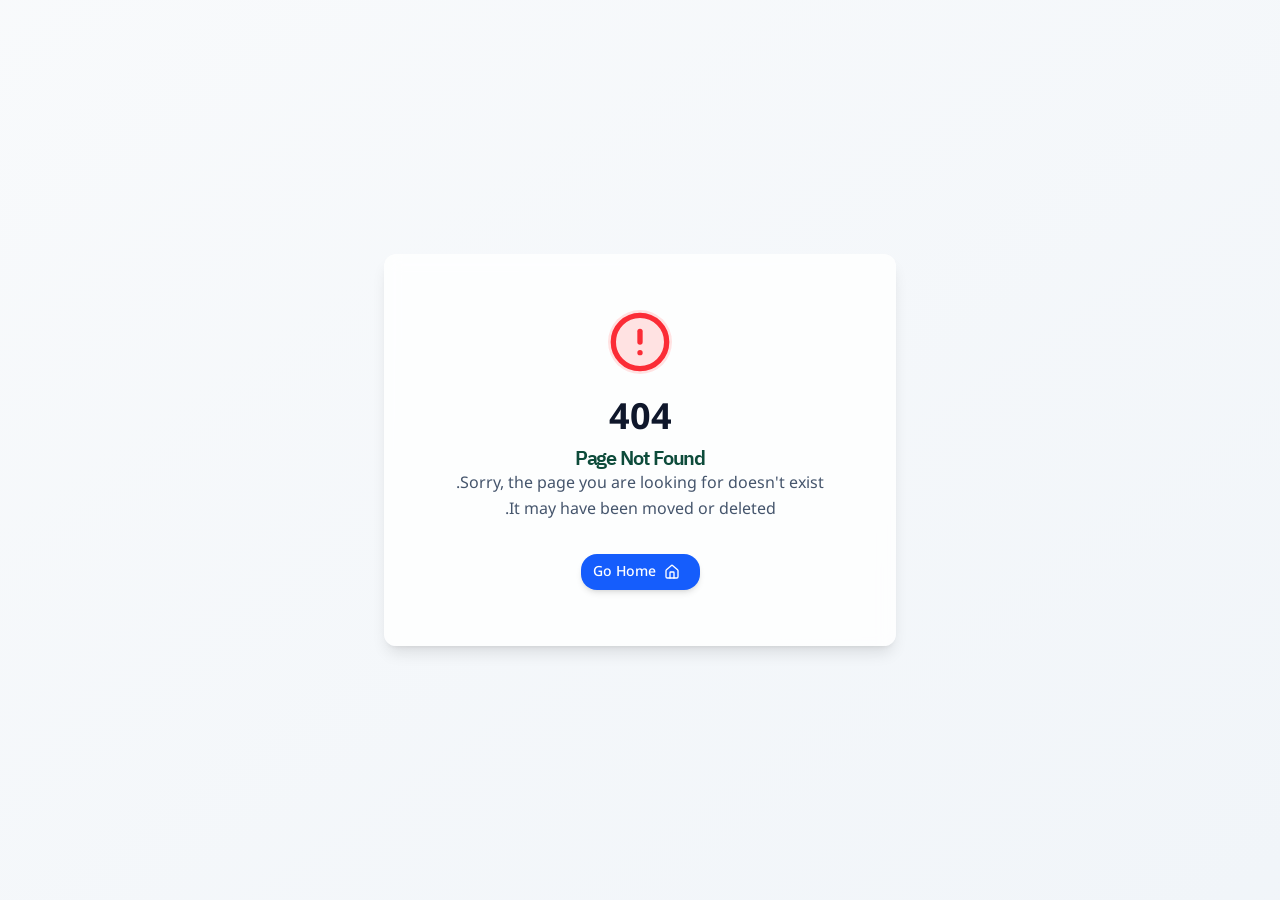
<file: index.html>
<!doctype html>
<html lang="ar" dir="rtl">
  <head>
    <meta charset="UTF-8" />
    <meta name="viewport" content="width=device-width, initial-scale=1.0, maximum-scale=1" />
    <meta name="theme-color" content="#0D4B3A" />
    <meta name="description" content="بروفيشنال بلس — استشارات اقتصادية ودراسات جدوى تساعدك على بناء قرارات استثمارية واضحة ومدروسة." />
    <meta property="og:locale" content="ar_SA" />
    <meta property="og:type" content="website" />
    <meta property="og:title" content="بروفيشنال بلس | استشارات اقتصادية ودراسات جدوى" />
    <meta property="og:description" content="صورة استثمارية أوضح تبدأ بتحليل السوق والأرقام والخطة." />
    <link rel="manifest" href="/manifest.webmanifest" />
    <title>بروفيشنال بلس | استشارات اقتصادية ودراسات جدوى</title>
    <script type="module" crossorigin src="/assets/index-BsNMEJTT.js"></script>
    <link rel="stylesheet" crossorigin href="/assets/index-PkZLSe7d.css">
  </head>
  <body>
    <div id="root"></div>
  </body>
</html>
</file>
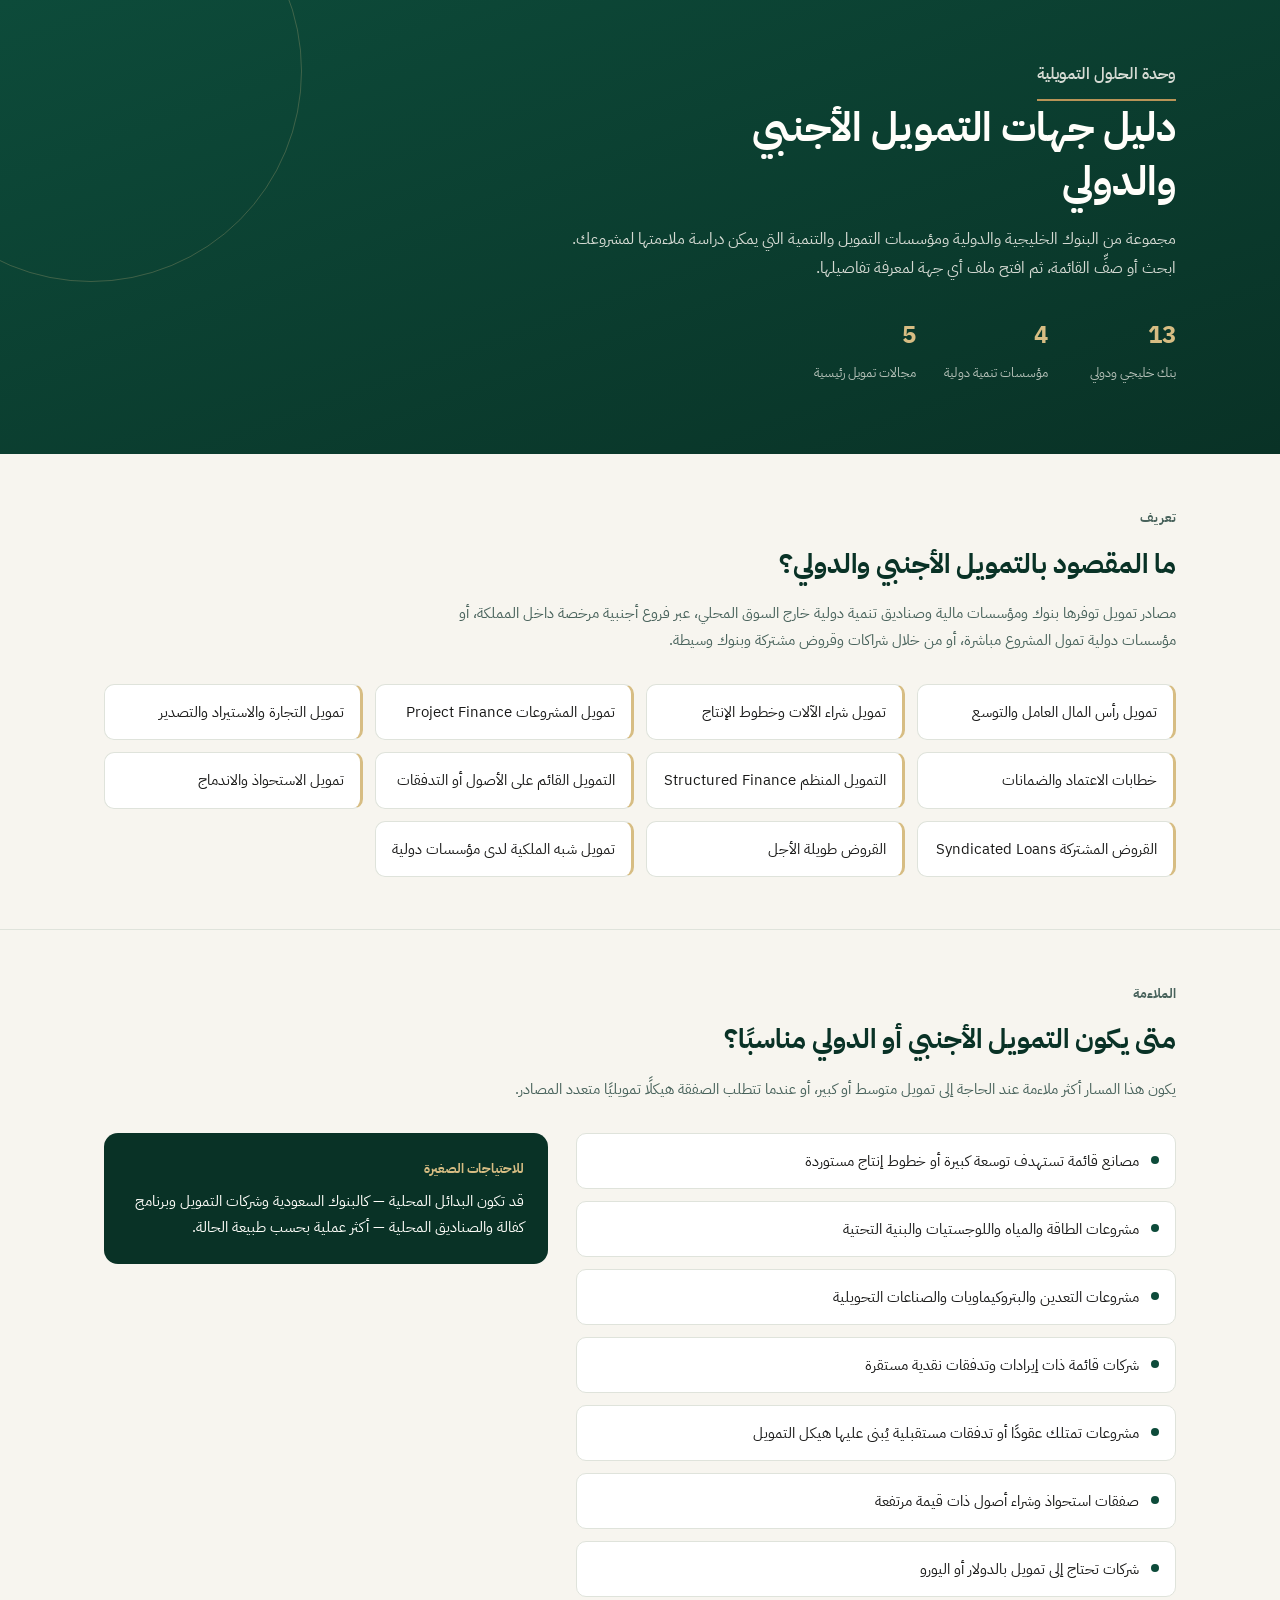
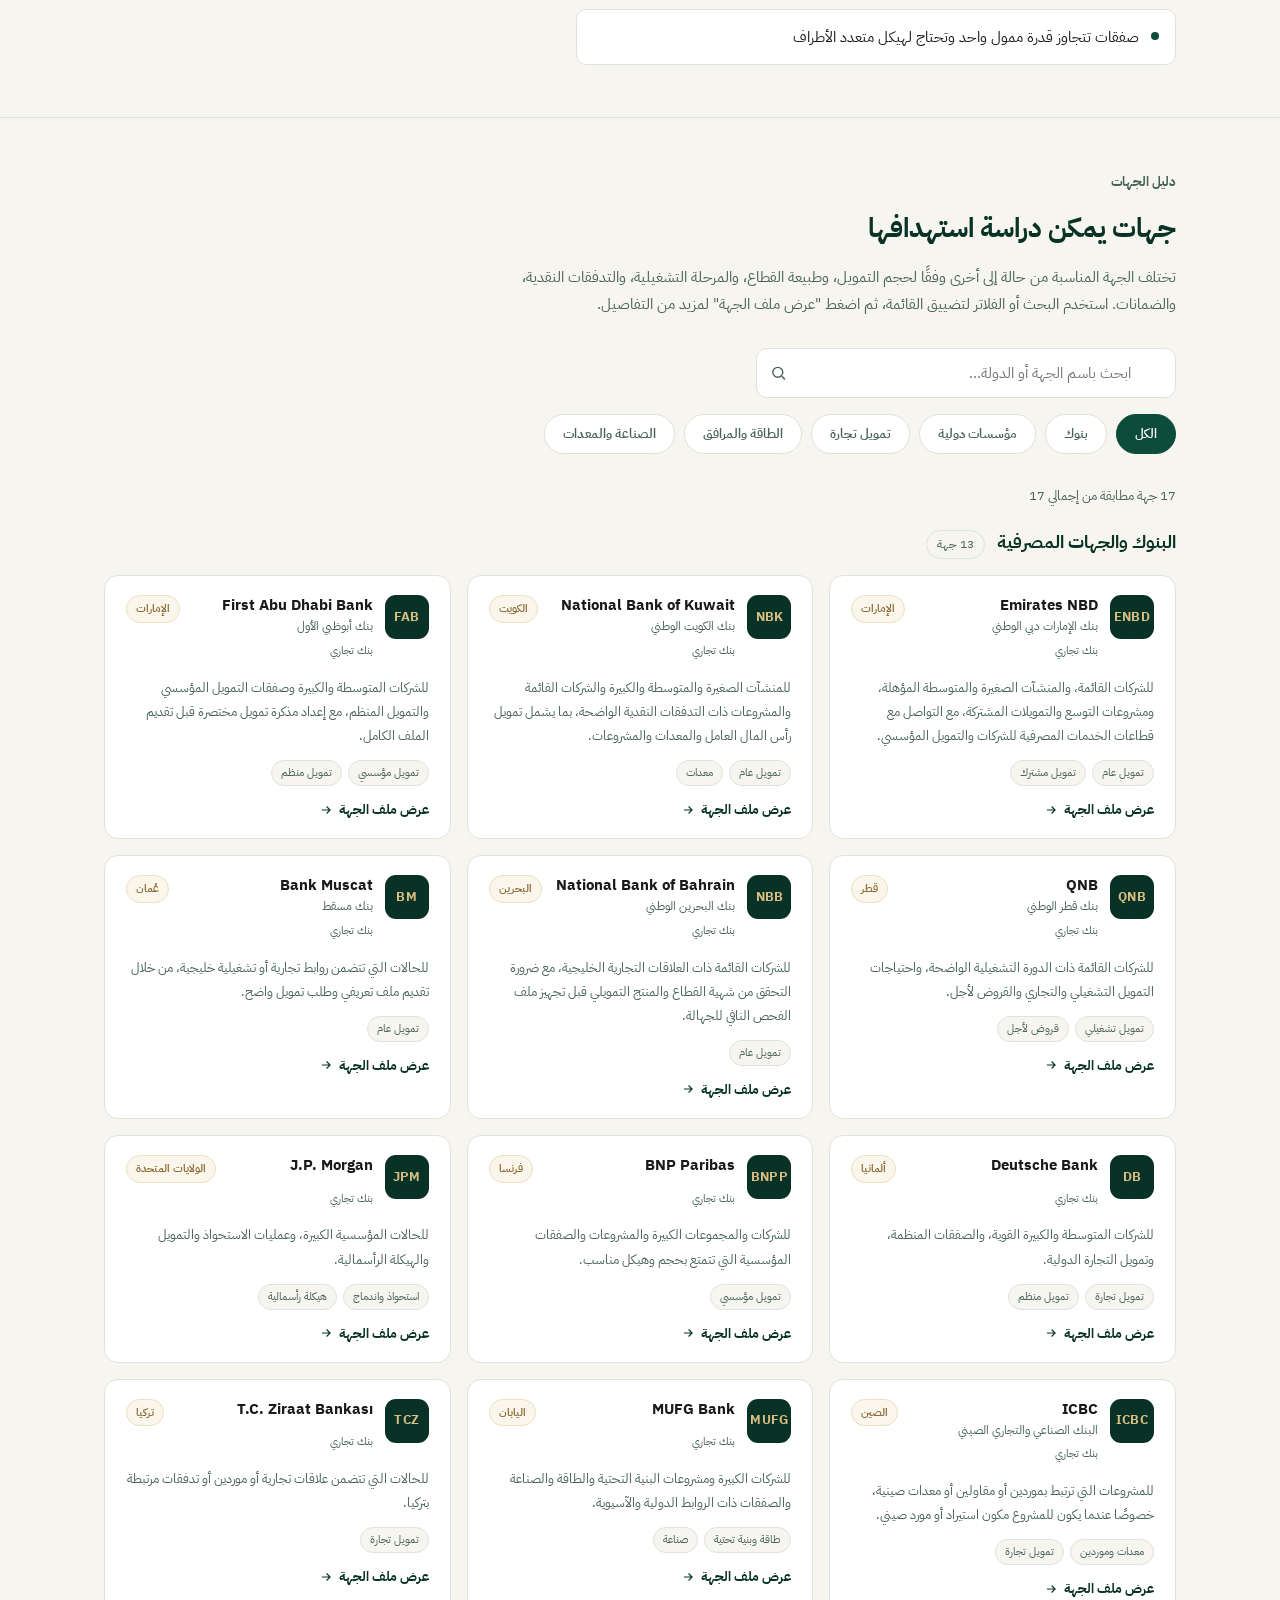
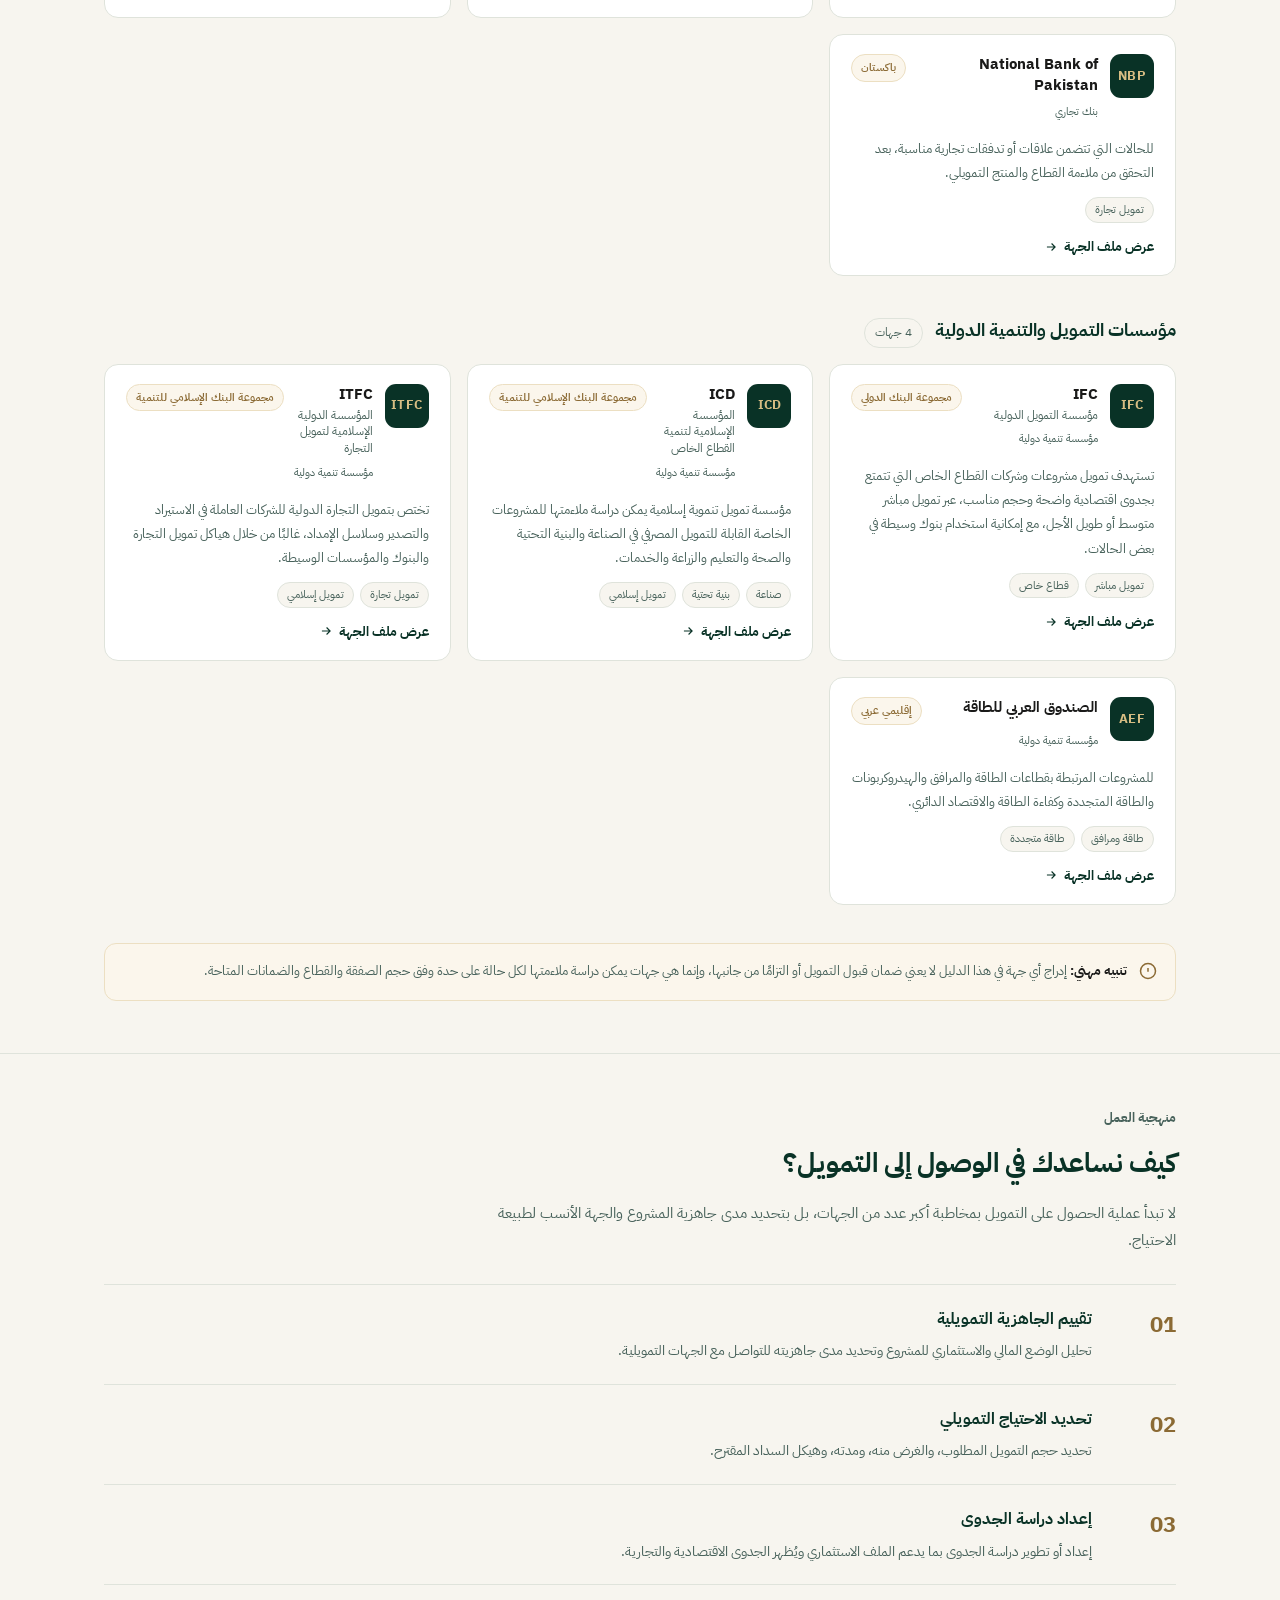
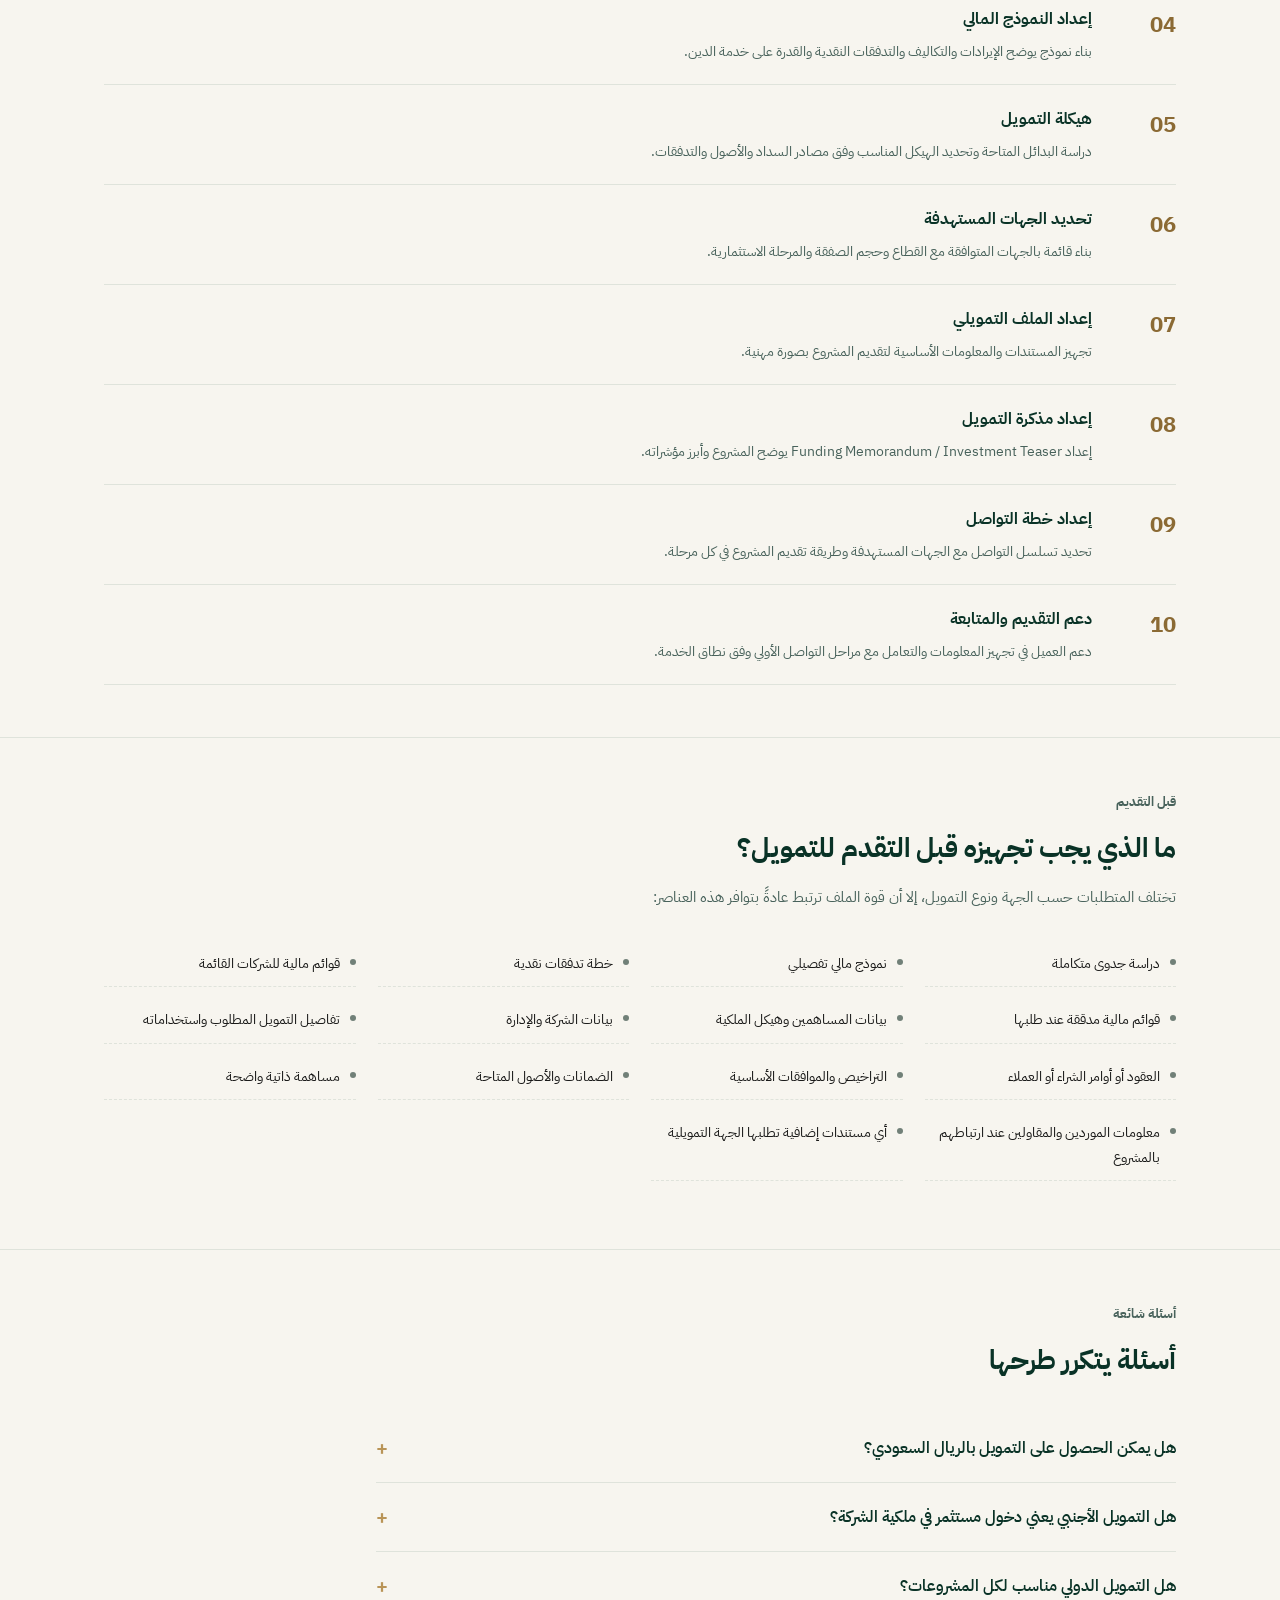
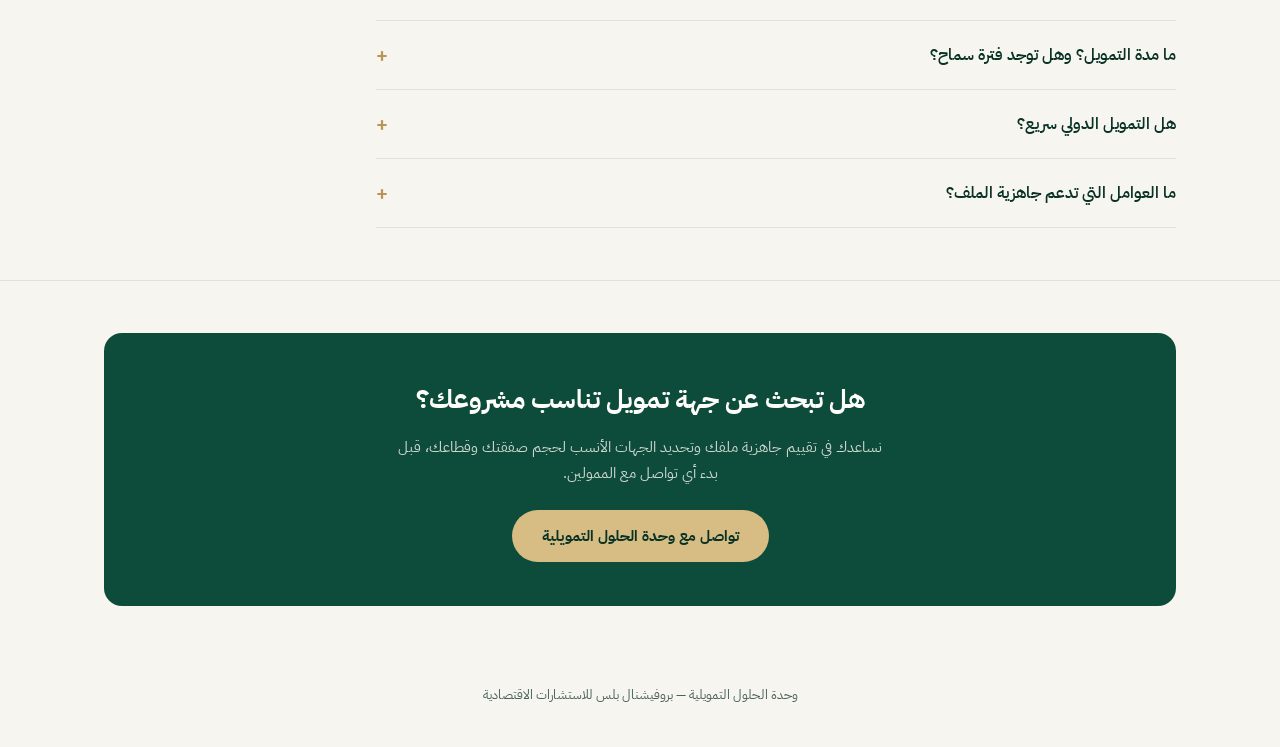
<file: funding-sources.html>
<!DOCTYPE html>
<html lang="ar" dir="rtl">
<head>
<meta charset="UTF-8">
<meta name="viewport" content="width=device-width, initial-scale=1, viewport-fit=cover">
<meta name="theme-color" content="#0D4B3A">
<meta name="description" content="دليل جهات التمويل الأجنبي والدولي لدى وحدة الحلول التمويلية في بروفيشنال بلس — بنوك خليجية ودولية ومؤسسات تنمية، مع ملف تفصيلي لكل جهة.">
<title>جهات التمويل الأجنبي والدولي | بروفيشنال بلس</title>
<link rel="preconnect" href="https://fonts.googleapis.com">
<link rel="preconnect" href="https://fonts.gstatic.com" crossorigin>
<link href="https://fonts.googleapis.com/css2?family=IBM+Plex+Sans+Arabic:wght@400;500;600;700&family=Noto+Sans+Arabic:wght@400;500;600;700&display=swap" rel="stylesheet">
<style>
  :root{
    --green:#0D4B3A;--green-deep:#093226;--cream:#F7F5EF;--cream-2:#FFFEFA;
    --gold:#D7BD83;--gold-deep:#B99457;--sage:#718078;--sage-deep:#48625B;
    --ink:#1A1A19;--line:#DFE3DB;--white:#FFFFFF;--gold-text:#8B6A34;
    box-sizing:border-box;padding-top:env(safe-area-inset-top,0px);padding-bottom:env(safe-area-inset-bottom,0px);
  }
  *{box-sizing:border-box;}
  html{scroll-padding-top:env(safe-area-inset-top,0px);}
  body{margin:0;background:var(--cream);color:var(--ink);font-family:"IBM Plex Sans Arabic","Noto Sans Arabic",Tahoma,Arial,sans-serif;line-height:1.8;}
  img,svg{max-width:100%;display:block;}
  a{color:inherit;}
  button{font-family:inherit;}
  .wrap{max-width:1120px;margin:0 auto;padding-inline:24px;}
  @media (max-width:640px){.wrap{padding-inline:18px;}}

  /* ---------- Hero ---------- */
  .hero{background:linear-gradient(160deg,var(--green) 0%,var(--green-deep) 100%);color:var(--cream-2);padding:60px 0 68px;position:relative;overflow:hidden;}
  .hero::after{content:"";position:absolute;inset-inline-end:-120px;top:-140px;width:420px;height:420px;border-radius:50%;border:1px solid rgba(215,189,131,.25);}
  .kicker{display:inline-block;color:var(--gold);font-weight:600;font-size:13.5px;padding-bottom:10px;border-bottom:2px solid var(--gold-deep);margin-bottom:20px;}
  .hero h1{margin:0 0 16px;font-size:clamp(26px,4.2vw,40px);font-weight:700;max-width:20ch;line-height:1.35;}
  .hero p{margin:0;max-width:64ch;color:rgba(247,245,239,.86);font-size:16px;}
  .hero-stats{display:flex;flex-wrap:wrap;gap:28px;margin-top:32px;}
  .hero-stats div{min-width:100px;}
  .hero-stats b{display:block;font-size:24px;color:var(--gold);}
  .hero-stats span{font-size:12.5px;color:rgba(247,245,239,.72);}

  /* ---------- Section shell ---------- */
  section{padding:52px 0;}
  section + section{border-top:1px solid var(--line);}
  .head{max-width:72ch;margin-bottom:30px;}
  .head .eyebrow{color:var(--sage-deep);font-weight:700;font-size:13px;margin:0 0 10px;}
  .head h2{margin:0 0 12px;font-size:clamp(21px,2.6vw,27px);color:var(--green-deep);}
  .head p{margin:0;color:var(--sage-deep);font-size:15px;}

  /* ---------- Definition / forms ---------- */
  .forms-grid{display:grid;grid-template-columns:repeat(auto-fill,minmax(230px,1fr));gap:12px;margin-top:24px;}
  .form-item{background:var(--white);border:1px solid var(--line);border-radius:10px;padding:14px 16px;font-size:14.5px;border-inline-start:3px solid var(--gold);}

  /* ---------- Suitability ---------- */
  .fit-columns{display:grid;grid-template-columns:1.15fr .85fr;gap:28px;}
  @media (max-width:760px){.fit-columns{grid-template-columns:1fr;}}
  .fit-list{list-style:none;margin:0;padding:0;display:flex;flex-direction:column;gap:12px;}
  .fit-list li{display:flex;gap:12px;padding:14px 16px;background:var(--white);border:1px solid var(--line);border-radius:10px;font-size:14.5px;}
  .fit-list li::before{content:"";flex-shrink:0;width:8px;height:8px;margin-top:8px;border-radius:50%;background:var(--green);}
  .note-box{background:var(--green-deep);color:var(--cream-2);border-radius:14px;padding:24px;font-size:14.5px;align-self:start;}
  .note-box strong{color:var(--gold);display:block;margin-bottom:8px;font-size:13px;}

  /* ---------- Directory: search + filters ---------- */
  .directory-tools{display:flex;flex-direction:column;gap:16px;margin-bottom:30px;}
  .search-box{position:relative;max-width:420px;}
  .search-box input{width:100%;font-family:inherit;font-size:14.5px;padding:13px 44px 13px 16px;border-radius:11px;border:1px solid var(--line);background:var(--white);color:var(--ink);outline:none;}
  .search-box input:focus{border-color:var(--gold-deep);}
  .search-box svg{position:absolute;inset-inline-end:14px;top:50%;transform:translateY(-50%);color:var(--sage-deep);pointer-events:none;}
  .filter-row{display:flex;flex-wrap:wrap;gap:9px;}
  .chip{font-size:13.3px;font-weight:600;padding:9px 18px;border-radius:999px;border:1px solid var(--line);background:var(--white);color:var(--sage-deep);cursor:pointer;}
  .chip[aria-pressed="true"]{background:var(--green);border-color:var(--green);color:var(--cream-2);}
  .result-count{font-size:13px;color:var(--sage-deep);margin:0 0 18px;}
  .no-results{display:none;text-align:center;padding:44px 20px;color:var(--sage-deep);font-size:14.5px;background:var(--white);border:1px dashed var(--line);border-radius:14px;}

  .cat-block{margin-bottom:38px;}
  .cat-block:last-child{margin-bottom:0;}
  .cat-block.is-empty{display:none;}
  .cat-title{display:flex;align-items:baseline;gap:12px;margin:0 0 16px;}
  .cat-title h3{margin:0;font-size:18px;color:var(--green-deep);}
  .cat-title span{font-size:12px;color:var(--sage-deep);border:1px solid var(--line);padding:3px 10px;border-radius:999px;}

  .entity-grid{display:grid;grid-template-columns:repeat(auto-fill,minmax(272px,1fr));gap:16px;}
  .entity-card{background:var(--white);border:1px solid var(--line);border-radius:14px;padding:19px 21px;display:flex;flex-direction:column;gap:12px;transition:border-color .2s ease, transform .2s ease;}
  .entity-card:hover{border-color:var(--gold-deep);transform:translateY(-2px);}
  .entity-card.is-hidden{display:none;}
  .entity-card .row-top{display:flex;gap:12px;align-items:flex-start;}
  .logo-badge{
    flex-shrink:0;width:44px;height:44px;border-radius:11px;
    display:flex;align-items:center;justify-content:center;
    background:var(--green-deep);color:var(--gold);
    font-weight:700;font-size:12.5px;letter-spacing:.2px;
  }
  .entity-card .name-block{flex:1;min-width:0;}
  .entity-card .name-row{display:flex;justify-content:space-between;align-items:flex-start;gap:8px;}
  .entity-card h4{margin:0;font-size:15px;color:var(--ink);line-height:1.4;}
  .entity-card h4 em{display:block;font-style:normal;font-size:12px;color:var(--sage-deep);font-weight:400;margin-top:2px;}
  .country-tag{flex-shrink:0;font-size:11px;font-weight:600;color:var(--gold-text);background:#FBF6EC;border:1px solid #ECDFC2;padding:3px 9px;border-radius:999px;white-space:nowrap;}
  .type-tag{display:inline-block;font-size:10.5px;color:var(--sage-deep);margin-top:5px;}
  .entity-card p{margin:0;font-size:13.4px;color:var(--sage-deep);}
  .entity-card .tags{display:flex;flex-wrap:wrap;gap:6px;}
  .entity-card .tags span{font-size:11px;color:var(--sage-deep);background:var(--cream);border:1px solid var(--line);padding:2px 9px;border-radius:999px;}
  .profile-btn{
    margin-top:2px;align-self:flex-start;
    font-size:12.8px;font-weight:700;color:var(--green-deep);
    background:none;border:none;cursor:pointer;
    padding:0;display:flex;align-items:center;gap:6px;
  }
  .profile-btn:hover{color:var(--gold-deep);}
  .profile-btn svg{transition:transform .15s ease;}
  .profile-btn:hover svg{transform:translateX(-3px);}

  .disclaimer{display:flex;gap:12px;align-items:flex-start;background:#FBF6EC;border:1px solid #ECDFC2;border-radius:12px;padding:16px 18px;margin-top:30px;font-size:13.3px;color:var(--sage-deep);}
  .disclaimer svg{flex-shrink:0;color:var(--gold-text);margin-top:2px;}
  .disclaimer strong{color:var(--ink);}

  /* ---------- Modal ---------- */
  .modal-overlay{
    position:fixed;inset:0;background:rgba(9,50,38,.6);
    display:flex;align-items:center;justify-content:center;
    padding:20px;z-index:100;
  }
  .modal-overlay[hidden]{display:none;}
  .modal-card{
    background:var(--cream-2);border-radius:18px;
    max-width:520px;width:100%;max-height:88vh;overflow-y:auto;
    padding:30px 28px 26px;position:relative;
    box-shadow:0 30px 70px rgba(9,50,38,.35);
  }
  .modal-close{
    position:absolute;top:16px;left:16px;
    width:32px;height:32px;border-radius:50%;
    border:1px solid var(--line);background:var(--white);
    color:var(--sage-deep);font-size:16px;cursor:pointer;
    display:flex;align-items:center;justify-content:center;
  }
  .modal-close:hover{border-color:var(--gold-deep);color:var(--green-deep);}
  .modal-head{display:flex;gap:14px;align-items:flex-start;margin-bottom:16px;padding-inline-end:36px;}
  .modal-logo{width:56px;height:56px;border-radius:13px;flex-shrink:0;display:flex;align-items:center;justify-content:center;background:var(--green-deep);color:var(--gold);font-weight:700;font-size:14px;}
  .modal-type{display:block;font-size:12px;color:var(--sage-deep);margin-bottom:4px;}
  .modal-head h3{margin:0;font-size:19px;color:var(--green-deep);line-height:1.4;}
  .modal-country{display:inline-block;margin-top:6px;font-size:12px;font-weight:600;color:var(--gold-text);background:#FBF6EC;border:1px solid #ECDFC2;padding:3px 10px;border-radius:999px;}
  .modal-card p{font-size:14.3px;color:var(--ink);margin:0 0 16px;}
  .modal-tags{display:flex;flex-wrap:wrap;gap:7px;margin-bottom:18px;}
  .modal-tags span{font-size:12px;color:var(--sage-deep);background:var(--cream);border:1px solid var(--line);padding:4px 11px;border-radius:999px;}
  .modal-approach{background:var(--cream);border-radius:12px;padding:14px 16px;font-size:13.3px;color:var(--sage-deep);border-inline-start:3px solid var(--gold);}
  .modal-approach strong{display:block;color:var(--ink);font-size:12.5px;margin-bottom:5px;}

  /* ---------- Process ---------- */
  .process-list{display:flex;flex-direction:column;margin-top:8px;}
  .process-item{display:grid;grid-template-columns:64px 1fr;gap:20px;padding:20px 0;border-top:1px solid var(--line);}
  .process-item:last-child{border-bottom:1px solid var(--line);}
  .process-num{font-size:22px;font-weight:700;color:var(--gold-text);font-variant-numeric:tabular-nums;}
  .process-item h4{margin:0 0 6px;font-size:15.5px;color:var(--green-deep);}
  .process-item p{margin:0;font-size:14px;color:var(--sage-deep);max-width:65ch;}

  /* ---------- Checklist ---------- */
  .checklist{display:grid;grid-template-columns:repeat(auto-fill,minmax(240px,1fr));gap:10px 22px;margin-top:8px;list-style:none;padding:0;}
  .checklist li{font-size:14px;padding:10px 0;border-bottom:1px dashed var(--line);display:flex;gap:10px;}
  .checklist li::before{content:"";width:6px;height:6px;border-radius:50%;background:var(--sage);margin-top:8px;flex-shrink:0;}

  /* ---------- FAQ ---------- */
  .faq{max-width:80ch;}
  details{border-bottom:1px solid var(--line);padding:16px 0;}
  summary{cursor:pointer;font-weight:600;font-size:15.5px;color:var(--green-deep);list-style:none;display:flex;justify-content:space-between;align-items:center;gap:14px;}
  summary::-webkit-details-marker{display:none;}
  summary::after{content:"+";font-size:20px;color:var(--gold-deep);flex-shrink:0;}
  details[open] summary::after{content:"–";}
  details p{margin:12px 0 0;font-size:14.3px;color:var(--sage-deep);}

  /* ---------- CTA ---------- */
  .cta{background:var(--green);color:var(--cream-2);border-radius:18px;padding:44px 36px;text-align:center;}
  .cta h2{margin:0 0 10px;font-size:clamp(20px,2.6vw,26px);}
  .cta p{margin:0 auto 24px;max-width:56ch;color:rgba(247,245,239,.82);font-size:14.5px;}
  .cta .btn{display:inline-block;background:var(--gold);color:var(--green-deep);font-weight:700;font-size:14.5px;padding:13px 30px;border-radius:999px;text-decoration:none;}

  footer{text-align:center;color:var(--sage-deep);font-size:12.5px;padding:26px 20px 40px;}
</style>
</head>
<body>

<header class="hero">
  <div class="wrap">
    <p class="kicker">وحدة الحلول التمويلية</p>
    <h1>دليل جهات التمويل الأجنبي والدولي</h1>
    <p>مجموعة من البنوك الخليجية والدولية ومؤسسات التمويل والتنمية التي يمكن دراسة ملاءمتها لمشروعك. ابحث أو صفِّ القائمة، ثم افتح ملف أي جهة لمعرفة تفاصيلها.</p>
    <div class="hero-stats">
      <div><b>13</b><span>بنك خليجي ودولي</span></div>
      <div><b>4</b><span>مؤسسات تنمية دولية</span></div>
      <div><b>5</b><span>مجالات تمويل رئيسية</span></div>
    </div>
  </div>
</header>

<section id="definition">
  <div class="wrap">
    <div class="head">
      <p class="eyebrow">تعريف</p>
      <h2>ما المقصود بالتمويل الأجنبي والدولي؟</h2>
      <p>مصادر تمويل توفرها بنوك ومؤسسات مالية وصناديق تنمية دولية خارج السوق المحلي، عبر فروع أجنبية مرخصة داخل المملكة، أو مؤسسات دولية تمول المشروع مباشرة، أو من خلال شراكات وقروض مشتركة وبنوك وسيطة.</p>
    </div>
    <div class="forms-grid">
      <div class="form-item">تمويل رأس المال العامل والتوسع</div>
      <div class="form-item">تمويل شراء الآلات وخطوط الإنتاج</div>
      <div class="form-item">تمويل المشروعات Project Finance</div>
      <div class="form-item">تمويل التجارة والاستيراد والتصدير</div>
      <div class="form-item">خطابات الاعتماد والضمانات</div>
      <div class="form-item">التمويل المنظم Structured Finance</div>
      <div class="form-item">التمويل القائم على الأصول أو التدفقات</div>
      <div class="form-item">تمويل الاستحواذ والاندماج</div>
      <div class="form-item">القروض المشتركة Syndicated Loans</div>
      <div class="form-item">القروض طويلة الأجل</div>
      <div class="form-item">تمويل شبه الملكية لدى مؤسسات دولية</div>
    </div>
  </div>
</section>

<section id="fit">
  <div class="wrap">
    <div class="head">
      <p class="eyebrow">الملاءمة</p>
      <h2>متى يكون التمويل الأجنبي أو الدولي مناسبًا؟</h2>
      <p>يكون هذا المسار أكثر ملاءمة عند الحاجة إلى تمويل متوسط أو كبير، أو عندما تتطلب الصفقة هيكلًا تمويليًا متعدد المصادر.</p>
    </div>
    <div class="fit-columns">
      <ul class="fit-list">
        <li>مصانع قائمة تستهدف توسعة كبيرة أو خطوط إنتاج مستوردة</li>
        <li>مشروعات الطاقة والمياه واللوجستيات والبنية التحتية</li>
        <li>مشروعات التعدين والبتروكيماويات والصناعات التحويلية</li>
        <li>شركات قائمة ذات إيرادات وتدفقات نقدية مستقرة</li>
        <li>مشروعات تمتلك عقودًا أو تدفقات مستقبلية يُبنى عليها هيكل التمويل</li>
        <li>صفقات استحواذ وشراء أصول ذات قيمة مرتفعة</li>
        <li>شركات تحتاج إلى تمويل بالدولار أو اليورو</li>
        <li>صفقات تتجاوز قدرة ممول واحد وتحتاج لهيكل متعدد الأطراف</li>
      </ul>
      <div class="note-box">
        <strong>للاحتياجات الصغيرة</strong>
        قد تكون البدائل المحلية — كالبنوك السعودية وشركات التمويل وبرنامج كفالة والصناديق المحلية — أكثر عملية بحسب طبيعة الحالة.
      </div>
    </div>
  </div>
</section>

<section id="entities">
  <div class="wrap">
    <div class="head">
      <p class="eyebrow">دليل الجهات</p>
      <h2>جهات يمكن دراسة استهدافها</h2>
      <p>تختلف الجهة المناسبة من حالة إلى أخرى وفقًا لحجم التمويل، وطبيعة القطاع، والمرحلة التشغيلية، والتدفقات النقدية، والضمانات. استخدم البحث أو الفلاتر لتضييق القائمة، ثم اضغط "عرض ملف الجهة" لمزيد من التفاصيل.</p>
    </div>

    <div class="directory-tools">
      <div class="search-box">
        <input id="entitySearch" type="text" placeholder="ابحث باسم الجهة أو الدولة...">
        <svg width="17" height="17" viewBox="0 0 24 24" fill="none" stroke="currentColor" stroke-width="2"><circle cx="11" cy="11" r="7"/><path d="m21 21-4.3-4.3"/></svg>
      </div>
      <div class="filter-row" id="filterRow">
        <button class="chip" data-filter="all" aria-pressed="true">الكل</button>
        <button class="chip" data-filter="bank" aria-pressed="false">بنوك</button>
        <button class="chip" data-filter="dev" aria-pressed="false">مؤسسات دولية</button>
        <button class="chip" data-filter="trade" aria-pressed="false">تمويل تجارة</button>
        <button class="chip" data-filter="energy" aria-pressed="false">الطاقة والمرافق</button>
        <button class="chip" data-filter="industry" aria-pressed="false">الصناعة والمعدات</button>
      </div>
    </div>

    <p class="result-count" id="resultCount"></p>

    <div class="cat-block" id="block-bank" data-block>
      <div class="cat-title"><h3>البنوك والجهات المصرفية</h3><span>13 جهة</span></div>
      <div class="entity-grid" id="grid-bank"></div>
    </div>

    <div class="cat-block" id="block-dev" data-block>
      <div class="cat-title"><h3>مؤسسات التمويل والتنمية الدولية</h3><span>4 جهات</span></div>
      <div class="entity-grid" id="grid-dev"></div>
    </div>

    <p class="no-results" id="noResults">لا توجد جهات مطابقة لبحثك أو للفلتر المحدد. جرّب كلمة أخرى أو اختر "الكل".</p>

    <div class="disclaimer">
      <svg width="18" height="18" viewBox="0 0 24 24" fill="none" stroke="currentColor" stroke-width="2"><circle cx="12" cy="12" r="10"/><line x1="12" y1="8" x2="12" y2="13"/><line x1="12" y1="16" x2="12.01" y2="16"/></svg>
      <span><strong>تنبيه مهني:</strong> إدراج أي جهة في هذا الدليل لا يعني ضمان قبول التمويل أو التزامًا من جانبها، وإنما هي جهات يمكن دراسة ملاءمتها لكل حالة على حدة وفق حجم الصفقة والقطاع والضمانات المتاحة.</span>
    </div>
  </div>
</section>

<section id="process">
  <div class="wrap">
    <div class="head">
      <p class="eyebrow">منهجية العمل</p>
      <h2>كيف نساعدك في الوصول إلى التمويل؟</h2>
      <p>لا تبدأ عملية الحصول على التمويل بمخاطبة أكبر عدد من الجهات، بل بتحديد مدى جاهزية المشروع والجهة الأنسب لطبيعة الاحتياج.</p>
    </div>
    <div class="process-list">
      <div class="process-item"><span class="process-num">01</span><div><h4>تقييم الجاهزية التمويلية</h4><p>تحليل الوضع المالي والاستثماري للمشروع وتحديد مدى جاهزيته للتواصل مع الجهات التمويلية.</p></div></div>
      <div class="process-item"><span class="process-num">02</span><div><h4>تحديد الاحتياج التمويلي</h4><p>تحديد حجم التمويل المطلوب، والغرض منه، ومدته، وهيكل السداد المقترح.</p></div></div>
      <div class="process-item"><span class="process-num">03</span><div><h4>إعداد دراسة الجدوى</h4><p>إعداد أو تطوير دراسة الجدوى بما يدعم الملف الاستثماري ويُظهر الجدوى الاقتصادية والتجارية.</p></div></div>
      <div class="process-item"><span class="process-num">04</span><div><h4>إعداد النموذج المالي</h4><p>بناء نموذج يوضح الإيرادات والتكاليف والتدفقات النقدية والقدرة على خدمة الدين.</p></div></div>
      <div class="process-item"><span class="process-num">05</span><div><h4>هيكلة التمويل</h4><p>دراسة البدائل المتاحة وتحديد الهيكل المناسب وفق مصادر السداد والأصول والتدفقات.</p></div></div>
      <div class="process-item"><span class="process-num">06</span><div><h4>تحديد الجهات المستهدفة</h4><p>بناء قائمة بالجهات المتوافقة مع القطاع وحجم الصفقة والمرحلة الاستثمارية.</p></div></div>
      <div class="process-item"><span class="process-num">07</span><div><h4>إعداد الملف التمويلي</h4><p>تجهيز المستندات والمعلومات الأساسية لتقديم المشروع بصورة مهنية.</p></div></div>
      <div class="process-item"><span class="process-num">08</span><div><h4>إعداد مذكرة التمويل</h4><p>إعداد Funding Memorandum / Investment Teaser يوضح المشروع وأبرز مؤشراته.</p></div></div>
      <div class="process-item"><span class="process-num">09</span><div><h4>إعداد خطة التواصل</h4><p>تحديد تسلسل التواصل مع الجهات المستهدفة وطريقة تقديم المشروع في كل مرحلة.</p></div></div>
      <div class="process-item"><span class="process-num">10</span><div><h4>دعم التقديم والمتابعة</h4><p>دعم العميل في تجهيز المعلومات والتعامل مع مراحل التواصل الأولي وفق نطاق الخدمة.</p></div></div>
    </div>
  </div>
</section>

<section id="checklist">
  <div class="wrap">
    <div class="head">
      <p class="eyebrow">قبل التقديم</p>
      <h2>ما الذي يجب تجهيزه قبل التقدم للتمويل؟</h2>
      <p>تختلف المتطلبات حسب الجهة ونوع التمويل، إلا أن قوة الملف ترتبط عادةً بتوافر هذه العناصر:</p>
    </div>
    <ul class="checklist">
      <li>دراسة جدوى متكاملة</li>
      <li>نموذج مالي تفصيلي</li>
      <li>خطة تدفقات نقدية</li>
      <li>قوائم مالية للشركات القائمة</li>
      <li>قوائم مالية مدققة عند طلبها</li>
      <li>بيانات المساهمين وهيكل الملكية</li>
      <li>بيانات الشركة والإدارة</li>
      <li>تفاصيل التمويل المطلوب واستخداماته</li>
      <li>العقود أو أوامر الشراء أو العملاء</li>
      <li>التراخيص والموافقات الأساسية</li>
      <li>الضمانات والأصول المتاحة</li>
      <li>مساهمة ذاتية واضحة</li>
      <li>معلومات الموردين والمقاولين عند ارتباطهم بالمشروع</li>
      <li>أي مستندات إضافية تطلبها الجهة التمويلية</li>
    </ul>
  </div>
</section>

<section id="faq">
  <div class="wrap">
    <div class="head">
      <p class="eyebrow">أسئلة شائعة</p>
      <h2>أسئلة يتكرر طرحها</h2>
    </div>
    <div class="faq">
      <details>
        <summary>هل يمكن الحصول على التمويل بالريال السعودي؟</summary>
        <p>نعم، يمكن أن توفر البنوك الأجنبية المرخصة داخل السعودية تمويلًا بالريال، بينما قد تقدم بعض المؤسسات الدولية التمويل بالدولار أو اليورو أو عملات أخرى وفقًا لطبيعة الصفقة.</p>
      </details>
      <details>
        <summary>هل التمويل الأجنبي يعني دخول مستثمر في ملكية الشركة؟</summary>
        <p>ليس بالضرورة؛ فقد يكون التمويل في صورة قرض تمويلي أو تمويل مشروع أو معدات أو رأس مال عامل أو تمويل تجارة أو منظم أو مشترك. وفي حالات محدودة قد تُقدَّم جهات استثمارًا في الملكية أو تمويلًا شبه رأسمالي.</p>
      </details>
      <details>
        <summary>هل التمويل الدولي مناسب لكل المشروعات؟</summary>
        <p>لا. تختلف الملاءمة باختلاف حجم المشروع ومرحلة التشغيل وقوة المركز المالي والقدرة على السداد والتدفقات والضمانات. الشركات القائمة والمشروعات المتوسطة والكبيرة ذات النموذج المالي الواضح أكثر قابلية لدراسة هذا المسار، بينما تحتاج المشروعات الجديدة إلى مساهمة ذاتية ودراسة جدوى قوية وضمانات مناسبة.</p>
      </details>
      <details>
        <summary>ما مدة التمويل؟ وهل توجد فترة سماح؟</summary>
        <p>تختلف المدة حسب نوع التمويل؛ فتمويل رأس المال العامل غالبًا قصير الأجل، بينما تمتد تمويلات المشروعات والمعدات لسنوات، وقد تطول المدة لدى مؤسسات التمويل التنموية. وقد تتضمن بعض الهياكل فترة سماح للمشروعات التي تحتاج إنشاءً أو تشغيلًا قبل توليد الإيرادات.</p>
      </details>
      <details>
        <summary>هل التمويل الدولي سريع؟</summary>
        <p>عادةً لا يكون أسرع من التمويل البنكي المحلي، إذ قد تتطلب الجهات الدولية فحصًا نافيًا للجهالة أكثر تفصيلًا، خصوصًا في المشروعات الكبيرة والمعقدة.</p>
      </details>
      <details>
        <summary>ما العوامل التي تدعم جاهزية الملف؟</summary>
        <p>وجود شركة قائمة ومستقرة، مساهمة ذاتية واضحة، قوائم مالية، نموذج مالي متكامل، عقود أو عملاء حقيقيون، ضمانات مناسبة، وإدارة ذات خبرة مثبتة.</p>
      </details>
    </div>
  </div>
</section>

<section id="cta-section">
  <div class="wrap">
    <div class="cta">
      <h2>هل تبحث عن جهة تمويل تناسب مشروعك؟</h2>
      <p>نساعدك في تقييم جاهزية ملفك وتحديد الجهات الأنسب لحجم صفقتك وقطاعك، قبل بدء أي تواصل مع الممولين.</p>
      <a class="btn" href="#contact">تواصل مع وحدة الحلول التمويلية</a>
    </div>
  </div>
</section>

<footer>وحدة الحلول التمويلية — بروفيشنال بلس للاستشارات الاقتصادية</footer>

<div class="modal-overlay" id="modalOverlay" hidden>
  <div class="modal-card" role="dialog" aria-modal="true" aria-labelledby="modalTitle">
    <button class="modal-close" id="modalClose" aria-label="إغلاق">×</button>
    <div class="modal-head">
      <div class="modal-logo" id="modalLogo"></div>
      <div>
        <span class="modal-type" id="modalType"></span>
        <h3 id="modalTitle"></h3>
        <br><span class="modal-country" id="modalCountry"></span>
      </div>
    </div>
    <p id="modalDesc"></p>
    <div class="modal-tags" id="modalTags"></div>
    <div class="modal-approach" id="modalApproach"></div>
  </div>
</div>

<script>
(function(){
  var ENTITIES = [
    {id:'enbd',code:'ENBD',name:'Emirates NBD',nameAr:'بنك الإمارات دبي الوطني',country:'الإمارات',type:'bank',sectors:['general'],tags:['تمويل عام','تمويل مشترك'],desc:'للشركات القائمة، والمنشآت الصغيرة والمتوسطة المؤهلة، ومشروعات التوسع والتمويلات المشتركة، مع التواصل مع قطاعات الخدمات المصرفية للشركات والتمويل المؤسسي.'},
    {id:'nbk',code:'NBK',name:'National Bank of Kuwait',nameAr:'بنك الكويت الوطني',country:'الكويت',type:'bank',sectors:['general'],tags:['تمويل عام','معدات'],desc:'للمنشآت الصغيرة والمتوسطة والكبيرة والشركات القائمة والمشروعات ذات التدفقات النقدية الواضحة، بما يشمل تمويل رأس المال العامل والمعدات والمشروعات.'},
    {id:'fab',code:'FAB',name:'First Abu Dhabi Bank',nameAr:'بنك أبوظبي الأول',country:'الإمارات',type:'bank',sectors:['general'],tags:['تمويل مؤسسي','تمويل منظم'],desc:'للشركات المتوسطة والكبيرة وصفقات التمويل المؤسسي والتمويل المنظم، مع إعداد مذكرة تمويل مختصرة قبل تقديم الملف الكامل.'},
    {id:'qnb',code:'QNB',name:'QNB',nameAr:'بنك قطر الوطني',country:'قطر',type:'bank',sectors:['general'],tags:['تمويل تشغيلي','قروض لأجل'],desc:'للشركات القائمة ذات الدورة التشغيلية الواضحة، واحتياجات التمويل التشغيلي والتجاري والقروض لأجل.'},
    {id:'nbb',code:'NBB',name:'National Bank of Bahrain',nameAr:'بنك البحرين الوطني',country:'البحرين',type:'bank',sectors:['general'],tags:['تمويل عام'],desc:'للشركات القائمة ذات العلاقات التجارية الخليجية، مع ضرورة التحقق من شهية القطاع والمنتج التمويلي قبل تجهيز ملف الفحص النافي للجهالة.'},
    {id:'bm',code:'BM',name:'Bank Muscat',nameAr:'بنك مسقط',country:'عُمان',type:'bank',sectors:['general'],tags:['تمويل عام'],desc:'للحالات التي تتضمن روابط تجارية أو تشغيلية خليجية، من خلال تقديم ملف تعريفي وطلب تمويل واضح.'},
    {id:'db',code:'DB',name:'Deutsche Bank',country:'ألمانيا',type:'bank',sectors:['trade'],tags:['تمويل تجارة','تمويل منظم'],desc:'للشركات المتوسطة والكبيرة القوية، والصفقات المنظمة، وتمويل التجارة الدولية.'},
    {id:'bnpp',code:'BNPP',name:'BNP Paribas',country:'فرنسا',type:'bank',sectors:['general'],tags:['تمويل مؤسسي'],desc:'للشركات والمجموعات الكبيرة والمشروعات والصفقات المؤسسية التي تتمتع بحجم وهيكل مناسب.'},
    {id:'jpm',code:'JPM',name:'J.P. Morgan',country:'الولايات المتحدة',type:'bank',sectors:['general'],tags:['استحواذ واندماج','هيكلة رأسمالية'],desc:'للحالات المؤسسية الكبيرة، وعمليات الاستحواذ والتمويل والهيكلة الرأسمالية.'},
    {id:'icbc',code:'ICBC',name:'ICBC',nameAr:'البنك الصناعي والتجاري الصيني',country:'الصين',type:'bank',sectors:['industry','trade'],tags:['معدات وموردين','تمويل تجارة'],desc:'للمشروعات التي ترتبط بموردين أو مقاولين أو معدات صينية، خصوصًا عندما يكون للمشروع مكون استيراد أو مورد صيني.'},
    {id:'mufg',code:'MUFG',name:'MUFG Bank',country:'اليابان',type:'bank',sectors:['energy','industry'],tags:['طاقة وبنية تحتية','صناعة'],desc:'للشركات الكبيرة ومشروعات البنية التحتية والطاقة والصناعة والصفقات ذات الروابط الدولية والآسيوية.'},
    {id:'tcz',code:'TCZ',name:'T.C. Ziraat Bankası',country:'تركيا',type:'bank',sectors:['trade'],tags:['تمويل تجارة'],desc:'للحالات التي تتضمن علاقات تجارية أو موردين أو تدفقات مرتبطة بتركيا.'},
    {id:'nbp',code:'NBP',name:'National Bank of Pakistan',country:'باكستان',type:'bank',sectors:['trade'],tags:['تمويل تجارة'],desc:'للحالات التي تتضمن علاقات أو تدفقات تجارية مناسبة، بعد التحقق من ملاءمة القطاع والمنتج التمويلي.'},
    {id:'ifc',code:'IFC',name:'IFC',nameAr:'مؤسسة التمويل الدولية',country:'مجموعة البنك الدولي',type:'dev',sectors:['general'],tags:['تمويل مباشر','قطاع خاص'],desc:'تستهدف تمويل مشروعات وشركات القطاع الخاص التي تتمتع بجدوى اقتصادية واضحة وحجم مناسب، عبر تمويل مباشر متوسط أو طويل الأجل، مع إمكانية استخدام بنوك وسيطة في بعض الحالات.'},
    {id:'icd',code:'ICD',name:'ICD',nameAr:'المؤسسة الإسلامية لتنمية القطاع الخاص',country:'مجموعة البنك الإسلامي للتنمية',type:'dev',sectors:['industry','energy','general'],tags:['صناعة','بنية تحتية','تمويل إسلامي'],desc:'مؤسسة تمويل تنموية إسلامية يمكن دراسة ملاءمتها للمشروعات الخاصة القابلة للتمويل المصرفي في الصناعة والبنية التحتية والصحة والتعليم والزراعة والخدمات.'},
    {id:'itfc',code:'ITFC',name:'ITFC',nameAr:'المؤسسة الدولية الإسلامية لتمويل التجارة',country:'مجموعة البنك الإسلامي للتنمية',type:'dev',sectors:['trade'],tags:['تمويل تجارة','تمويل إسلامي'],desc:'تختص بتمويل التجارة الدولية للشركات العاملة في الاستيراد والتصدير وسلاسل الإمداد، غالبًا من خلال هياكل تمويل التجارة والبنوك والمؤسسات الوسيطة.'},
    {id:'aef',code:'AEF',name:'الصندوق العربي للطاقة',country:'إقليمي عربي',type:'dev',sectors:['energy'],tags:['طاقة ومرافق','طاقة متجددة'],desc:'للمشروعات المرتبطة بقطاعات الطاقة والمرافق والهيدروكربونات والطاقة المتجددة وكفاءة الطاقة والاقتصاد الدائري.'}
  ];

  var TYPE_LABEL = {bank:'بنك تجاري', dev:'مؤسسة تنمية دولية'};
  var APPROACH = {
    bank:'يُفضّل تجهيز مذكرة تمويل مختصرة (Funding Memorandum) وملف تعريفي عن الشركة قبل التواصل مع قطاع الخدمات المصرفية للشركات أو التمويل المؤسسي لدى الجهة.',
    dev:'يتم التقديم غالبًا عبر مقترح استثماري أو ملف مشروع متكامل يشمل دراسة الجدوى والنموذج المالي، وليس عبر نموذج قرض تقليدي موحّد.'
  };

  var gridBank = document.getElementById('grid-bank');
  var gridDev = document.getElementById('grid-dev');

  function cardHTML(e){
    var nameLine = e.nameAr ? '<em>'+e.nameAr+'</em>' : '';
    var tags = e.tags.map(function(t){return '<span>'+t+'</span>';}).join('');
    return (
      '<div class="entity-card" data-id="'+e.id+'" data-type="'+e.type+'" data-sector="'+e.sectors.join(' ')+'" data-name="'+e.name+' '+(e.nameAr||'')+' '+e.country+'">'+
        '<div class="row-top">'+
          '<div class="logo-badge">'+e.code+'</div>'+
          '<div class="name-block">'+
            '<div class="name-row"><h4>'+e.name+nameLine+'</h4><span class="country-tag">'+e.country+'</span></div>'+
            '<span class="type-tag">'+TYPE_LABEL[e.type]+'</span>'+
          '</div>'+
        '</div>'+
        '<p>'+e.desc+'</p>'+
        '<div class="tags">'+tags+'</div>'+
        '<button class="profile-btn" data-open="'+e.id+'">عرض ملف الجهة '+
          '<svg width="14" height="14" viewBox="0 0 24 24" fill="none" stroke="currentColor" stroke-width="2"><path d="M5 12h14M13 6l6 6-6 6"/></svg>'+
        '</button>'+
      '</div>'
    );
  }

  ENTITIES.forEach(function(e){
    var html = cardHTML(e);
    if(e.type === 'bank') gridBank.insertAdjacentHTML('beforeend', html);
    else gridDev.insertAdjacentHTML('beforeend', html);
  });

  /* ---- search + filter ---- */
  var search = document.getElementById('entitySearch');
  var chips = Array.prototype.slice.call(document.querySelectorAll('.chip'));
  var blocks = Array.prototype.slice.call(document.querySelectorAll('[data-block]'));
  var noResults = document.getElementById('noResults');
  var resultCount = document.getElementById('resultCount');
  var activeFilter = 'all';

  function matchesFilter(card, filter){
    if(filter === 'all') return true;
    if(filter === 'bank' || filter === 'dev') return card.getAttribute('data-type') === filter;
    return (card.getAttribute('data-sector') || '').split(' ').indexOf(filter) !== -1;
  }

  function apply(){
    var query = (search.value || '').trim().toLowerCase();
    var cards = Array.prototype.slice.call(document.querySelectorAll('.entity-card'));
    var visible = 0;
    cards.forEach(function(card){
      var name = (card.getAttribute('data-name') || '').toLowerCase();
      var show = matchesFilter(card, activeFilter) && (!query || name.indexOf(query) !== -1);
      card.classList.toggle('is-hidden', !show);
      if(show) visible++;
    });
    blocks.forEach(function(block){
      var anyVisible = block.querySelectorAll('.entity-card:not(.is-hidden)').length > 0;
      block.classList.toggle('is-empty', !anyVisible);
    });
    noResults.style.display = visible === 0 ? 'block' : 'none';
    resultCount.textContent = visible + ' جهة مطابقة من إجمالي ' + cards.length;
  }

  chips.forEach(function(chip){
    chip.addEventListener('click', function(){
      chips.forEach(function(c){ c.setAttribute('aria-pressed','false'); });
      chip.setAttribute('aria-pressed','true');
      activeFilter = chip.getAttribute('data-filter');
      apply();
    });
  });
  search.addEventListener('input', apply);
  apply();

  /* ---- modal ---- */
  var overlay = document.getElementById('modalOverlay');
  var elLogo = document.getElementById('modalLogo');
  var elType = document.getElementById('modalType');
  var elTitle = document.getElementById('modalTitle');
  var elCountry = document.getElementById('modalCountry');
  var elDesc = document.getElementById('modalDesc');
  var elTags = document.getElementById('modalTags');
  var elApproach = document.getElementById('modalApproach');
  var lastFocused = null;

  function openModal(id){
    var e = ENTITIES.filter(function(x){return x.id === id;})[0];
    if(!e) return;
    elLogo.textContent = e.code;
    elType.textContent = TYPE_LABEL[e.type];
    elTitle.textContent = e.name + (e.nameAr ? ' — ' + e.nameAr : '');
    elCountry.textContent = e.country;
    elDesc.textContent = e.desc;
    elTags.innerHTML = e.tags.map(function(t){return '<span>'+t+'</span>';}).join('');
    elApproach.innerHTML = '<strong>طريقة التواصل المقترحة</strong>' + APPROACH[e.type];
    lastFocused = document.activeElement;
    overlay.hidden = false;
    document.getElementById('modalClose').focus();
    document.body.style.overflow = 'hidden';
  }

  function closeModal(){
    overlay.hidden = true;
    document.body.style.overflow = '';
    if(lastFocused) lastFocused.focus();
  }

  document.addEventListener('click', function(ev){
    var openBtn = ev.target.closest('[data-open]');
    if(openBtn){ openModal(openBtn.getAttribute('data-open')); return; }
    if(ev.target === overlay){ closeModal(); }
  });
  document.getElementById('modalClose').addEventListener('click', closeModal);
  document.addEventListener('keydown', function(ev){
    if(ev.key === 'Escape' && !overlay.hidden) closeModal();
  });
})();
</script>

</body>
</html>
</file>
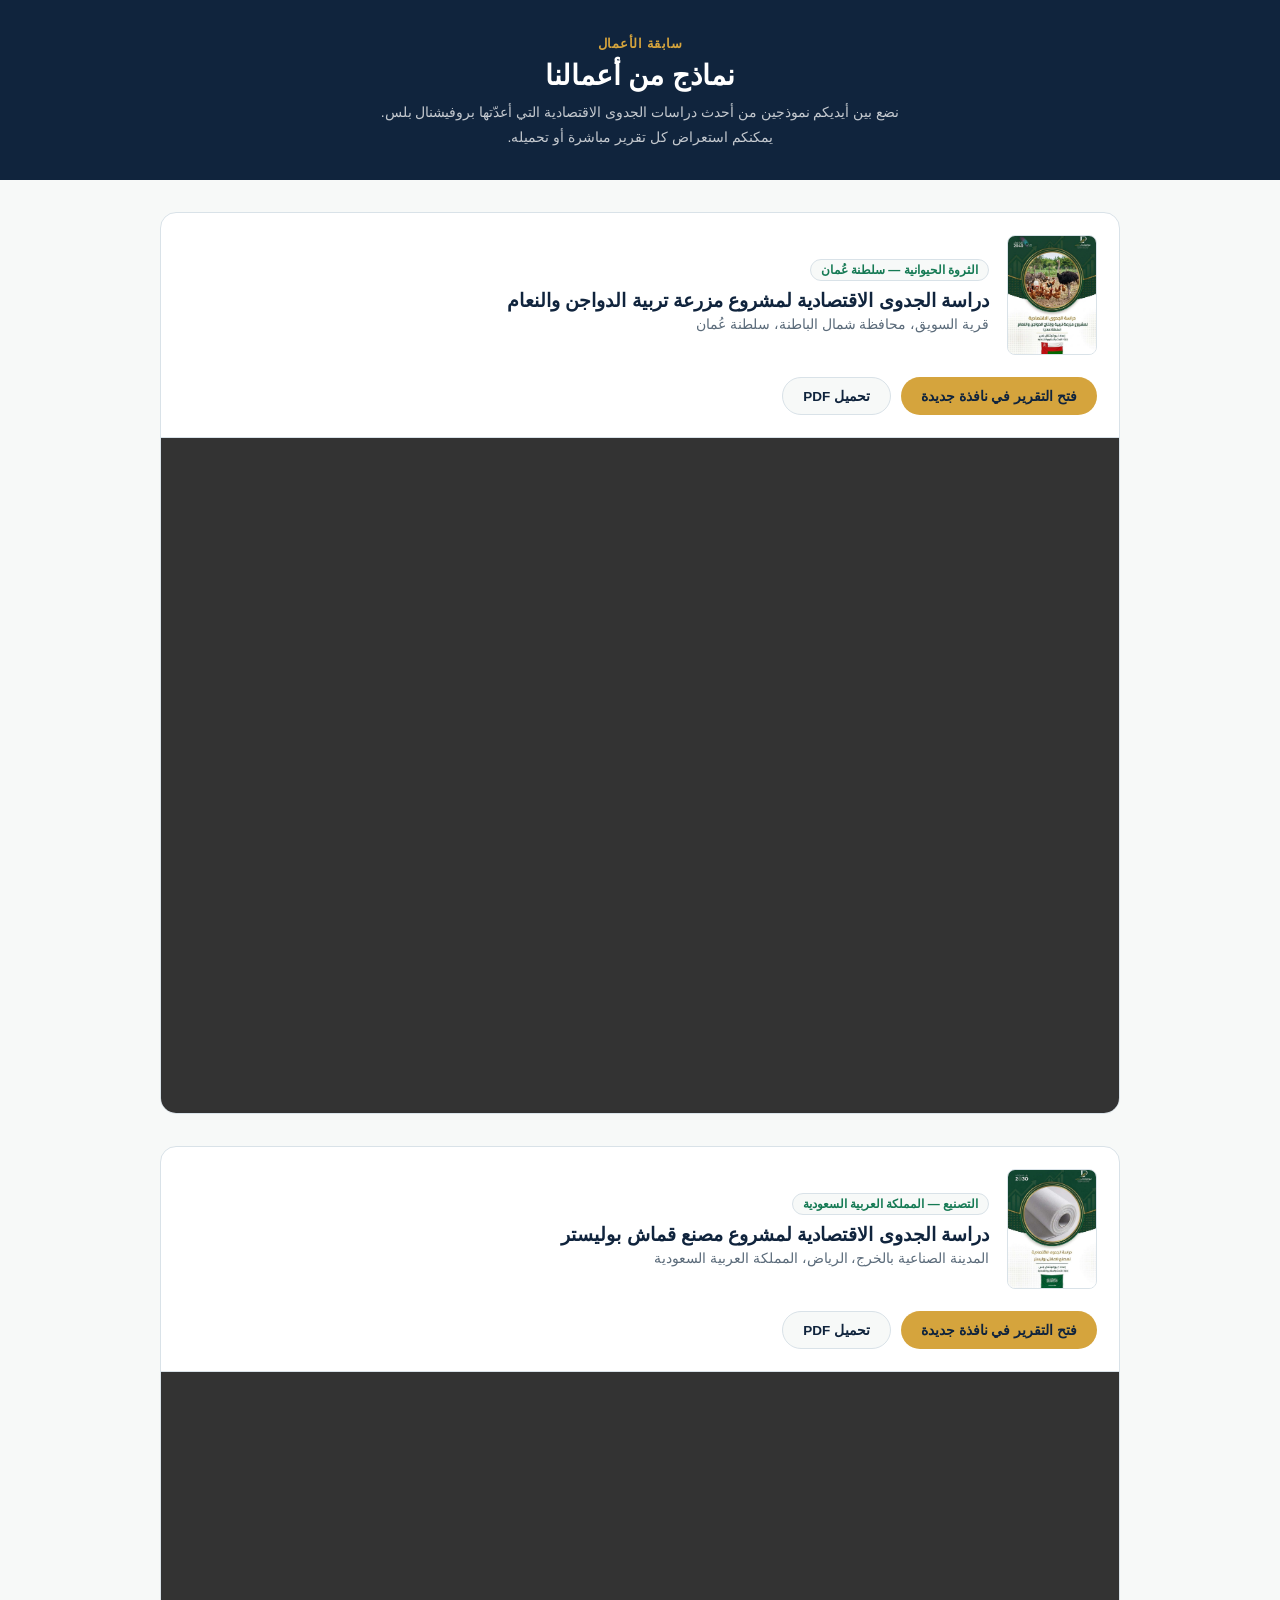
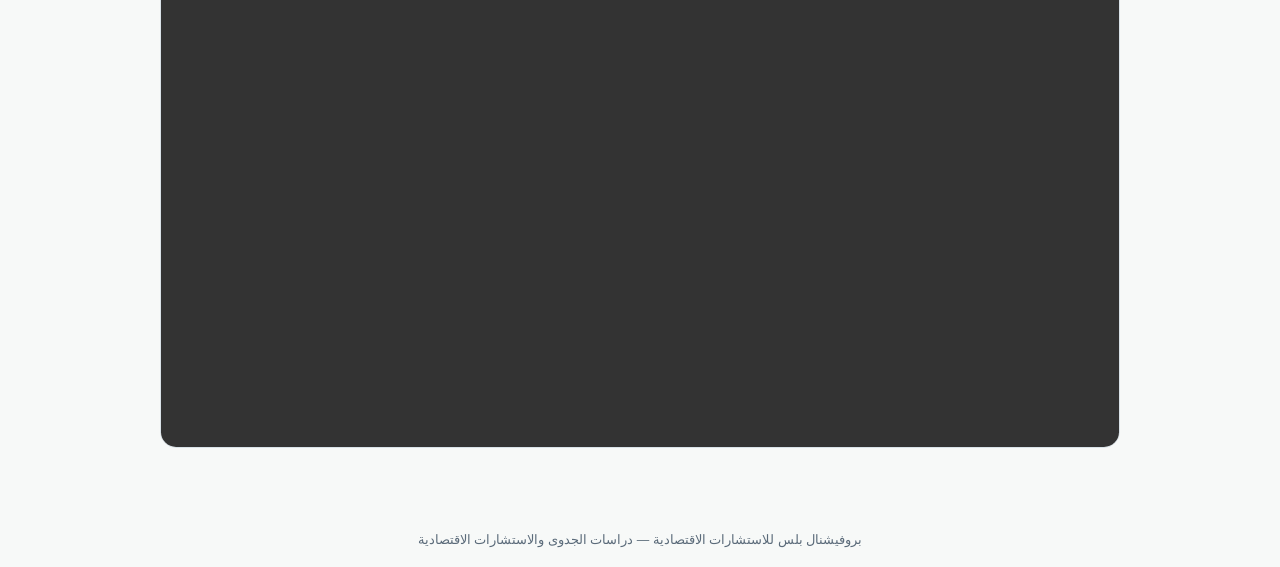
<file: work-samples.html>
<!DOCTYPE html>
<html lang="ar" dir="rtl">
<head>
<meta charset="UTF-8">
<meta name="viewport" content="width=device-width, initial-scale=1, viewport-fit=cover">
<title>نماذج من أعمال بروفيشنال بلس</title>
<style>
  :root {
    --navy: #10243D; --green: #157A54; --gold: #D5A43D;
    --bg-light: #F7F9F8; --white: #FFFFFF; --slate: #5B6B7A; --border: #D9E2E8;
    box-sizing: border-box;
    padding-top: env(safe-area-inset-top, 0px);
    padding-bottom: env(safe-area-inset-bottom, 0px);
  }
  * { box-sizing: border-box; }
  html { scroll-padding-top: env(safe-area-inset-top, 0px); }
  body { margin: 0; background: var(--bg-light); color: var(--navy); font-family: "Tajawal","Cairo","Segoe UI",Arial,sans-serif; }
  header { background: var(--navy); color: #fff; padding: 36px 20px 30px; text-align: center; }
  header p.eyebrow { color: var(--gold); font-weight: 700; font-size: 13px; letter-spacing: .5px; margin: 0 0 8px; }
  header h1 { margin: 0 0 8px; font-size: 28px; }
  header p.sub { margin: 0; color: rgba(255,255,255,.75); font-size: 14px; max-width: 560px; margin-inline: auto; line-height: 1.8; }
  main { max-width: 1000px; margin: 0 auto; padding: 32px 20px 64px; display: flex; flex-direction: column; gap: 32px; }
  .card { background: var(--white); border: 1px solid var(--border); border-radius: 16px; overflow: hidden; }
  .card-head { display: flex; gap: 18px; padding: 22px; flex-wrap: wrap; align-items: center; }
  .card-head img { width: 90px; height: 120px; object-fit: cover; border-radius: 8px; border: 1px solid var(--border); flex-shrink: 0; }
  .card-head .meta { flex: 1; min-width: 200px; }
  .badge { display: inline-block; background: var(--bg-light); color: var(--green); border: 1px solid var(--border); font-size: 12px; font-weight: 700; padding: 3px 10px; border-radius: 999px; margin-bottom: 8px; }
  .card-head h2 { margin: 0 0 4px; font-size: 19px; }
  .card-head p { margin: 0; color: var(--slate); font-size: 13.5px; }
  .actions { display: flex; gap: 10px; flex-wrap: wrap; padding: 0 22px 22px; }
  .btn { display: inline-flex; align-items: center; gap: 6px; padding: 10px 20px; border-radius: 999px; font-weight: 700; font-size: 13.5px; text-decoration: none; border: none; cursor: pointer; }
  .btn-primary { background: var(--gold); color: var(--navy); }
  .btn-secondary { background: var(--bg-light); color: var(--navy); border: 1px solid var(--border); }
  .viewer-wrap { border-top: 1px solid var(--border); background: #333; }
  .viewer-wrap iframe { width: 100%; height: 75vh; min-height: 480px; border: none; display: block; }
  footer { text-align: center; color: var(--slate); font-size: 12.5px; padding: 20px; }
  .loading-note { padding: 40px; text-align: center; color: #ccc; font-size: 13px; }
</style>
</head>
<body>
<header>
  <p class="eyebrow">سابقة الأعمال</p>
  <h1>نماذج من أعمالنا</h1>
  <p class="sub">نضع بين أيديكم نموذجين من أحدث دراسات الجدوى الاقتصادية التي أعدّتها بروفيشنال بلس. يمكنكم استعراض كل تقرير مباشرة أو تحميله.</p>
</header>

<main>
  <section class="card">
    <div class="card-head">
      <img loading="lazy" src="/assets/samples/sample-jpg-1.jpg" alt="غلاف دراسة مزرعة الدواجن والنعام">
      <div class="meta">
        <span class="badge">الثروة الحيوانية — سلطنة عُمان</span>
        <h2>دراسة الجدوى الاقتصادية لمشروع مزرعة تربية الدواجن والنعام</h2>
        <p>قرية السويق، محافظة شمال الباطنة، سلطنة عُمان</p>
      </div>
    </div>
    <div class="actions">
      <a class="btn btn-primary" id="open-poultry" href="#" target="_blank" rel="noopener">فتح التقرير في نافذة جديدة</a>
      <a class="btn btn-secondary" id="dl-poultry" href="#" download="دراسة جدوى مزرعة تربية الدواجن والنعام.pdf">تحميل PDF</a>
    </div>
    <div class="viewer-wrap">
      <iframe id="viewer-poultry" title="عارض دراسة جدوى مزرعة الدواجن والنعام"><p class="loading-note">جارِ تحميل العارض...</p></iframe>
    </div>
  </section>

  <section class="card">
    <div class="card-head">
      <img loading="lazy" src="/assets/samples/sample-jpg-2.jpg" alt="غلاف دراسة مصنع قماش بوليستر">
      <div class="meta">
        <span class="badge">التصنيع — المملكة العربية السعودية</span>
        <h2>دراسة الجدوى الاقتصادية لمشروع مصنع قماش بوليستر</h2>
        <p>المدينة الصناعية بالخرج، الرياض، المملكة العربية السعودية</p>
      </div>
    </div>
    <div class="actions">
      <a class="btn btn-primary" id="open-poly" href="#" target="_blank" rel="noopener">فتح التقرير في نافذة جديدة</a>
      <a class="btn btn-secondary" id="dl-poly" href="#" download="دراسة جدوى مصنع قماش بوليستر.pdf">تحميل PDF</a>
    </div>
    <div class="viewer-wrap">
      <iframe id="viewer-poly" title="عارض دراسة جدوى مصنع قماش بوليستر"></iframe>
    </div>
  </section>
</main>

<footer>بروفيشنال بلس للاستشارات الاقتصادية — دراسات الجدوى والاستشارات الاقتصادية</footer>

<script>
  // بيانات كل تقرير مخزّنة مرة واحدة فقط، وتُستخدم لتغذية زر الفتح وزر التحميل والعارض المدمج معًا
  var poultryPdf = "/assets/samples/sample-pdf-1.pdf";
  var polyPdf = "/assets/samples/sample-pdf-2.pdf";

  document.getElementById("open-poultry").href = poultryPdf;
  document.getElementById("dl-poultry").href = poultryPdf;
  document.getElementById("viewer-poultry").src = poultryPdf;

  document.getElementById("open-poly").href = polyPdf;
  document.getElementById("dl-poly").href = polyPdf;
  document.getElementById("viewer-poly").src = polyPdf;
</script>
</body>
</html>
</file>
<file: assets/index-PkZLSe7d.css>
@import"https://fonts.googleapis.com/css2?family=IBM+Plex+Sans+Arabic:wght@400;500;600;700&family=Noto+Sans+Arabic:wght@400;500;600;700&display=swap";@layer components;@layer properties{@supports (((-webkit-hyphens:none)) and (not (margin-trim:inline))) or ((-moz-orient:inline) and (not (color:rgb(from red r g b)))){*,:before,:after,::backdrop{--tw-translate-x:0;--tw-translate-y:0;--tw-translate-z:0;--tw-rotate-x:initial;--tw-rotate-y:initial;--tw-rotate-z:initial;--tw-skew-x:initial;--tw-skew-y:initial;--tw-border-style:solid;--tw-gradient-position:initial;--tw-gradient-from:#0000;--tw-gradient-via:#0000;--tw-gradient-to:#0000;--tw-gradient-stops:initial;--tw-gradient-via-stops:initial;--tw-gradient-from-position:0%;--tw-gradient-via-position:50%;--tw-gradient-to-position:100%;--tw-leading:initial;--tw-font-weight:initial;--tw-tracking:initial;--tw-ordinal:initial;--tw-slashed-zero:initial;--tw-numeric-figure:initial;--tw-numeric-spacing:initial;--tw-numeric-fraction:initial;--tw-shadow:0 0 #0000;--tw-shadow-color:initial;--tw-shadow-alpha:100%;--tw-inset-shadow:0 0 #0000;--tw-inset-shadow-color:initial;--tw-inset-shadow-alpha:100%;--tw-ring-color:initial;--tw-ring-shadow:0 0 #0000;--tw-inset-ring-color:initial;--tw-inset-ring-shadow:0 0 #0000;--tw-ring-inset:initial;--tw-ring-offset-width:0px;--tw-ring-offset-color:#fff;--tw-ring-offset-shadow:0 0 #0000;--tw-outline-style:solid;--tw-backdrop-blur:initial;--tw-backdrop-brightness:initial;--tw-backdrop-contrast:initial;--tw-backdrop-grayscale:initial;--tw-backdrop-hue-rotate:initial;--tw-backdrop-invert:initial;--tw-backdrop-opacity:initial;--tw-backdrop-saturate:initial;--tw-backdrop-sepia:initial;--tw-duration:initial;--tw-ease:initial;--tw-content:"";--tw-animation-delay:0s;--tw-animation-direction:normal;--tw-animation-duration:initial;--tw-animation-fill-mode:none;--tw-animation-iteration-count:1;--tw-enter-blur:0;--tw-enter-opacity:1;--tw-enter-rotate:0;--tw-enter-scale:1;--tw-enter-translate-x:0;--tw-enter-translate-y:0;--tw-exit-blur:0;--tw-exit-opacity:1;--tw-exit-rotate:0;--tw-exit-scale:1;--tw-exit-translate-x:0;--tw-exit-translate-y:0}}}@layer theme{:root,:host{--font-sans:-apple-system, BlinkMacSystemFont, "Segoe UI", Roboto, "Helvetica Neue", "Noto Sans", Arial, sans-serif, "Apple Color Emoji", "Segoe UI Emoji", "Segoe UI Symbol", "Noto Color Emoji";--font-mono:ui-monospace, SFMono-Regular, Menlo, Monaco, Consolas, "Liberation Mono", "Courier New", monospace;--color-red-100:oklch(93.6% .032 17.717);--color-red-500:oklch(63.7% .237 25.331);--color-blue-600:oklch(54.6% .245 262.881);--color-blue-700:oklch(48.8% .243 264.376);--color-slate-50:oklch(98.4% .003 247.858);--color-slate-100:oklch(96.8% .007 247.896);--color-slate-600:oklch(44.6% .043 257.281);--color-slate-700:oklch(37.2% .044 257.287);--color-slate-900:oklch(20.8% .042 265.755);--color-black:#000;--color-white:#fff;--spacing:.25rem;--container-sm:24rem;--container-lg:32rem;--container-2xl:42rem;--text-xs:.75rem;--text-xs--line-height:calc(1 / .75);--text-sm:.875rem;--text-sm--line-height:calc(1.25 / .875);--text-base:1rem;--text-base--line-height: 1.5 ;--text-lg:1.125rem;--text-lg--line-height:calc(1.75 / 1.125);--text-xl:1.25rem;--text-xl--line-height:calc(1.75 / 1.25);--text-4xl:2.25rem;--text-4xl--line-height:calc(2.5 / 2.25);--font-weight-normal:400;--font-weight-medium:500;--font-weight-semibold:600;--font-weight-bold:700;--tracking-tight:-.025em;--tracking-widest:.1em;--leading-snug:1.375;--leading-normal:1.5;--leading-relaxed:1.625;--radius-xs:.125rem;--radius-xl:.75rem;--ease-out:cubic-bezier(0, 0, .2, 1);--ease-in-out:cubic-bezier(.4, 0, .2, 1);--animate-spin:spin 1s linear infinite;--animate-pulse:pulse 2s cubic-bezier(.4, 0, .6, 1) infinite;--blur-sm:8px;--blur-2xl:40px;--aspect-video:16 / 9;--default-transition-duration:.15s;--default-transition-timing-function:cubic-bezier(.4, 0, .2, 1);--default-font-family:var(--font-sans);--default-mono-font-family:var(--font-mono);--color-border:var(--border)}}@layer base{*,:after,:before,::backdrop{box-sizing:border-box;border:0 solid;margin:0;padding:0}::file-selector-button{box-sizing:border-box;border:0 solid;margin:0;padding:0}html,:host{-webkit-text-size-adjust:100%;tab-size:4;line-height:1.5;font-family:var(--default-font-family,-apple-system, BlinkMacSystemFont, "Segoe UI", Roboto, "Helvetica Neue", "Noto Sans", Arial, sans-serif, "Apple Color Emoji", "Segoe UI Emoji", "Segoe UI Symbol", "Noto Color Emoji");font-feature-settings:var(--default-font-feature-settings,normal);font-variation-settings:var(--default-font-variation-settings,normal);-webkit-tap-highlight-color:transparent}hr{height:0;color:inherit;border-top-width:1px}abbr:where([title]){-webkit-text-decoration:underline dotted;text-decoration:underline dotted}h1,h2,h3,h4,h5,h6{font-size:inherit;font-weight:inherit}a{color:inherit;-webkit-text-decoration:inherit;text-decoration:inherit}b,strong{font-weight:bolder}code,kbd,samp,pre{font-family:var(--default-mono-font-family,ui-monospace, SFMono-Regular, Menlo, Monaco, Consolas, "Liberation Mono", "Courier New", monospace);font-feature-settings:var(--default-mono-font-feature-settings,normal);font-variation-settings:var(--default-mono-font-variation-settings,normal);font-size:1em}small{font-size:80%}sub,sup{vertical-align:baseline;font-size:75%;line-height:0;position:relative}sub{bottom:-.25em}sup{top:-.5em}table{text-indent:0;border-color:inherit;border-collapse:collapse}:-moz-focusring:where(:not(iframe)){outline:auto}progress{vertical-align:baseline}summary{display:list-item}ol,ul,menu{list-style:none}img,svg,video,canvas,audio,iframe,embed,object{vertical-align:middle;display:block}img,video{max-width:100%;height:auto}button,input,select,optgroup,textarea{font:inherit;font-feature-settings:inherit;font-variation-settings:inherit;letter-spacing:inherit;color:inherit;opacity:1;background-color:#0000;border-radius:0}::file-selector-button{font:inherit;font-feature-settings:inherit;font-variation-settings:inherit;letter-spacing:inherit;color:inherit;opacity:1;background-color:#0000;border-radius:0}:where(select:is([multiple],[size])) optgroup{font-weight:bolder}:where(select:is([multiple],[size])) optgroup option{padding-inline-start:20px}::file-selector-button{margin-inline-end:4px}::placeholder{opacity:1}@supports (not ((-webkit-appearance:-apple-pay-button))) or (contain-intrinsic-size:1px){::placeholder{color:currentColor}@supports (color:color-mix(in lab,red,red)){::placeholder{color:color-mix(in oklab,currentcolor 50%,transparent)}}}textarea{resize:vertical}::-webkit-search-decoration{-webkit-appearance:none}::-webkit-date-and-time-value{min-height:1lh;text-align:inherit}::-webkit-datetime-edit{display:inline-flex}::-webkit-datetime-edit-fields-wrapper{padding:0}::-webkit-datetime-edit{padding-block:0}::-webkit-datetime-edit-year-field{padding-block:0}::-webkit-datetime-edit-month-field{padding-block:0}::-webkit-datetime-edit-day-field{padding-block:0}::-webkit-datetime-edit-hour-field{padding-block:0}::-webkit-datetime-edit-minute-field{padding-block:0}::-webkit-datetime-edit-second-field{padding-block:0}::-webkit-datetime-edit-millisecond-field{padding-block:0}::-webkit-datetime-edit-meridiem-field{padding-block:0}::-webkit-calendar-picker-indicator{line-height:1}:-moz-ui-invalid{box-shadow:none}button,input:where([type=button],[type=reset],[type=submit]){appearance:button}::file-selector-button{appearance:button}::-webkit-inner-spin-button{height:auto}::-webkit-outer-spin-button{height:auto}[hidden]:where(:not([hidden=until-found])){display:none!important}*{border-color:var(--border);outline-color:var(--ring)}@supports (color:color-mix(in lab,red,red)){*{outline-color:color-mix(in oklab,var(--ring) 50%,transparent)}}html{scroll-behavior:smooth}body{background:var(--ivory);color:var(--ink);margin:0;font-family:Noto Sans Arabic,sans-serif}button,input,select,textarea{font:inherit}button{cursor:pointer}:focus-visible{outline-offset:3px;outline:3px solid #cfaa68}}@layer utilities{.\@container\/card-header{container:card-header/inline-size}.\@container\/field-group{container:field-group/inline-size}.pointer-events-none{pointer-events:none}.invisible{visibility:hidden}.sr-only{clip-path:inset(50%);white-space:nowrap;border-width:0;width:1px;height:1px;margin:-1px;padding:0;position:absolute;overflow:hidden}.absolute{position:absolute}.fixed{position:fixed}.relative{position:relative}.static{position:static}.inset-0{inset:0}.inset-x-0{inset-inline:0}.inset-y-0{inset-block:0}.-top-12{top:calc(var(--spacing) * -12)}.top-0{top:0}.top-1\.5{top:calc(var(--spacing) * 1.5)}.top-1\/2{top:50%}.top-3\.5{top:calc(var(--spacing) * 3.5)}.top-4{top:calc(var(--spacing) * 4)}.top-\[1px\]{top:1px}.top-\[50\%\]{top:50%}.top-\[60\%\]{top:60%}.top-full{top:100%}.-right-12{right:calc(var(--spacing) * -12)}.right-0{right:0}.right-1{right:var(--spacing)}.right-2{right:calc(var(--spacing) * 2)}.right-3{right:calc(var(--spacing) * 3)}.right-4{right:calc(var(--spacing) * 4)}.-bottom-12{bottom:calc(var(--spacing) * -12)}.bottom-0{bottom:0}.-left-12{left:calc(var(--spacing) * -12)}.left-0{left:0}.left-1\/2{left:50%}.left-2{left:calc(var(--spacing) * 2)}.left-\[50\%\]{left:50%}.isolate{isolation:isolate}.z-10{z-index:10}.z-20{z-index:20}.z-50{z-index:50}.z-\[1\]{z-index:1}.order-first{order:-9999}.order-last{order:9999}.col-start-2{grid-column-start:2}.row-span-2{grid-row:span 2/span 2}.row-start-1{grid-row-start:1}.container{width:100%}@media(min-width:40rem){.container{max-width:40rem}}@media(min-width:48rem){.container{max-width:48rem}}@media(min-width:64rem){.container{max-width:64rem}}@media(min-width:80rem){.container{max-width:80rem}}@media(min-width:96rem){.container{max-width:96rem}}.\!m-0{margin:0!important}.-mx-1{margin-inline:calc(var(--spacing) * -1)}.mx-2{margin-inline:calc(var(--spacing) * 2)}.mx-3\.5{margin-inline:calc(var(--spacing) * 3.5)}.mx-4{margin-inline:calc(var(--spacing) * 4)}.mx-auto{margin-inline:auto}.-my-2{margin-block:calc(var(--spacing) * -2)}.my-0{margin-block:0}.my-0\.5{margin-block:calc(var(--spacing) * .5)}.my-1{margin-block:var(--spacing)}.-mt-4{margin-top:calc(var(--spacing) * -4)}.mt-1\.5{margin-top:calc(var(--spacing) * 1.5)}.mt-2{margin-top:calc(var(--spacing) * 2)}.mt-4{margin-top:calc(var(--spacing) * 4)}.mt-auto{margin-top:auto}.mr-2{margin-right:calc(var(--spacing) * 2)}.mb-2{margin-bottom:calc(var(--spacing) * 2)}.mb-3{margin-bottom:calc(var(--spacing) * 3)}.mb-4{margin-bottom:calc(var(--spacing) * 4)}.mb-6{margin-bottom:calc(var(--spacing) * 6)}.mb-8{margin-bottom:calc(var(--spacing) * 8)}.-ml-4{margin-left:calc(var(--spacing) * -4)}.ml-1{margin-left:var(--spacing)}.ml-4{margin-left:calc(var(--spacing) * 4)}.ml-auto{margin-left:auto}.line-clamp-1{-webkit-line-clamp:1;-webkit-box-orient:vertical;display:-webkit-box;overflow:hidden}.line-clamp-2{-webkit-line-clamp:2;-webkit-box-orient:vertical;display:-webkit-box;overflow:hidden}.block{display:block}.flex{display:flex}.grid{display:grid}.hidden{display:none}.inline-flex{display:inline-flex}.table{display:table}.table-caption{display:table-caption}.table-cell{display:table-cell}.table-row{display:table-row}.field-sizing-content{field-sizing:content}.aspect-square{aspect-ratio:1}.aspect-video{aspect-ratio:var(--aspect-video)}.size-\(--cell-size\){width:var(--cell-size);height:var(--cell-size)}.size-2{width:calc(var(--spacing) * 2);height:calc(var(--spacing) * 2)}.size-2\.5{width:calc(var(--spacing) * 2.5);height:calc(var(--spacing) * 2.5)}.size-3{width:calc(var(--spacing) * 3);height:calc(var(--spacing) * 3)}.size-3\.5{width:calc(var(--spacing) * 3.5);height:calc(var(--spacing) * 3.5)}.size-4{width:calc(var(--spacing) * 4);height:calc(var(--spacing) * 4)}.size-6{width:calc(var(--spacing) * 6);height:calc(var(--spacing) * 6)}.size-7{width:calc(var(--spacing) * 7);height:calc(var(--spacing) * 7)}.size-8{width:calc(var(--spacing) * 8);height:calc(var(--spacing) * 8)}.size-9{width:calc(var(--spacing) * 9);height:calc(var(--spacing) * 9)}.size-10{width:calc(var(--spacing) * 10);height:calc(var(--spacing) * 10)}.size-auto{width:auto;height:auto}.size-full{width:100%;height:100%}.h-\(--cell-size\){height:var(--cell-size)}.h-1\.5{height:calc(var(--spacing) * 1.5)}.h-2{height:calc(var(--spacing) * 2)}.h-2\.5{height:calc(var(--spacing) * 2.5)}.h-4{height:calc(var(--spacing) * 4)}.h-5{height:calc(var(--spacing) * 5)}.h-6{height:calc(var(--spacing) * 6)}.h-7{height:calc(var(--spacing) * 7)}.h-8{height:calc(var(--spacing) * 8)}.h-9{height:calc(var(--spacing) * 9)}.h-10{height:calc(var(--spacing) * 10)}.h-12{height:calc(var(--spacing) * 12)}.h-16{height:calc(var(--spacing) * 16)}.h-\[1\.15rem\]{height:1.15rem}.h-\[500px\]{height:500px}.h-\[calc\(100\%-1px\)\]{height:calc(100% - 1px)}.h-\[var\(--radix-navigation-menu-viewport-height\)\]{height:var(--radix-navigation-menu-viewport-height)}.h-\[var\(--radix-select-trigger-height\)\]{height:var(--radix-select-trigger-height)}.h-auto{height:auto}.h-full{height:100%}.h-px{height:1px}.h-svh{height:100svh}.max-h-\(--radix-context-menu-content-available-height\){max-height:var(--radix-context-menu-content-available-height)}.max-h-\(--radix-dropdown-menu-content-available-height\){max-height:var(--radix-dropdown-menu-content-available-height)}.max-h-\(--radix-select-content-available-height\){max-height:var(--radix-select-content-available-height)}.max-h-\[300px\]{max-height:300px}.min-h-0{min-height:0}.min-h-4{min-height:calc(var(--spacing) * 4)}.min-h-16{min-height:calc(var(--spacing) * 16)}.min-h-screen{min-height:100vh}.min-h-svh{min-height:100svh}.w-\(--cell-size\){width:var(--cell-size)}.w-\(--sidebar-width\){width:var(--sidebar-width)}.w-0{width:0}.w-1{width:var(--spacing)}.w-2{width:calc(var(--spacing) * 2)}.w-2\.5{width:calc(var(--spacing) * 2.5)}.w-3{width:calc(var(--spacing) * 3)}.w-3\/4{width:75%}.w-4{width:calc(var(--spacing) * 4)}.w-5{width:calc(var(--spacing) * 5)}.w-8{width:calc(var(--spacing) * 8)}.w-9{width:calc(var(--spacing) * 9)}.w-10{width:calc(var(--spacing) * 10)}.w-16{width:calc(var(--spacing) * 16)}.w-64{width:calc(var(--spacing) * 64)}.w-72{width:calc(var(--spacing) * 72)}.w-\[100px\]{width:100px}.w-\[400px\]{width:400px}.w-auto{width:auto}.w-fit{width:fit-content}.w-full{width:100%}.w-max{width:max-content}.w-px{width:1px}.max-w-\(--skeleton-width\){max-width:var(--skeleton-width)}.max-w-2xl{max-width:var(--container-2xl)}.max-w-\[calc\(100\%-2rem\)\]{max-width:calc(100% - 2rem)}.max-w-lg{max-width:var(--container-lg)}.max-w-max{max-width:max-content}.max-w-sm{max-width:var(--container-sm)}.min-w-\(--cell-size\){min-width:var(--cell-size)}.min-w-0{min-width:0}.min-w-5{min-width:calc(var(--spacing) * 5)}.min-w-8{min-width:calc(var(--spacing) * 8)}.min-w-9{min-width:calc(var(--spacing) * 9)}.min-w-10{min-width:calc(var(--spacing) * 10)}.min-w-\[8rem\]{min-width:8rem}.min-w-\[12rem\]{min-width:12rem}.min-w-\[var\(--radix-select-trigger-width\)\]{min-width:var(--radix-select-trigger-width)}.flex-1{flex:1}.flex-shrink-0,.shrink-0{flex-shrink:0}.grow{flex-grow:1}.grow-0{flex-grow:0}.basis-full{flex-basis:100%}.caption-bottom{caption-side:bottom}.border-collapse{border-collapse:collapse}.origin-\(--radix-context-menu-content-transform-origin\){transform-origin:var(--radix-context-menu-content-transform-origin)}.origin-\(--radix-dropdown-menu-content-transform-origin\){transform-origin:var(--radix-dropdown-menu-content-transform-origin)}.origin-\(--radix-hover-card-content-transform-origin\){transform-origin:var(--radix-hover-card-content-transform-origin)}.origin-\(--radix-menubar-content-transform-origin\){transform-origin:var(--radix-menubar-content-transform-origin)}.origin-\(--radix-popover-content-transform-origin\){transform-origin:var(--radix-popover-content-transform-origin)}.origin-\(--radix-select-content-transform-origin\){transform-origin:var(--radix-select-content-transform-origin)}.origin-\(--radix-tooltip-content-transform-origin\){transform-origin:var(--radix-tooltip-content-transform-origin)}.-translate-x-1\/2{--tw-translate-x: -50% ;translate:var(--tw-translate-x) var(--tw-translate-y)}.-translate-x-px{--tw-translate-x:-1px;translate:var(--tw-translate-x) var(--tw-translate-y)}.translate-x-\[-50\%\]{--tw-translate-x:-50%;translate:var(--tw-translate-x) var(--tw-translate-y)}.translate-x-px{--tw-translate-x:1px;translate:var(--tw-translate-x) var(--tw-translate-y)}.-translate-y-1\/2{--tw-translate-y: -50% ;translate:var(--tw-translate-x) var(--tw-translate-y)}.translate-y-0\.5{--tw-translate-y:calc(var(--spacing) * .5);translate:var(--tw-translate-x) var(--tw-translate-y)}.translate-y-\[-50\%\]{--tw-translate-y:-50%;translate:var(--tw-translate-x) var(--tw-translate-y)}.translate-y-\[calc\(-50\%_-_2px\)\]{--tw-translate-y: calc(-50% - 2px) ;translate:var(--tw-translate-x) var(--tw-translate-y)}.rotate-45{rotate:45deg}.rotate-90{rotate:90deg}.transform{transform:var(--tw-rotate-x,) var(--tw-rotate-y,) var(--tw-rotate-z,) var(--tw-skew-x,) var(--tw-skew-y,)}.animate-caret-blink{animation:1.25s ease-out infinite caret-blink}.animate-in{animation:enter var(--tw-animation-duration,var(--tw-duration,.15s))var(--tw-ease,ease)var(--tw-animation-delay,0s)var(--tw-animation-iteration-count,1)var(--tw-animation-direction,normal)var(--tw-animation-fill-mode,none)}.animate-pulse{animation:var(--animate-pulse)}.animate-spin{animation:var(--animate-spin)}.cursor-default{cursor:default}.cursor-pointer{cursor:pointer}.cursor-text{cursor:text}.touch-none{touch-action:none}.resize-none{resize:none}.scroll-my-1{scroll-margin-block:var(--spacing)}.scroll-py-1{scroll-padding-block:var(--spacing)}.list-disc{list-style-type:disc}.list-none{list-style-type:none}.auto-rows-min{grid-auto-rows:min-content}.grid-cols-\[0_1fr\]{grid-template-columns:0 1fr}.grid-rows-\[auto_auto\]{grid-template-rows:auto auto}.flex-col{flex-direction:column}.flex-col-reverse{flex-direction:column-reverse}.flex-row{flex-direction:row}.flex-wrap{flex-wrap:wrap}.items-center{align-items:center}.items-end{align-items:flex-end}.items-start{align-items:flex-start}.items-stretch{align-items:stretch}.justify-between{justify-content:space-between}.justify-center{justify-content:center}.justify-start{justify-content:flex-start}.justify-items-start{justify-items:start}.gap-0{gap:0}.gap-0\.5{gap:calc(var(--spacing) * .5)}.gap-1{gap:var(--spacing)}.gap-1\.5{gap:calc(var(--spacing) * 1.5)}.gap-2{gap:calc(var(--spacing) * 2)}.gap-2\.5{gap:calc(var(--spacing) * 2.5)}.gap-3{gap:calc(var(--spacing) * 3)}.gap-4{gap:calc(var(--spacing) * 4)}.gap-6{gap:calc(var(--spacing) * 6)}.gap-7{gap:calc(var(--spacing) * 7)}.gap-y-0\.5{row-gap:calc(var(--spacing) * .5)}.self-start{align-self:flex-start}.self-stretch{align-self:stretch}.justify-self-end{justify-self:flex-end}.overflow-auto{overflow:auto}.overflow-hidden{overflow:hidden}.overflow-x-auto{overflow-x:auto}.overflow-x-hidden{overflow-x:hidden}.overflow-y-auto{overflow-y:auto}.rounded{border-radius:.25rem}.rounded-\[2px\]{border-radius:2px}.rounded-\[4px\]{border-radius:4px}.rounded-\[10px\]{border-radius:10px}.rounded-\[20px\]{border-radius:20px}.rounded-\[calc\(var\(--radius\)-5px\)\]{border-radius:calc(var(--radius) - 5px)}.rounded-\[inherit\]{border-radius:inherit}.rounded-full{border-radius:3.40282e38px}.rounded-lg{border-radius:1rem}.rounded-md{border-radius:.65rem}.rounded-none{border-radius:0}.rounded-sm{border-radius:.35rem}.rounded-xl{border-radius:var(--radius-xl)}.rounded-xs{border-radius:var(--radius-xs)}.rounded-l-md{border-top-left-radius:.65rem;border-bottom-left-radius:.65rem}.rounded-tl-sm{border-top-left-radius:.35rem}.rounded-r-md{border-top-right-radius:.65rem;border-bottom-right-radius:.65rem}.border{border-style:var(--tw-border-style);border-width:1px}.border-0{border-style:var(--tw-border-style);border-width:0}.border-\[1\.5px\]{border-style:var(--tw-border-style);border-width:1.5px}.border-y{border-block-style:var(--tw-border-style);border-block-width:1px}.border-t{border-top-style:var(--tw-border-style);border-top-width:1px}.border-r{border-right-style:var(--tw-border-style);border-right-width:1px}.border-b{border-bottom-style:var(--tw-border-style);border-bottom-width:1px}.border-l{border-left-style:var(--tw-border-style);border-left-width:1px}.border-dashed{--tw-border-style:dashed;border-style:dashed}.border-\(--color-border\){border-color:var(--color-border)}.border-\[rgba\(0\,0\,0\,0\.08\)\]{border-color:#00000014}.border-border,.border-border\/50{border-color:var(--border)}@supports (color:color-mix(in lab,red,red)){.border-border\/50{border-color:color-mix(in oklab,var(--border) 50%,transparent)}}.border-transparent{border-color:#0000}.border-t-transparent{border-top-color:#0000}.border-l-transparent{border-left-color:#0000}.bg-\(--color-bg\){background-color:var(--color-bg)}.bg-\[\#1a1a19\]{background-color:#1a1a19}.bg-\[\#f8f8f7\]{background-color:#f8f8f7}.bg-background{background-color:var(--background)}.bg-black\/50{background-color:#00000080}@supports (color:color-mix(in lab,red,red)){.bg-black\/50{background-color:color-mix(in oklab,var(--color-black) 50%,transparent)}}.bg-blue-600{background-color:var(--color-blue-600)}.bg-border{background-color:var(--border)}.bg-foreground{background-color:var(--foreground)}.bg-red-100{background-color:var(--color-red-100)}.bg-transparent{background-color:#0000}.bg-white{background-color:var(--color-white)}.bg-white\/80{background-color:#fffc}@supports (color:color-mix(in lab,red,red)){.bg-white\/80{background-color:color-mix(in oklab,var(--color-white) 80%,transparent)}}.bg-gradient-to-br{--tw-gradient-position:to bottom right in oklab;background-image:linear-gradient(var(--tw-gradient-stops))}.from-slate-50{--tw-gradient-from:var(--color-slate-50);--tw-gradient-stops:var(--tw-gradient-via-stops,var(--tw-gradient-position), var(--tw-gradient-from) var(--tw-gradient-from-position), var(--tw-gradient-to) var(--tw-gradient-to-position))}.to-slate-100{--tw-gradient-to:var(--color-slate-100);--tw-gradient-stops:var(--tw-gradient-via-stops,var(--tw-gradient-position), var(--tw-gradient-from) var(--tw-gradient-from-position), var(--tw-gradient-to) var(--tw-gradient-to-position))}.fill-current{fill:currentColor}.fill-foreground{fill:var(--foreground)}.p-0{padding:0}.p-1{padding:var(--spacing)}.p-2{padding:calc(var(--spacing) * 2)}.p-3{padding:calc(var(--spacing) * 3)}.p-4{padding:calc(var(--spacing) * 4)}.p-5{padding:calc(var(--spacing) * 5)}.p-6{padding:calc(var(--spacing) * 6)}.p-8{padding:calc(var(--spacing) * 8)}.p-\[3px\]{padding:3px}.p-px{padding:1px}.px-\(--cell-size\){padding-inline:var(--cell-size)}.px-1{padding-inline:var(--spacing)}.px-1\.5{padding-inline:calc(var(--spacing) * 1.5)}.px-2{padding-inline:calc(var(--spacing) * 2)}.px-2\.5{padding-inline:calc(var(--spacing) * 2.5)}.px-3{padding-inline:calc(var(--spacing) * 3)}.px-4{padding-inline:calc(var(--spacing) * 4)}.px-5{padding-inline:calc(var(--spacing) * 5)}.px-6{padding-inline:calc(var(--spacing) * 6)}.py-0\.5{padding-block:calc(var(--spacing) * .5)}.py-1{padding-block:var(--spacing)}.py-1\.5{padding-block:calc(var(--spacing) * 1.5)}.py-2{padding-block:calc(var(--spacing) * 2)}.py-2\.5{padding-block:calc(var(--spacing) * 2.5)}.py-3{padding-block:calc(var(--spacing) * 3)}.py-4{padding-block:calc(var(--spacing) * 4)}.py-5{padding-block:calc(var(--spacing) * 5)}.py-6{padding-block:calc(var(--spacing) * 6)}.pt-0{padding-top:0}.pt-3{padding-top:calc(var(--spacing) * 3)}.pt-4{padding-top:calc(var(--spacing) * 4)}.pt-8{padding-top:calc(var(--spacing) * 8)}.pt-12{padding-top:calc(var(--spacing) * 12)}.pr-1{padding-right:var(--spacing)}.pr-2{padding-right:calc(var(--spacing) * 2)}.pr-2\.5{padding-right:calc(var(--spacing) * 2.5)}.pr-3{padding-right:calc(var(--spacing) * 3)}.pr-8{padding-right:calc(var(--spacing) * 8)}.pb-3{padding-bottom:calc(var(--spacing) * 3)}.pb-4{padding-bottom:calc(var(--spacing) * 4)}.pb-8{padding-bottom:calc(var(--spacing) * 8)}.pl-2{padding-left:calc(var(--spacing) * 2)}.pl-3{padding-left:calc(var(--spacing) * 3)}.pl-4{padding-left:calc(var(--spacing) * 4)}.pl-8{padding-left:calc(var(--spacing) * 8)}.text-center{text-align:center}.text-left{text-align:left}.align-middle{vertical-align:middle}.font-mono{font-family:var(--font-mono)}.font-sans{font-family:var(--font-sans)}.text-4xl{font-size:var(--text-4xl);line-height:var(--tw-leading,var(--text-4xl--line-height))}.text-base{font-size:var(--text-base);line-height:var(--tw-leading,var(--text-base--line-height))}.text-lg{font-size:var(--text-lg);line-height:var(--tw-leading,var(--text-lg--line-height))}.text-sm{font-size:var(--text-sm);line-height:var(--tw-leading,var(--text-sm--line-height))}.text-sm\/relaxed{font-size:var(--text-sm);line-height:var(--leading-relaxed)}.text-xl{font-size:var(--text-xl);line-height:var(--tw-leading,var(--text-xl--line-height))}.text-xs{font-size:var(--text-xs);line-height:var(--tw-leading,var(--text-xs--line-height))}.text-\[0\.8rem\]{font-size:.8rem}.leading-5{--tw-leading:calc(var(--spacing) * 5);line-height:calc(var(--spacing) * 5)}.leading-\[26px\]{--tw-leading:26px;line-height:26px}.leading-none{--tw-leading:1;line-height:1}.leading-normal{--tw-leading:var(--leading-normal);line-height:var(--leading-normal)}.leading-relaxed{--tw-leading:var(--leading-relaxed);line-height:var(--leading-relaxed)}.leading-snug{--tw-leading:var(--leading-snug);line-height:var(--leading-snug)}.font-bold{--tw-font-weight:var(--font-weight-bold);font-weight:var(--font-weight-bold)}.font-medium{--tw-font-weight:var(--font-weight-medium);font-weight:var(--font-weight-medium)}.font-normal{--tw-font-weight:var(--font-weight-normal);font-weight:var(--font-weight-normal)}.font-semibold{--tw-font-weight:var(--font-weight-semibold);font-weight:var(--font-weight-semibold)}.tracking-\[-0\.44px\]{--tw-tracking:-.44px;letter-spacing:-.44px}.tracking-\[-0\.154px\]{--tw-tracking:-.154px;letter-spacing:-.154px}.tracking-tight{--tw-tracking:var(--tracking-tight);letter-spacing:var(--tracking-tight)}.tracking-widest{--tw-tracking:var(--tracking-widest);letter-spacing:var(--tracking-widest)}.text-balance{text-wrap:balance}.break-words{overflow-wrap:break-word}.whitespace-break-spaces{white-space:break-spaces}.whitespace-nowrap{white-space:nowrap}.text-\[\#34322d\]{color:#34322d}.text-\[\#858481\]{color:#858481}.text-background{color:var(--background)}.text-current{color:currentColor}.text-foreground{color:var(--foreground)}.text-red-500{color:var(--color-red-500)}.text-slate-600{color:var(--color-slate-600)}.text-slate-700{color:var(--color-slate-700)}.text-slate-900{color:var(--color-slate-900)}.text-white{color:var(--color-white)}.tabular-nums{--tw-numeric-spacing:tabular-nums;font-variant-numeric:var(--tw-ordinal,) var(--tw-slashed-zero,) var(--tw-numeric-figure,) var(--tw-numeric-spacing,) var(--tw-numeric-fraction,)}.underline-offset-4{text-underline-offset:4px}.opacity-0{opacity:0}.opacity-50{opacity:.5}.opacity-70{opacity:.7}.shadow{--tw-shadow:0 1px 3px 0 var(--tw-shadow-color,#0000001a), 0 1px 2px -1px var(--tw-shadow-color,#0000001a);box-shadow:var(--tw-inset-shadow),var(--tw-inset-ring-shadow),var(--tw-ring-offset-shadow),var(--tw-ring-shadow),var(--tw-shadow)}.shadow-\[0_0_0_1px_hsl\(var\(--sidebar-border\)\)\]{--tw-shadow:0 0 0 1px var(--tw-shadow-color,hsl(var(--sidebar-border)));box-shadow:var(--tw-inset-shadow),var(--tw-inset-ring-shadow),var(--tw-ring-offset-shadow),var(--tw-ring-shadow),var(--tw-shadow)}.shadow-\[0px_4px_11px_0px_rgba\(0\,0\,0\,0\.08\)\]{--tw-shadow:0px 4px 11px 0px var(--tw-shadow-color,#00000014);box-shadow:var(--tw-inset-shadow),var(--tw-inset-ring-shadow),var(--tw-ring-offset-shadow),var(--tw-ring-shadow),var(--tw-shadow)}.shadow-lg{--tw-shadow:0 10px 15px -3px var(--tw-shadow-color,#0000001a), 0 4px 6px -4px var(--tw-shadow-color,#0000001a);box-shadow:var(--tw-inset-shadow),var(--tw-inset-ring-shadow),var(--tw-ring-offset-shadow),var(--tw-ring-shadow),var(--tw-shadow)}.shadow-md{--tw-shadow:0 4px 6px -1px var(--tw-shadow-color,#0000001a), 0 2px 4px -2px var(--tw-shadow-color,#0000001a);box-shadow:var(--tw-inset-shadow),var(--tw-inset-ring-shadow),var(--tw-ring-offset-shadow),var(--tw-ring-shadow),var(--tw-shadow)}.shadow-none{--tw-shadow:0 0 #0000;box-shadow:var(--tw-inset-shadow),var(--tw-inset-ring-shadow),var(--tw-ring-offset-shadow),var(--tw-ring-shadow),var(--tw-shadow)}.shadow-sm{--tw-shadow:0 1px 3px 0 var(--tw-shadow-color,#0000001a), 0 1px 2px -1px var(--tw-shadow-color,#0000001a);box-shadow:var(--tw-inset-shadow),var(--tw-inset-ring-shadow),var(--tw-ring-offset-shadow),var(--tw-ring-shadow),var(--tw-shadow)}.shadow-xl{--tw-shadow:0 20px 25px -5px var(--tw-shadow-color,#0000001a), 0 8px 10px -6px var(--tw-shadow-color,#0000001a);box-shadow:var(--tw-inset-shadow),var(--tw-inset-ring-shadow),var(--tw-ring-offset-shadow),var(--tw-ring-shadow),var(--tw-shadow)}.shadow-xs{--tw-shadow:0 1px 2px 0 var(--tw-shadow-color,#0000000d);box-shadow:var(--tw-inset-shadow),var(--tw-inset-ring-shadow),var(--tw-ring-offset-shadow),var(--tw-ring-shadow),var(--tw-shadow)}.ring-0{--tw-ring-shadow:var(--tw-ring-inset,) 0 0 0 calc(0px + var(--tw-ring-offset-width)) var(--tw-ring-color,currentcolor);box-shadow:var(--tw-inset-shadow),var(--tw-inset-ring-shadow),var(--tw-ring-offset-shadow),var(--tw-ring-shadow),var(--tw-shadow)}.ring-ring\/50{--tw-ring-color:var(--ring)}@supports (color:color-mix(in lab,red,red)){.ring-ring\/50{--tw-ring-color:color-mix(in oklab, var(--ring) 50%, transparent)}}.ring-offset-background{--tw-ring-offset-color:var(--background)}.outline-hidden{--tw-outline-style:none;outline-style:none}@media(forced-colors:active){.outline-hidden{outline-offset:2px;outline:2px solid #0000}}.outline{outline-style:var(--tw-outline-style);outline-width:1px}.backdrop-blur-2xl{--tw-backdrop-blur:blur(var(--blur-2xl));-webkit-backdrop-filter:var(--tw-backdrop-blur,) var(--tw-backdrop-brightness,) var(--tw-backdrop-contrast,) var(--tw-backdrop-grayscale,) var(--tw-backdrop-hue-rotate,) var(--tw-backdrop-invert,) var(--tw-backdrop-opacity,) var(--tw-backdrop-saturate,) var(--tw-backdrop-sepia,);backdrop-filter:var(--tw-backdrop-blur,) var(--tw-backdrop-brightness,) var(--tw-backdrop-contrast,) var(--tw-backdrop-grayscale,) var(--tw-backdrop-hue-rotate,) var(--tw-backdrop-invert,) var(--tw-backdrop-opacity,) var(--tw-backdrop-saturate,) var(--tw-backdrop-sepia,)}.backdrop-blur-sm{--tw-backdrop-blur:blur(var(--blur-sm));-webkit-backdrop-filter:var(--tw-backdrop-blur,) var(--tw-backdrop-brightness,) var(--tw-backdrop-contrast,) var(--tw-backdrop-grayscale,) var(--tw-backdrop-hue-rotate,) var(--tw-backdrop-invert,) var(--tw-backdrop-opacity,) var(--tw-backdrop-saturate,) var(--tw-backdrop-sepia,);backdrop-filter:var(--tw-backdrop-blur,) var(--tw-backdrop-brightness,) var(--tw-backdrop-contrast,) var(--tw-backdrop-grayscale,) var(--tw-backdrop-hue-rotate,) var(--tw-backdrop-invert,) var(--tw-backdrop-opacity,) var(--tw-backdrop-saturate,) var(--tw-backdrop-sepia,)}.transition{transition-property:color,background-color,border-color,outline-color,text-decoration-color,fill,stroke,--tw-gradient-from,--tw-gradient-via,--tw-gradient-to,opacity,box-shadow,transform,translate,scale,rotate,filter,-webkit-backdrop-filter,backdrop-filter,display,content-visibility,overlay,pointer-events;transition-timing-function:var(--tw-ease,var(--default-transition-timing-function));transition-duration:var(--tw-duration,var(--default-transition-duration))}.transition-\[color\,box-shadow\]{transition-property:color,box-shadow;transition-timing-function:var(--tw-ease,var(--default-transition-timing-function));transition-duration:var(--tw-duration,var(--default-transition-duration))}.transition-\[left\,right\,width\]{transition-property:left,right,width;transition-timing-function:var(--tw-ease,var(--default-transition-timing-function));transition-duration:var(--tw-duration,var(--default-transition-duration))}.transition-\[margin\,opacity\]{transition-property:margin,opacity;transition-timing-function:var(--tw-ease,var(--default-transition-timing-function));transition-duration:var(--tw-duration,var(--default-transition-duration))}.transition-\[width\,height\,padding\]{transition-property:width,height,padding;transition-timing-function:var(--tw-ease,var(--default-transition-timing-function));transition-duration:var(--tw-duration,var(--default-transition-duration))}.transition-\[width\]{transition-property:width;transition-timing-function:var(--tw-ease,var(--default-transition-timing-function));transition-duration:var(--tw-duration,var(--default-transition-duration))}.transition-all{transition-property:all;transition-timing-function:var(--tw-ease,var(--default-transition-timing-function));transition-duration:var(--tw-duration,var(--default-transition-duration))}.transition-colors{transition-property:color,background-color,border-color,outline-color,text-decoration-color,fill,stroke,--tw-gradient-from,--tw-gradient-via,--tw-gradient-to;transition-timing-function:var(--tw-ease,var(--default-transition-timing-function));transition-duration:var(--tw-duration,var(--default-transition-duration))}.transition-opacity{transition-property:opacity;transition-timing-function:var(--tw-ease,var(--default-transition-timing-function));transition-duration:var(--tw-duration,var(--default-transition-duration))}.transition-shadow{transition-property:box-shadow;transition-timing-function:var(--tw-ease,var(--default-transition-timing-function));transition-duration:var(--tw-duration,var(--default-transition-duration))}.transition-transform{transition-property:transform,translate,scale,rotate;transition-timing-function:var(--tw-ease,var(--default-transition-timing-function));transition-duration:var(--tw-duration,var(--default-transition-duration))}.transition-none{transition-property:none}.duration-100{--tw-duration:.1s;transition-duration:.1s}.duration-200{--tw-duration:.2s;transition-duration:.2s}.duration-300{--tw-duration:.3s;transition-duration:.3s}.duration-1000{--tw-duration:1s;transition-duration:1s}.ease-in-out{--tw-ease:var(--ease-in-out);transition-timing-function:var(--ease-in-out)}.ease-linear{--tw-ease:linear;transition-timing-function:linear}.fade-in-0{--tw-enter-opacity:0}.outline-none{--tw-outline-style:none;outline-style:none}.select-none{-webkit-user-select:none;user-select:none}.zoom-in-95{--tw-enter-scale:.95}.\[--cell-size\:--spacing\(8\)\]{--cell-size:calc(var(--spacing) * 8)}.group-focus-within\/menu-item\:opacity-100:is(:where(.group\/menu-item):focus-within *){opacity:1}@media(hover:hover){.group-hover\/menu-item\:opacity-100:is(:where(.group\/menu-item):hover *){opacity:1}}.group-has-data-\[sidebar\=menu-action\]\/menu-item\:pr-8:is(:where(.group\/menu-item):has([data-sidebar=menu-action]) *){padding-right:calc(var(--spacing) * 8)}.group-has-\[\[data-orientation\=horizontal\]\]\/field\:text-balance:is(:where(.group\/field):has([data-orientation=horizontal]) *){text-wrap:balance}.group-has-\[\[data-slot\=item-description\]\]\/item\:translate-y-0\.5:is(:where(.group\/item):has([data-slot=item-description]) *){--tw-translate-y:calc(var(--spacing) * .5);translate:var(--tw-translate-x) var(--tw-translate-y)}.group-has-\[\[data-slot\=item-description\]\]\/item\:self-start:is(:where(.group\/item):has([data-slot=item-description]) *){align-self:flex-start}.group-has-\[\>input\]\/input-group\:pt-2\.5:is(:where(.group\/input-group):has(>input) *){padding-top:calc(var(--spacing) * 2.5)}.group-has-\[\>input\]\/input-group\:pb-2\.5:is(:where(.group\/input-group):has(>input) *){padding-bottom:calc(var(--spacing) * 2.5)}.group-data-\[collapsible\=icon\]\:-mt-8:is(:where(.group)[data-collapsible=icon] *){margin-top:calc(var(--spacing) * -8)}.group-data-\[collapsible\=icon\]\:hidden:is(:where(.group)[data-collapsible=icon] *){display:none}.group-data-\[collapsible\=icon\]\:size-8\!:is(:where(.group)[data-collapsible=icon] *){width:calc(var(--spacing) * 8)!important;height:calc(var(--spacing) * 8)!important}.group-data-\[collapsible\=icon\]\:w-\(--sidebar-width-icon\):is(:where(.group)[data-collapsible=icon] *){width:var(--sidebar-width-icon)}.group-data-\[collapsible\=icon\]\:w-\[calc\(var\(--sidebar-width-icon\)\+\(--spacing\(4\)\)\)\]:is(:where(.group)[data-collapsible=icon] *){width:calc(var(--sidebar-width-icon) + (calc(var(--spacing) * 4)))}.group-data-\[collapsible\=icon\]\:w-\[calc\(var\(--sidebar-width-icon\)\+\(--spacing\(4\)\)\+2px\)\]:is(:where(.group)[data-collapsible=icon] *){width:calc(var(--sidebar-width-icon) + (calc(var(--spacing) * 4)) + 2px)}.group-data-\[collapsible\=icon\]\:overflow-hidden:is(:where(.group)[data-collapsible=icon] *){overflow:hidden}.group-data-\[collapsible\=icon\]\:p-0\!:is(:where(.group)[data-collapsible=icon] *){padding:0!important}.group-data-\[collapsible\=icon\]\:p-2\!:is(:where(.group)[data-collapsible=icon] *){padding:calc(var(--spacing) * 2)!important}.group-data-\[collapsible\=icon\]\:opacity-0:is(:where(.group)[data-collapsible=icon] *){opacity:0}.group-data-\[collapsible\=offcanvas\]\:right-\[calc\(var\(--sidebar-width\)\*-1\)\]:is(:where(.group)[data-collapsible=offcanvas] *){right:calc(var(--sidebar-width) * -1)}.group-data-\[collapsible\=offcanvas\]\:left-\[calc\(var\(--sidebar-width\)\*-1\)\]:is(:where(.group)[data-collapsible=offcanvas] *){left:calc(var(--sidebar-width) * -1)}.group-data-\[collapsible\=offcanvas\]\:w-0:is(:where(.group)[data-collapsible=offcanvas] *){width:0}.group-data-\[collapsible\=offcanvas\]\:translate-x-0:is(:where(.group)[data-collapsible=offcanvas] *){--tw-translate-x:0px;translate:var(--tw-translate-x) var(--tw-translate-y)}.group-data-\[disabled\=true\]\:pointer-events-none:is(:where(.group)[data-disabled=true] *){pointer-events:none}.group-data-\[disabled\=true\]\:opacity-50:is(:where(.group)[data-disabled=true] *),.group-data-\[disabled\=true\]\/field\:opacity-50:is(:where(.group\/field)[data-disabled=true] *),.group-data-\[disabled\=true\]\/input-group\:opacity-50:is(:where(.group\/input-group)[data-disabled=true] *){opacity:.5}.group-data-\[focused\=true\]\/day\:relative:is(:where(.group\/day)[data-focused=true] *){position:relative}.group-data-\[focused\=true\]\/day\:z-10:is(:where(.group\/day)[data-focused=true] *){z-index:10}.group-data-\[focused\=true\]\/day\:border-ring:is(:where(.group\/day)[data-focused=true] *){border-color:var(--ring)}.group-data-\[focused\=true\]\/day\:ring-\[3px\]:is(:where(.group\/day)[data-focused=true] *){--tw-ring-shadow:var(--tw-ring-inset,) 0 0 0 calc(3px + var(--tw-ring-offset-width)) var(--tw-ring-color,currentcolor);box-shadow:var(--tw-inset-shadow),var(--tw-inset-ring-shadow),var(--tw-ring-offset-shadow),var(--tw-ring-shadow),var(--tw-shadow)}.group-data-\[focused\=true\]\/day\:ring-ring\/50:is(:where(.group\/day)[data-focused=true] *){--tw-ring-color:var(--ring)}@supports (color:color-mix(in lab,red,red)){.group-data-\[focused\=true\]\/day\:ring-ring\/50:is(:where(.group\/day)[data-focused=true] *){--tw-ring-color:color-mix(in oklab, var(--ring) 50%, transparent)}}.group-data-\[side\=left\]\:-right-4:is(:where(.group)[data-side=left] *){right:calc(var(--spacing) * -4)}.group-data-\[side\=left\]\:border-r:is(:where(.group)[data-side=left] *){border-right-style:var(--tw-border-style);border-right-width:1px}.group-data-\[side\=right\]\:left-0:is(:where(.group)[data-side=right] *){left:0}.group-data-\[side\=right\]\:rotate-180:is(:where(.group)[data-side=right] *){rotate:180deg}.group-data-\[side\=right\]\:border-l:is(:where(.group)[data-side=right] *){border-left-style:var(--tw-border-style);border-left-width:1px}.group-data-\[state\=open\]\:rotate-180:is(:where(.group)[data-state=open] *){rotate:180deg}.group-data-\[variant\=floating\]\:rounded-lg:is(:where(.group)[data-variant=floating] *){border-radius:1rem}.group-data-\[variant\=floating\]\:border:is(:where(.group)[data-variant=floating] *){border-style:var(--tw-border-style);border-width:1px}.group-data-\[variant\=floating\]\:shadow-sm:is(:where(.group)[data-variant=floating] *){--tw-shadow:0 1px 3px 0 var(--tw-shadow-color,#0000001a), 0 1px 2px -1px var(--tw-shadow-color,#0000001a);box-shadow:var(--tw-inset-shadow),var(--tw-inset-ring-shadow),var(--tw-ring-offset-shadow),var(--tw-ring-shadow),var(--tw-shadow)}.group-data-\[variant\=outline\]\/field-group\:-mb-2:is(:where(.group\/field-group)[data-variant=outline] *){margin-bottom:calc(var(--spacing) * -2)}.group-data-\[vaul-drawer-direction\=bottom\]\/drawer-content\:block:is(:where(.group\/drawer-content)[data-vaul-drawer-direction=bottom] *){display:block}.group-data-\[vaul-drawer-direction\=bottom\]\/drawer-content\:text-center:is(:where(.group\/drawer-content)[data-vaul-drawer-direction=bottom] *),.group-data-\[vaul-drawer-direction\=top\]\/drawer-content\:text-center:is(:where(.group\/drawer-content)[data-vaul-drawer-direction=top] *){text-align:center}.group-data-\[viewport\=false\]\/navigation-menu\:top-full:is(:where(.group\/navigation-menu)[data-viewport=false] *){top:100%}.group-data-\[viewport\=false\]\/navigation-menu\:mt-1\.5:is(:where(.group\/navigation-menu)[data-viewport=false] *){margin-top:calc(var(--spacing) * 1.5)}.group-data-\[viewport\=false\]\/navigation-menu\:overflow-hidden:is(:where(.group\/navigation-menu)[data-viewport=false] *){overflow:hidden}.group-data-\[viewport\=false\]\/navigation-menu\:rounded-md:is(:where(.group\/navigation-menu)[data-viewport=false] *){border-radius:.65rem}.group-data-\[viewport\=false\]\/navigation-menu\:border:is(:where(.group\/navigation-menu)[data-viewport=false] *){border-style:var(--tw-border-style);border-width:1px}.group-data-\[viewport\=false\]\/navigation-menu\:shadow:is(:where(.group\/navigation-menu)[data-viewport=false] *){--tw-shadow:0 1px 3px 0 var(--tw-shadow-color,#0000001a), 0 1px 2px -1px var(--tw-shadow-color,#0000001a);box-shadow:var(--tw-inset-shadow),var(--tw-inset-ring-shadow),var(--tw-ring-offset-shadow),var(--tw-ring-shadow),var(--tw-shadow)}.group-data-\[viewport\=false\]\/navigation-menu\:duration-200:is(:where(.group\/navigation-menu)[data-viewport=false] *){--tw-duration:.2s;transition-duration:.2s}.peer-disabled\:cursor-not-allowed:is(:where(.peer):disabled~*){cursor:not-allowed}.peer-disabled\:opacity-50:is(:where(.peer):disabled~*){opacity:.5}.peer-data-\[size\=default\]\/menu-button\:top-1\.5:is(:where(.peer\/menu-button)[data-size=default]~*){top:calc(var(--spacing) * 1.5)}.peer-data-\[size\=lg\]\/menu-button\:top-2\.5:is(:where(.peer\/menu-button)[data-size=lg]~*){top:calc(var(--spacing) * 2.5)}.peer-data-\[size\=sm\]\/menu-button\:top-1:is(:where(.peer\/menu-button)[data-size=sm]~*){top:var(--spacing)}.file\:inline-flex::file-selector-button{display:inline-flex}.file\:h-7::file-selector-button{height:calc(var(--spacing) * 7)}.file\:border-0::file-selector-button{border-style:var(--tw-border-style);border-width:0}.file\:bg-transparent::file-selector-button{background-color:#0000}.file\:text-sm::file-selector-button{font-size:var(--text-sm);line-height:var(--tw-leading,var(--text-sm--line-height))}.file\:font-medium::file-selector-button{--tw-font-weight:var(--font-weight-medium);font-weight:var(--font-weight-medium)}.file\:text-foreground::file-selector-button{color:var(--foreground)}.after\:absolute:after{content:var(--tw-content);position:absolute}.after\:-inset-2:after{content:var(--tw-content);inset:calc(var(--spacing) * -2)}.after\:inset-y-0:after{content:var(--tw-content);inset-block:0}.after\:left-1\/2:after{content:var(--tw-content);left:50%}.after\:w-1:after{content:var(--tw-content);width:var(--spacing)}.after\:w-\[2px\]:after{content:var(--tw-content);width:2px}.after\:-translate-x-1\/2:after{content:var(--tw-content);--tw-translate-x: -50% ;translate:var(--tw-translate-x) var(--tw-translate-y)}.group-data-\[collapsible\=offcanvas\]\:after\:left-full:is(:where(.group)[data-collapsible=offcanvas] *):after{content:var(--tw-content);left:100%}.first\:rounded-l-md:first-child{border-top-left-radius:.65rem;border-bottom-left-radius:.65rem}.first\:border-l:first-child{border-left-style:var(--tw-border-style);border-left-width:1px}.last\:mt-0:last-child{margin-top:0}.last\:rounded-r-md:last-child{border-top-right-radius:.65rem;border-bottom-right-radius:.65rem}.last\:border-b-0:last-child{border-bottom-style:var(--tw-border-style);border-bottom-width:0}@media(hover:hover){.hover\:bg-\[\#1a1a19\]\/90:hover{background-color:#1a1a19e6}.hover\:bg-blue-700:hover{background-color:var(--color-blue-700)}.hover\:text-foreground:hover{color:var(--foreground)}.hover\:underline:hover{text-decoration-line:underline}.hover\:opacity-90:hover{opacity:.9}.hover\:opacity-100:hover{opacity:1}.hover\:shadow-\[0_0_0_1px_hsl\(var\(--sidebar-accent\)\)\]:hover{--tw-shadow:0 0 0 1px var(--tw-shadow-color,hsl(var(--sidebar-accent)));box-shadow:var(--tw-inset-shadow),var(--tw-inset-ring-shadow),var(--tw-ring-offset-shadow),var(--tw-ring-shadow),var(--tw-shadow)}.hover\:shadow-lg:hover{--tw-shadow:0 10px 15px -3px var(--tw-shadow-color,#0000001a), 0 4px 6px -4px var(--tw-shadow-color,#0000001a);box-shadow:var(--tw-inset-shadow),var(--tw-inset-ring-shadow),var(--tw-ring-offset-shadow),var(--tw-ring-shadow),var(--tw-shadow)}.hover\:ring-4:hover{--tw-ring-shadow:var(--tw-ring-inset,) 0 0 0 calc(4px + var(--tw-ring-offset-width)) var(--tw-ring-color,currentcolor);box-shadow:var(--tw-inset-shadow),var(--tw-inset-ring-shadow),var(--tw-ring-offset-shadow),var(--tw-ring-shadow),var(--tw-shadow)}}.focus\:z-10:focus{z-index:10}.focus\:ring-2:focus{--tw-ring-shadow:var(--tw-ring-inset,) 0 0 0 calc(2px + var(--tw-ring-offset-width)) var(--tw-ring-color,currentcolor);box-shadow:var(--tw-inset-shadow),var(--tw-inset-ring-shadow),var(--tw-ring-offset-shadow),var(--tw-ring-shadow),var(--tw-shadow)}.focus\:ring-ring:focus{--tw-ring-color:var(--ring)}.focus\:ring-offset-2:focus{--tw-ring-offset-width:2px;--tw-ring-offset-shadow:var(--tw-ring-inset,) 0 0 0 var(--tw-ring-offset-width) var(--tw-ring-offset-color)}.focus\:outline-hidden:focus{--tw-outline-style:none;outline-style:none}@media(forced-colors:active){.focus\:outline-hidden:focus{outline-offset:2px;outline:2px solid #0000}}.focus-visible\:z-10:focus-visible{z-index:10}.focus-visible\:border-ring:focus-visible{border-color:var(--ring)}.focus-visible\:ring-0:focus-visible{--tw-ring-shadow:var(--tw-ring-inset,) 0 0 0 calc(0px + var(--tw-ring-offset-width)) var(--tw-ring-color,currentcolor);box-shadow:var(--tw-inset-shadow),var(--tw-inset-ring-shadow),var(--tw-ring-offset-shadow),var(--tw-ring-shadow),var(--tw-shadow)}.focus-visible\:ring-1:focus-visible{--tw-ring-shadow:var(--tw-ring-inset,) 0 0 0 calc(1px + var(--tw-ring-offset-width)) var(--tw-ring-color,currentcolor);box-shadow:var(--tw-inset-shadow),var(--tw-inset-ring-shadow),var(--tw-ring-offset-shadow),var(--tw-ring-shadow),var(--tw-shadow)}.focus-visible\:ring-2:focus-visible{--tw-ring-shadow:var(--tw-ring-inset,) 0 0 0 calc(2px + var(--tw-ring-offset-width)) var(--tw-ring-color,currentcolor);box-shadow:var(--tw-inset-shadow),var(--tw-inset-ring-shadow),var(--tw-ring-offset-shadow),var(--tw-ring-shadow),var(--tw-shadow)}.focus-visible\:ring-4:focus-visible{--tw-ring-shadow:var(--tw-ring-inset,) 0 0 0 calc(4px + var(--tw-ring-offset-width)) var(--tw-ring-color,currentcolor);box-shadow:var(--tw-inset-shadow),var(--tw-inset-ring-shadow),var(--tw-ring-offset-shadow),var(--tw-ring-shadow),var(--tw-shadow)}.focus-visible\:ring-\[3px\]:focus-visible{--tw-ring-shadow:var(--tw-ring-inset,) 0 0 0 calc(3px + var(--tw-ring-offset-width)) var(--tw-ring-color,currentcolor);box-shadow:var(--tw-inset-shadow),var(--tw-inset-ring-shadow),var(--tw-ring-offset-shadow),var(--tw-ring-shadow),var(--tw-shadow)}.focus-visible\:ring-ring:focus-visible,.focus-visible\:ring-ring\/50:focus-visible{--tw-ring-color:var(--ring)}@supports (color:color-mix(in lab,red,red)){.focus-visible\:ring-ring\/50:focus-visible{--tw-ring-color:color-mix(in oklab, var(--ring) 50%, transparent)}}.focus-visible\:ring-offset-1:focus-visible{--tw-ring-offset-width:1px;--tw-ring-offset-shadow:var(--tw-ring-inset,) 0 0 0 var(--tw-ring-offset-width) var(--tw-ring-offset-color)}.focus-visible\:outline-hidden:focus-visible{--tw-outline-style:none;outline-style:none}@media(forced-colors:active){.focus-visible\:outline-hidden:focus-visible{outline-offset:2px;outline:2px solid #0000}}.focus-visible\:outline-1:focus-visible{outline-style:var(--tw-outline-style);outline-width:1px}.focus-visible\:outline-ring:focus-visible{outline-color:var(--ring)}.disabled\:pointer-events-none:disabled{pointer-events:none}.disabled\:cursor-not-allowed:disabled{cursor:not-allowed}.disabled\:opacity-50:disabled{opacity:.5}:where([data-side=left]) .in-data-\[side\=left\]\:cursor-w-resize{cursor:w-resize}:where([data-side=right]) .in-data-\[side\=right\]\:cursor-e-resize{cursor:e-resize}.has-focus\:border-ring:has(:focus){border-color:var(--ring)}.has-focus\:ring-\[3px\]:has(:focus){--tw-ring-shadow:var(--tw-ring-inset,) 0 0 0 calc(3px + var(--tw-ring-offset-width)) var(--tw-ring-color,currentcolor);box-shadow:var(--tw-inset-shadow),var(--tw-inset-ring-shadow),var(--tw-ring-offset-shadow),var(--tw-ring-shadow),var(--tw-shadow)}.has-focus\:ring-ring\/50:has(:focus){--tw-ring-color:var(--ring)}@supports (color:color-mix(in lab,red,red)){.has-focus\:ring-ring\/50:has(:focus){--tw-ring-color:color-mix(in oklab, var(--ring) 50%, transparent)}}.has-disabled\:opacity-50:has(:disabled){opacity:.5}.has-data-\[slot\=card-action\]\:grid-cols-\[1fr_auto\]:has([data-slot=card-action]){grid-template-columns:1fr auto}.has-\[\[data-slot\=input-group-control\]\:focus-visible\]\:border-ring:has([data-slot=input-group-control]:focus-visible){border-color:var(--ring)}.has-\[\[data-slot\=input-group-control\]\:focus-visible\]\:ring-\[3px\]:has([data-slot=input-group-control]:focus-visible){--tw-ring-shadow:var(--tw-ring-inset,) 0 0 0 calc(3px + var(--tw-ring-offset-width)) var(--tw-ring-color,currentcolor);box-shadow:var(--tw-inset-shadow),var(--tw-inset-ring-shadow),var(--tw-ring-offset-shadow),var(--tw-ring-shadow),var(--tw-shadow)}.has-\[\[data-slot\=input-group-control\]\:focus-visible\]\:ring-ring\/50:has([data-slot=input-group-control]:focus-visible){--tw-ring-color:var(--ring)}@supports (color:color-mix(in lab,red,red)){.has-\[\[data-slot\=input-group-control\]\:focus-visible\]\:ring-ring\/50:has([data-slot=input-group-control]:focus-visible){--tw-ring-color:color-mix(in oklab, var(--ring) 50%, transparent)}}.has-\[\>\[data-align\=block-end\]\]\:h-auto:has(>[data-align=block-end]){height:auto}.has-\[\>\[data-align\=block-end\]\]\:flex-col:has(>[data-align=block-end]){flex-direction:column}.has-\[\>\[data-align\=block-start\]\]\:h-auto:has(>[data-align=block-start]){height:auto}.has-\[\>\[data-align\=block-start\]\]\:flex-col:has(>[data-align=block-start]){flex-direction:column}.has-\[\>\[data-slot\=button-group\]\]\:gap-2:has(>[data-slot=button-group]){gap:calc(var(--spacing) * 2)}.has-\[\>\[data-slot\=checkbox-group\]\]\:gap-3:has(>[data-slot=checkbox-group]){gap:calc(var(--spacing) * 3)}.has-\[\>\[data-slot\=field-content\]\]\:items-start:has(>[data-slot=field-content]){align-items:flex-start}.has-\[\>\[data-slot\=field\]\]\:w-full:has(>[data-slot=field]){width:100%}.has-\[\>\[data-slot\=field\]\]\:flex-col:has(>[data-slot=field]){flex-direction:column}.has-\[\>\[data-slot\=field\]\]\:rounded-md:has(>[data-slot=field]){border-radius:.65rem}.has-\[\>\[data-slot\=field\]\]\:border:has(>[data-slot=field]){border-style:var(--tw-border-style);border-width:1px}.has-\[\>\[data-slot\=radio-group\]\]\:gap-3:has(>[data-slot=radio-group]){gap:calc(var(--spacing) * 3)}.has-\[\>button\]\:mr-\[-0\.45rem\]:has(>button){margin-right:-.45rem}.has-\[\>button\]\:ml-\[-0\.45rem\]:has(>button){margin-left:-.45rem}.has-\[\>kbd\]\:mr-\[-0\.35rem\]:has(>kbd){margin-right:-.35rem}.has-\[\>kbd\]\:ml-\[-0\.35rem\]:has(>kbd){margin-left:-.35rem}.has-\[\>svg\]\:grid-cols-\[calc\(var\(--spacing\)\*4\)_1fr\]:has(>svg){grid-template-columns:calc(var(--spacing) * 4) 1fr}.has-\[\>svg\]\:gap-x-3:has(>svg){column-gap:calc(var(--spacing) * 3)}.has-\[\>svg\]\:p-0:has(>svg){padding:0}.has-\[\>svg\]\:px-2:has(>svg){padding-inline:calc(var(--spacing) * 2)}.has-\[\>svg\]\:px-2\.5:has(>svg){padding-inline:calc(var(--spacing) * 2.5)}.has-\[\>svg\]\:px-3:has(>svg){padding-inline:calc(var(--spacing) * 3)}.has-\[\>svg\]\:px-4:has(>svg){padding-inline:calc(var(--spacing) * 4)}.has-\[\>textarea\]\:h-auto:has(>textarea){height:auto}.aria-disabled\:pointer-events-none[aria-disabled=true]{pointer-events:none}.aria-disabled\:opacity-50[aria-disabled=true]{opacity:.5}.data-\[active\=true\]\:z-10[data-active=true]{z-index:10}.data-\[active\=true\]\:border-ring[data-active=true]{border-color:var(--ring)}.data-\[active\=true\]\:font-medium[data-active=true]{--tw-font-weight:var(--font-weight-medium);font-weight:var(--font-weight-medium)}.data-\[active\=true\]\:ring-\[3px\][data-active=true]{--tw-ring-shadow:var(--tw-ring-inset,) 0 0 0 calc(3px + var(--tw-ring-offset-width)) var(--tw-ring-color,currentcolor);box-shadow:var(--tw-inset-shadow),var(--tw-inset-ring-shadow),var(--tw-ring-offset-shadow),var(--tw-ring-shadow),var(--tw-shadow)}.data-\[active\=true\]\:ring-ring\/50[data-active=true]{--tw-ring-color:var(--ring)}@supports (color:color-mix(in lab,red,red)){.data-\[active\=true\]\:ring-ring\/50[data-active=true]{--tw-ring-color:color-mix(in oklab, var(--ring) 50%, transparent)}}.data-\[disabled\]\:pointer-events-none[data-disabled]{pointer-events:none}.data-\[disabled\]\:opacity-50[data-disabled]{opacity:.5}.data-\[disabled\=true\]\:pointer-events-none[data-disabled=true]{pointer-events:none}.data-\[disabled\=true\]\:opacity-50[data-disabled=true]{opacity:.5}.data-\[inset\]\:pl-8[data-inset]{padding-left:calc(var(--spacing) * 8)}.data-\[motion\=from-end\]\:slide-in-from-right-52[data-motion=from-end]{--tw-enter-translate-x:calc(52*var(--spacing))}.data-\[motion\=from-start\]\:slide-in-from-left-52[data-motion=from-start]{--tw-enter-translate-x:calc(52*var(--spacing)*-1)}.data-\[motion\=to-end\]\:slide-out-to-right-52[data-motion=to-end]{--tw-exit-translate-x:calc(52*var(--spacing))}.data-\[motion\=to-start\]\:slide-out-to-left-52[data-motion=to-start]{--tw-exit-translate-x:calc(52*var(--spacing)*-1)}.data-\[motion\^\=from-\]\:animate-in[data-motion^=from-]{animation:enter var(--tw-animation-duration,var(--tw-duration,.15s))var(--tw-ease,ease)var(--tw-animation-delay,0s)var(--tw-animation-iteration-count,1)var(--tw-animation-direction,normal)var(--tw-animation-fill-mode,none)}.data-\[motion\^\=from-\]\:fade-in[data-motion^=from-]{--tw-enter-opacity:0}.data-\[motion\^\=to-\]\:animate-out[data-motion^=to-]{animation:exit var(--tw-animation-duration,var(--tw-duration,.15s))var(--tw-ease,ease)var(--tw-animation-delay,0s)var(--tw-animation-iteration-count,1)var(--tw-animation-direction,normal)var(--tw-animation-fill-mode,none)}.data-\[motion\^\=to-\]\:fade-out[data-motion^=to-]{--tw-exit-opacity:0}.data-\[orientation\=horizontal\]\:h-1\.5[data-orientation=horizontal]{height:calc(var(--spacing) * 1.5)}.data-\[orientation\=horizontal\]\:h-full[data-orientation=horizontal]{height:100%}.data-\[orientation\=horizontal\]\:h-px[data-orientation=horizontal]{height:1px}.data-\[orientation\=horizontal\]\:w-full[data-orientation=horizontal]{width:100%}.data-\[orientation\=vertical\]\:h-auto[data-orientation=vertical]{height:auto}.data-\[orientation\=vertical\]\:h-full[data-orientation=vertical]{height:100%}.data-\[orientation\=vertical\]\:min-h-44[data-orientation=vertical]{min-height:calc(var(--spacing) * 44)}.data-\[orientation\=vertical\]\:w-1\.5[data-orientation=vertical]{width:calc(var(--spacing) * 1.5)}.data-\[orientation\=vertical\]\:w-auto[data-orientation=vertical]{width:auto}.data-\[orientation\=vertical\]\:w-full[data-orientation=vertical]{width:100%}.data-\[orientation\=vertical\]\:w-px[data-orientation=vertical]{width:1px}.data-\[orientation\=vertical\]\:flex-col[data-orientation=vertical]{flex-direction:column}.data-\[panel-group-direction\=vertical\]\:h-px[data-panel-group-direction=vertical]{height:1px}.data-\[panel-group-direction\=vertical\]\:w-full[data-panel-group-direction=vertical]{width:100%}.data-\[panel-group-direction\=vertical\]\:flex-col[data-panel-group-direction=vertical]{flex-direction:column}.data-\[panel-group-direction\=vertical\]\:after\:left-0[data-panel-group-direction=vertical]:after{content:var(--tw-content);left:0}.data-\[panel-group-direction\=vertical\]\:after\:h-1[data-panel-group-direction=vertical]:after{content:var(--tw-content);height:var(--spacing)}.data-\[panel-group-direction\=vertical\]\:after\:w-full[data-panel-group-direction=vertical]:after{content:var(--tw-content);width:100%}.data-\[panel-group-direction\=vertical\]\:after\:translate-x-0[data-panel-group-direction=vertical]:after{content:var(--tw-content);--tw-translate-x:0px;translate:var(--tw-translate-x) var(--tw-translate-y)}.data-\[panel-group-direction\=vertical\]\:after\:-translate-y-1\/2[data-panel-group-direction=vertical]:after{content:var(--tw-content);--tw-translate-y: -50% ;translate:var(--tw-translate-x) var(--tw-translate-y)}.data-\[range-end\=true\]\:rounded-md[data-range-end=true]{border-radius:.65rem}.data-\[range-end\=true\]\:rounded-r-md[data-range-end=true]{border-top-right-radius:.65rem;border-bottom-right-radius:.65rem}.data-\[range-middle\=true\]\:rounded-none[data-range-middle=true]{border-radius:0}.data-\[range-start\=true\]\:rounded-md[data-range-start=true]{border-radius:.65rem}.data-\[range-start\=true\]\:rounded-l-md[data-range-start=true]{border-top-left-radius:.65rem;border-bottom-left-radius:.65rem}.data-\[selected\=true\]\:rounded-none[data-selected=true]{border-radius:0}.data-\[side\=bottom\]\:translate-y-1[data-side=bottom]{--tw-translate-y:var(--spacing);translate:var(--tw-translate-x) var(--tw-translate-y)}.data-\[side\=bottom\]\:slide-in-from-top-2[data-side=bottom]{--tw-enter-translate-y:calc(2*var(--spacing)*-1)}.data-\[side\=left\]\:-translate-x-1[data-side=left]{--tw-translate-x:calc(var(--spacing) * -1);translate:var(--tw-translate-x) var(--tw-translate-y)}.data-\[side\=left\]\:slide-in-from-right-2[data-side=left]{--tw-enter-translate-x:calc(2*var(--spacing))}.data-\[side\=right\]\:translate-x-1[data-side=right]{--tw-translate-x:var(--spacing);translate:var(--tw-translate-x) var(--tw-translate-y)}.data-\[side\=right\]\:slide-in-from-left-2[data-side=right]{--tw-enter-translate-x:calc(2*var(--spacing)*-1)}.data-\[side\=top\]\:-translate-y-1[data-side=top]{--tw-translate-y:calc(var(--spacing) * -1);translate:var(--tw-translate-x) var(--tw-translate-y)}.data-\[side\=top\]\:slide-in-from-bottom-2[data-side=top]{--tw-enter-translate-y:calc(2*var(--spacing))}.data-\[size\=default\]\:h-9[data-size=default]{height:calc(var(--spacing) * 9)}.data-\[size\=sm\]\:h-8[data-size=sm]{height:calc(var(--spacing) * 8)}.data-\[slot\=checkbox-group\]\:gap-3[data-slot=checkbox-group]{gap:calc(var(--spacing) * 3)}:is(.\*\*\:data-\[slot\=command-input-wrapper\]\:h-12 *)[data-slot=command-input-wrapper]{height:calc(var(--spacing) * 12)}:is(.\*\*\:data-\[slot\=navigation-menu-link\]\:focus\:ring-0 *)[data-slot=navigation-menu-link]:focus{--tw-ring-shadow:var(--tw-ring-inset,) 0 0 0 calc(0px + var(--tw-ring-offset-width)) var(--tw-ring-color,currentcolor);box-shadow:var(--tw-inset-shadow),var(--tw-inset-ring-shadow),var(--tw-ring-offset-shadow),var(--tw-ring-shadow),var(--tw-shadow)}:is(.\*\*\:data-\[slot\=navigation-menu-link\]\:focus\:outline-none *)[data-slot=navigation-menu-link]:focus{--tw-outline-style:none;outline-style:none}:is(.\*\:data-\[slot\=select-value\]\:line-clamp-1>*)[data-slot=select-value]{-webkit-line-clamp:1;-webkit-box-orient:vertical;display:-webkit-box;overflow:hidden}:is(.\*\:data-\[slot\=select-value\]\:flex>*)[data-slot=select-value]{display:flex}:is(.\*\:data-\[slot\=select-value\]\:items-center>*)[data-slot=select-value]{align-items:center}:is(.\*\:data-\[slot\=select-value\]\:gap-2>*)[data-slot=select-value]{gap:calc(var(--spacing) * 2)}.data-\[state\=active\]\:bg-background[data-state=active]{background-color:var(--background)}.data-\[state\=active\]\:shadow-sm[data-state=active]{--tw-shadow:0 1px 3px 0 var(--tw-shadow-color,#0000001a), 0 1px 2px -1px var(--tw-shadow-color,#0000001a);box-shadow:var(--tw-inset-shadow),var(--tw-inset-ring-shadow),var(--tw-ring-offset-shadow),var(--tw-ring-shadow),var(--tw-shadow)}.data-\[state\=checked\]\:translate-x-\[calc\(100\%-2px\)\][data-state=checked]{--tw-translate-x: calc(100% - 2px) ;translate:var(--tw-translate-x) var(--tw-translate-y)}.data-\[state\=closed\]\:animate-accordion-up[data-state=closed]{animation:accordion-up var(--tw-animation-duration,var(--tw-duration,.2s))var(--tw-ease,ease-out)var(--tw-animation-delay,0s)var(--tw-animation-iteration-count,1)var(--tw-animation-direction,normal)var(--tw-animation-fill-mode,none)}.data-\[state\=closed\]\:animate-out[data-state=closed]{animation:exit var(--tw-animation-duration,var(--tw-duration,.15s))var(--tw-ease,ease)var(--tw-animation-delay,0s)var(--tw-animation-iteration-count,1)var(--tw-animation-direction,normal)var(--tw-animation-fill-mode,none)}.data-\[state\=closed\]\:duration-300[data-state=closed]{--tw-duration:.3s;transition-duration:.3s}.data-\[state\=closed\]\:fade-out-0[data-state=closed]{--tw-exit-opacity:0}.data-\[state\=closed\]\:zoom-out-95[data-state=closed]{--tw-exit-scale:.95}.data-\[state\=closed\]\:slide-out-to-bottom[data-state=closed]{--tw-exit-translate-y:100%}.data-\[state\=closed\]\:slide-out-to-left[data-state=closed]{--tw-exit-translate-x:-100%}.data-\[state\=closed\]\:slide-out-to-right[data-state=closed]{--tw-exit-translate-x:100%}.data-\[state\=closed\]\:slide-out-to-top[data-state=closed]{--tw-exit-translate-y:-100%}.group-data-\[viewport\=false\]\/navigation-menu\:data-\[state\=closed\]\:animate-out:is(:where(.group\/navigation-menu)[data-viewport=false] *)[data-state=closed]{animation:exit var(--tw-animation-duration,var(--tw-duration,.15s))var(--tw-ease,ease)var(--tw-animation-delay,0s)var(--tw-animation-iteration-count,1)var(--tw-animation-direction,normal)var(--tw-animation-fill-mode,none)}.group-data-\[viewport\=false\]\/navigation-menu\:data-\[state\=closed\]\:fade-out-0:is(:where(.group\/navigation-menu)[data-viewport=false] *)[data-state=closed]{--tw-exit-opacity:0}.group-data-\[viewport\=false\]\/navigation-menu\:data-\[state\=closed\]\:zoom-out-95:is(:where(.group\/navigation-menu)[data-viewport=false] *)[data-state=closed]{--tw-exit-scale:.95}.data-\[state\=hidden\]\:animate-out[data-state=hidden]{animation:exit var(--tw-animation-duration,var(--tw-duration,.15s))var(--tw-ease,ease)var(--tw-animation-delay,0s)var(--tw-animation-iteration-count,1)var(--tw-animation-direction,normal)var(--tw-animation-fill-mode,none)}.data-\[state\=hidden\]\:fade-out[data-state=hidden]{--tw-exit-opacity:0}.data-\[state\=open\]\:animate-accordion-down[data-state=open]{animation:accordion-down var(--tw-animation-duration,var(--tw-duration,.2s))var(--tw-ease,ease-out)var(--tw-animation-delay,0s)var(--tw-animation-iteration-count,1)var(--tw-animation-direction,normal)var(--tw-animation-fill-mode,none)}.data-\[state\=open\]\:animate-in[data-state=open]{animation:enter var(--tw-animation-duration,var(--tw-duration,.15s))var(--tw-ease,ease)var(--tw-animation-delay,0s)var(--tw-animation-iteration-count,1)var(--tw-animation-direction,normal)var(--tw-animation-fill-mode,none)}.data-\[state\=open\]\:opacity-100[data-state=open]{opacity:1}.data-\[state\=open\]\:duration-500[data-state=open]{--tw-duration:.5s;transition-duration:.5s}.data-\[state\=open\]\:fade-in-0[data-state=open]{--tw-enter-opacity:0}.data-\[state\=open\]\:zoom-in-90[data-state=open]{--tw-enter-scale:.9}.data-\[state\=open\]\:zoom-in-95[data-state=open]{--tw-enter-scale:.95}.data-\[state\=open\]\:slide-in-from-bottom[data-state=open]{--tw-enter-translate-y:100%}.data-\[state\=open\]\:slide-in-from-left[data-state=open]{--tw-enter-translate-x:-100%}.data-\[state\=open\]\:slide-in-from-right[data-state=open]{--tw-enter-translate-x:100%}.data-\[state\=open\]\:slide-in-from-top[data-state=open]{--tw-enter-translate-y:-100%}.group-data-\[viewport\=false\]\/navigation-menu\:data-\[state\=open\]\:animate-in:is(:where(.group\/navigation-menu)[data-viewport=false] *)[data-state=open]{animation:enter var(--tw-animation-duration,var(--tw-duration,.15s))var(--tw-ease,ease)var(--tw-animation-delay,0s)var(--tw-animation-iteration-count,1)var(--tw-animation-direction,normal)var(--tw-animation-fill-mode,none)}.group-data-\[viewport\=false\]\/navigation-menu\:data-\[state\=open\]\:fade-in-0:is(:where(.group\/navigation-menu)[data-viewport=false] *)[data-state=open]{--tw-enter-opacity:0}.group-data-\[viewport\=false\]\/navigation-menu\:data-\[state\=open\]\:zoom-in-95:is(:where(.group\/navigation-menu)[data-viewport=false] *)[data-state=open]{--tw-enter-scale:.95}.data-\[state\=unchecked\]\:translate-x-0[data-state=unchecked]{--tw-translate-x:0px;translate:var(--tw-translate-x) var(--tw-translate-y)}.data-\[state\=visible\]\:animate-in[data-state=visible]{animation:enter var(--tw-animation-duration,var(--tw-duration,.15s))var(--tw-ease,ease)var(--tw-animation-delay,0s)var(--tw-animation-iteration-count,1)var(--tw-animation-direction,normal)var(--tw-animation-fill-mode,none)}.data-\[state\=visible\]\:fade-in[data-state=visible]{--tw-enter-opacity:0}.data-\[variant\=label\]\:text-sm[data-variant=label]{font-size:var(--text-sm);line-height:var(--tw-leading,var(--text-sm--line-height))}.data-\[variant\=legend\]\:text-base[data-variant=legend]{font-size:var(--text-base);line-height:var(--tw-leading,var(--text-base--line-height))}.data-\[variant\=outline\]\:border-l-0[data-variant=outline]{border-left-style:var(--tw-border-style);border-left-width:0}.data-\[variant\=outline\]\:shadow-xs[data-variant=outline]{--tw-shadow:0 1px 2px 0 var(--tw-shadow-color,#0000000d);box-shadow:var(--tw-inset-shadow),var(--tw-inset-ring-shadow),var(--tw-ring-offset-shadow),var(--tw-ring-shadow),var(--tw-shadow)}.data-\[variant\=outline\]\:first\:border-l[data-variant=outline]:first-child{border-left-style:var(--tw-border-style);border-left-width:1px}.data-\[vaul-drawer-direction\=bottom\]\:inset-x-0[data-vaul-drawer-direction=bottom]{inset-inline:0}.data-\[vaul-drawer-direction\=bottom\]\:bottom-0[data-vaul-drawer-direction=bottom]{bottom:0}.data-\[vaul-drawer-direction\=bottom\]\:mt-24[data-vaul-drawer-direction=bottom]{margin-top:calc(var(--spacing) * 24)}.data-\[vaul-drawer-direction\=bottom\]\:max-h-\[80vh\][data-vaul-drawer-direction=bottom]{max-height:80vh}.data-\[vaul-drawer-direction\=bottom\]\:rounded-t-lg[data-vaul-drawer-direction=bottom]{border-top-left-radius:1rem;border-top-right-radius:1rem}.data-\[vaul-drawer-direction\=bottom\]\:border-t[data-vaul-drawer-direction=bottom]{border-top-style:var(--tw-border-style);border-top-width:1px}.data-\[vaul-drawer-direction\=left\]\:inset-y-0[data-vaul-drawer-direction=left]{inset-block:0}.data-\[vaul-drawer-direction\=left\]\:left-0[data-vaul-drawer-direction=left]{left:0}.data-\[vaul-drawer-direction\=left\]\:w-3\/4[data-vaul-drawer-direction=left]{width:75%}.data-\[vaul-drawer-direction\=left\]\:border-r[data-vaul-drawer-direction=left]{border-right-style:var(--tw-border-style);border-right-width:1px}.data-\[vaul-drawer-direction\=right\]\:inset-y-0[data-vaul-drawer-direction=right]{inset-block:0}.data-\[vaul-drawer-direction\=right\]\:right-0[data-vaul-drawer-direction=right]{right:0}.data-\[vaul-drawer-direction\=right\]\:w-3\/4[data-vaul-drawer-direction=right]{width:75%}.data-\[vaul-drawer-direction\=right\]\:border-l[data-vaul-drawer-direction=right]{border-left-style:var(--tw-border-style);border-left-width:1px}.data-\[vaul-drawer-direction\=top\]\:inset-x-0[data-vaul-drawer-direction=top]{inset-inline:0}.data-\[vaul-drawer-direction\=top\]\:top-0[data-vaul-drawer-direction=top]{top:0}.data-\[vaul-drawer-direction\=top\]\:mb-24[data-vaul-drawer-direction=top]{margin-bottom:calc(var(--spacing) * 24)}.data-\[vaul-drawer-direction\=top\]\:max-h-\[80vh\][data-vaul-drawer-direction=top]{max-height:80vh}.data-\[vaul-drawer-direction\=top\]\:rounded-b-lg[data-vaul-drawer-direction=top]{border-bottom-right-radius:1rem;border-bottom-left-radius:1rem}.data-\[vaul-drawer-direction\=top\]\:border-b[data-vaul-drawer-direction=top]{border-bottom-style:var(--tw-border-style);border-bottom-width:1px}.nth-last-2\:-mt-1:nth-last-child(2){margin-top:calc(var(--spacing) * -1)}@media(min-width:40rem){.sm\:block{display:block}.sm\:flex{display:flex}.sm\:max-w-lg{max-width:var(--container-lg)}.sm\:max-w-sm{max-width:var(--container-sm)}.sm\:flex-row{flex-direction:row}.sm\:justify-end{justify-content:flex-end}.sm\:gap-2\.5{gap:calc(var(--spacing) * 2.5)}.sm\:pr-2\.5{padding-right:calc(var(--spacing) * 2.5)}.sm\:pl-2\.5{padding-left:calc(var(--spacing) * 2.5)}.sm\:text-left{text-align:left}.data-\[vaul-drawer-direction\=left\]\:sm\:max-w-sm[data-vaul-drawer-direction=left],.data-\[vaul-drawer-direction\=right\]\:sm\:max-w-sm[data-vaul-drawer-direction=right]{max-width:var(--container-sm)}}@media(min-width:48rem){.md\:absolute{position:absolute}.md\:block{display:block}.md\:flex{display:flex}.md\:w-\[var\(--radix-navigation-menu-viewport-width\)\]{width:var(--radix-navigation-menu-viewport-width)}.md\:w-auto{width:auto}.md\:flex-row{flex-direction:row}.md\:gap-1\.5{gap:calc(var(--spacing) * 1.5)}.md\:p-12{padding:calc(var(--spacing) * 12)}.md\:text-left{text-align:left}.md\:text-sm{font-size:var(--text-sm);line-height:var(--tw-leading,var(--text-sm--line-height))}.md\:opacity-0{opacity:0}.md\:peer-data-\[variant\=inset\]\:m-2:is(:where(.peer)[data-variant=inset]~*){margin:calc(var(--spacing) * 2)}.md\:peer-data-\[variant\=inset\]\:ml-0:is(:where(.peer)[data-variant=inset]~*){margin-left:0}.md\:peer-data-\[variant\=inset\]\:rounded-xl:is(:where(.peer)[data-variant=inset]~*){border-radius:var(--radius-xl)}.md\:peer-data-\[variant\=inset\]\:shadow-sm:is(:where(.peer)[data-variant=inset]~*){--tw-shadow:0 1px 3px 0 var(--tw-shadow-color,#0000001a), 0 1px 2px -1px var(--tw-shadow-color,#0000001a);box-shadow:var(--tw-inset-shadow),var(--tw-inset-ring-shadow),var(--tw-ring-offset-shadow),var(--tw-ring-shadow),var(--tw-shadow)}.md\:peer-data-\[variant\=inset\]\:peer-data-\[state\=collapsed\]\:ml-2:is(:where(.peer)[data-variant=inset]~*):is(:where(.peer)[data-state=collapsed]~*){margin-left:calc(var(--spacing) * 2)}.md\:after\:hidden:after{content:var(--tw-content);display:none}}@container field-group (min-width:28rem){.\@md\/field-group\:flex-row{flex-direction:row}.\@md\/field-group\:items-center{align-items:center}.\@md\/field-group\:has-\[\>\[data-slot\=field-content\]\]\:items-start:has(>[data-slot=field-content]){align-items:flex-start}}.dark\:bg-transparent:is(.dark *){background-color:#0000}.dark\:data-\[state\=active\]\:text-foreground:is(.dark *)[data-state=active]{color:var(--foreground)}.dark\:data-\[state\=unchecked\]\:bg-foreground:is(.dark *)[data-state=unchecked]{background-color:var(--foreground)}.\[\&_\.recharts-cartesian-grid_line\[stroke\=\'\#ccc\'\]\]\:stroke-border\/50 .recharts-cartesian-grid line[stroke="#ccc"]{stroke:var(--border)}@supports (color:color-mix(in lab,red,red)){.\[\&_\.recharts-cartesian-grid_line\[stroke\=\'\#ccc\'\]\]\:stroke-border\/50 .recharts-cartesian-grid line[stroke="#ccc"]{stroke:color-mix(in oklab,var(--border) 50%,transparent)}}.\[\&_\.recharts-curve\.recharts-tooltip-cursor\]\:stroke-border .recharts-curve.recharts-tooltip-cursor{stroke:var(--border)}.\[\&_\.recharts-dot\[stroke\=\'\#fff\'\]\]\:stroke-transparent .recharts-dot[stroke="#fff"]{stroke:#0000}.\[\&_\.recharts-layer\]\:outline-hidden .recharts-layer{--tw-outline-style:none;outline-style:none}@media(forced-colors:active){.\[\&_\.recharts-layer\]\:outline-hidden .recharts-layer{outline-offset:2px;outline:2px solid #0000}}.\[\&_\.recharts-polar-grid_\[stroke\=\'\#ccc\'\]\]\:stroke-border .recharts-polar-grid [stroke="#ccc"],.\[\&_\.recharts-reference-line_\[stroke\=\'\#ccc\'\]\]\:stroke-border .recharts-reference-line [stroke="#ccc"]{stroke:var(--border)}.\[\&_\.recharts-sector\]\:outline-hidden .recharts-sector{--tw-outline-style:none;outline-style:none}@media(forced-colors:active){.\[\&_\.recharts-sector\]\:outline-hidden .recharts-sector{outline-offset:2px;outline:2px solid #0000}}.\[\&_\.recharts-sector\[stroke\=\'\#fff\'\]\]\:stroke-transparent .recharts-sector[stroke="#fff"]{stroke:#0000}.\[\&_\.recharts-surface\]\:outline-hidden .recharts-surface{--tw-outline-style:none;outline-style:none}@media(forced-colors:active){.\[\&_\.recharts-surface\]\:outline-hidden .recharts-surface{outline-offset:2px;outline:2px solid #0000}}.\[\&_\[cmdk-group-heading\]\]\:px-2 [cmdk-group-heading]{padding-inline:calc(var(--spacing) * 2)}.\[\&_\[cmdk-group-heading\]\]\:py-1\.5 [cmdk-group-heading]{padding-block:calc(var(--spacing) * 1.5)}.\[\&_\[cmdk-group-heading\]\]\:text-xs [cmdk-group-heading]{font-size:var(--text-xs);line-height:var(--tw-leading,var(--text-xs--line-height))}.\[\&_\[cmdk-group-heading\]\]\:font-medium [cmdk-group-heading]{--tw-font-weight:var(--font-weight-medium);font-weight:var(--font-weight-medium)}.\[\&_\[cmdk-group\]\]\:px-2 [cmdk-group]{padding-inline:calc(var(--spacing) * 2)}.\[\&_\[cmdk-group\]\:not\(\[hidden\]\)_\~\[cmdk-group\]\]\:pt-0 [cmdk-group]:not([hidden])~[cmdk-group]{padding-top:0}.\[\&_\[cmdk-input-wrapper\]_svg\]\:h-5 [cmdk-input-wrapper] svg{height:calc(var(--spacing) * 5)}.\[\&_\[cmdk-input-wrapper\]_svg\]\:w-5 [cmdk-input-wrapper] svg{width:calc(var(--spacing) * 5)}.\[\&_\[cmdk-input\]\]\:h-12 [cmdk-input]{height:calc(var(--spacing) * 12)}.\[\&_\[cmdk-item\]\]\:px-2 [cmdk-item]{padding-inline:calc(var(--spacing) * 2)}.\[\&_\[cmdk-item\]\]\:py-3 [cmdk-item]{padding-block:calc(var(--spacing) * 3)}.\[\&_\[cmdk-item\]_svg\]\:h-5 [cmdk-item] svg{height:calc(var(--spacing) * 5)}.\[\&_\[cmdk-item\]_svg\]\:w-5 [cmdk-item] svg{width:calc(var(--spacing) * 5)}.\[\&_img\]\:size-full img{width:100%;height:100%}.\[\&_img\]\:object-cover img{object-fit:cover}.\[\&_p\]\:leading-relaxed p{--tw-leading:var(--leading-relaxed);line-height:var(--leading-relaxed)}.\[\&_svg\]\:pointer-events-none svg{pointer-events:none}.\[\&_svg\]\:shrink-0 svg{flex-shrink:0}.\[\&_svg\:not\(\[class\*\=\'size-\'\]\)\]\:size-3 svg:not([class*=size-]){width:calc(var(--spacing) * 3);height:calc(var(--spacing) * 3)}.\[\&_svg\:not\(\[class\*\=\'size-\'\]\)\]\:size-4 svg:not([class*=size-]){width:calc(var(--spacing) * 4);height:calc(var(--spacing) * 4)}.\[\&_svg\:not\(\[class\*\=\'size-\'\]\)\]\:size-6 svg:not([class*=size-]){width:calc(var(--spacing) * 6);height:calc(var(--spacing) * 6)}.\[\&_tr\]\:border-b tr{border-bottom-style:var(--tw-border-style);border-bottom-width:1px}.\[\&_tr\:last-child\]\:border-0 tr:last-child{border-style:var(--tw-border-style);border-width:0}.\[\&\+\[data-slot\=item-content\]\]\:flex-none+[data-slot=item-content]{flex:none}.\[\&\:first-child\[data-selected\=true\]_button\]\:rounded-l-md:first-child[data-selected=true] button{border-top-left-radius:.65rem;border-bottom-left-radius:.65rem}.\[\&\:has\(\[role\=checkbox\]\)\]\:pr-0:has([role=checkbox]){padding-right:0}.\[\.border-b\]\:pb-3.border-b{padding-bottom:calc(var(--spacing) * 3)}.\[\.border-b\]\:pb-6.border-b{padding-bottom:calc(var(--spacing) * 6)}.\[\.border-t\]\:pt-3.border-t{padding-top:calc(var(--spacing) * 3)}.\[\.border-t\]\:pt-6.border-t{padding-top:calc(var(--spacing) * 6)}:is(.rtl\:\*\*\:\[\.rdp-button\\_next\>svg\]\:rotate-180:where(:dir(rtl),[dir=rtl],[dir=rtl] *) *):is(.rdp-button_next>svg),:is(.rtl\:\*\*\:\[\.rdp-button\\_previous\>svg\]\:rotate-180:where(:dir(rtl),[dir=rtl],[dir=rtl] *) *):is(.rdp-button_previous>svg){rotate:180deg}.\[a\]\:transition-colors:is(a){transition-property:color,background-color,border-color,outline-color,text-decoration-color,fill,stroke,--tw-gradient-from,--tw-gradient-via,--tw-gradient-to;transition-timing-function:var(--tw-ease,var(--default-transition-timing-function));transition-duration:var(--tw-duration,var(--default-transition-duration))}:is(.\*\:\[span\]\:last\:flex>*):is(span):last-child{display:flex}:is(.\*\:\[span\]\:last\:items-center>*):is(span):last-child{align-items:center}:is(.\*\:\[span\]\:last\:gap-2>*):is(span):last-child{gap:calc(var(--spacing) * 2)}.\[\&\:last-child\[data-selected\=true\]_button\]\:rounded-r-md:last-child[data-selected=true] button{border-top-right-radius:.65rem;border-bottom-right-radius:.65rem}.\[\&\>\*\]\:w-full>*{width:100%}.\[\&\>\*\]\:focus-visible\:relative>:focus-visible{position:relative}.\[\&\>\*\]\:focus-visible\:z-10>:focus-visible{z-index:10}.\[\&\>\*\]\:data-\[slot\=field\]\:p-4>[data-slot=field]{padding:calc(var(--spacing) * 4)}@container field-group (min-width:28rem){.\@md\/field-group\:\[\&\>\*\]\:w-auto>*{width:auto}}.\[\&\>\*\:not\(\:first-child\)\]\:rounded-t-none>:not(:first-child){border-top-left-radius:0;border-top-right-radius:0}.\[\&\>\*\:not\(\:first-child\)\]\:rounded-l-none>:not(:first-child){border-top-left-radius:0;border-bottom-left-radius:0}.\[\&\>\*\:not\(\:first-child\)\]\:border-t-0>:not(:first-child){border-top-style:var(--tw-border-style);border-top-width:0}.\[\&\>\*\:not\(\:first-child\)\]\:border-l-0>:not(:first-child){border-left-style:var(--tw-border-style);border-left-width:0}.\[\&\>\*\:not\(\:last-child\)\]\:rounded-r-none>:not(:last-child){border-top-right-radius:0;border-bottom-right-radius:0}.\[\&\>\*\:not\(\:last-child\)\]\:rounded-b-none>:not(:last-child){border-bottom-right-radius:0;border-bottom-left-radius:0}.\[\&\>\.sr-only\]\:w-auto>.sr-only{width:auto}.\[\&\>\[data-slot\=field-group\]\]\:gap-4>[data-slot=field-group]{gap:calc(var(--spacing) * 4)}.\[\&\>\[data-slot\=field-label\]\]\:flex-auto>[data-slot=field-label]{flex:auto}@container field-group (min-width:28rem){.\@md\/field-group\:\[\&\>\[data-slot\=field-label\]\]\:flex-auto>[data-slot=field-label]{flex:auto}}.has-\[select\[aria-hidden\=true\]\:last-child\]\:\[\&\>\[data-slot\=select-trigger\]\:last-of-type\]\:rounded-r-md:has(:is(select[aria-hidden=true]:last-child))>[data-slot=select-trigger]:last-of-type{border-top-right-radius:.65rem;border-bottom-right-radius:.65rem}.\[\&\>\[data-slot\=select-trigger\]\:not\(\[class\*\=\'w-\'\]\)\]\:w-fit>[data-slot=select-trigger]:not([class*=w-]){width:fit-content}.\[\&\>\[role\=checkbox\]\]\:translate-y-\[2px\]>[role=checkbox]{--tw-translate-y:2px;translate:var(--tw-translate-x) var(--tw-translate-y)}.has-\[\>\[data-slot\=field-content\]\]\:\[\&\>\[role\=checkbox\]\,\[role\=radio\]\]\:mt-px:has(>[data-slot=field-content])>[role=checkbox],.has-\[\>\[data-slot\=field-content\]\]\:\[\&\>\[role\=checkbox\]\,\[role\=radio\]\]\:mt-px:has(>[data-slot=field-content]) [role=radio]{margin-top:1px}@container field-group (min-width:28rem){.\@md\/field-group\:has-\[\>\[data-slot\=field-content\]\]\:\[\&\>\[role\=checkbox\]\,\[role\=radio\]\]\:mt-px:has(>[data-slot=field-content])>[role=checkbox],.\@md\/field-group\:has-\[\>\[data-slot\=field-content\]\]\:\[\&\>\[role\=checkbox\]\,\[role\=radio\]\]\:mt-px:has(>[data-slot=field-content]) [role=radio]{margin-top:1px}}.\[\&\>a\]\:underline>a{text-decoration-line:underline}.\[\&\>a\]\:underline-offset-4>a{text-underline-offset:4px}.\[\&\>button\]\:hidden>button{display:none}.\[\&\>input\]\:flex-1>input{flex:1}.has-\[\>\[data-align\=block-end\]\]\:\[\&\>input\]\:pt-3:has(>[data-align=block-end])>input{padding-top:calc(var(--spacing) * 3)}.has-\[\>\[data-align\=block-start\]\]\:\[\&\>input\]\:pb-3:has(>[data-align=block-start])>input{padding-bottom:calc(var(--spacing) * 3)}.has-\[\>\[data-align\=inline-end\]\]\:\[\&\>input\]\:pr-2:has(>[data-align=inline-end])>input{padding-right:calc(var(--spacing) * 2)}.has-\[\>\[data-align\=inline-start\]\]\:\[\&\>input\]\:pl-2:has(>[data-align=inline-start])>input{padding-left:calc(var(--spacing) * 2)}.\[\&\>kbd\]\:rounded-\[calc\(var\(--radius\)-5px\)\]>kbd{border-radius:calc(var(--radius) - 5px)}.\[\&\>span\]\:text-xs>span{font-size:var(--text-xs);line-height:var(--tw-leading,var(--text-xs--line-height))}.\[\&\>span\]\:opacity-70>span{opacity:.7}.\[\&\>span\:last-child\]\:truncate>span:last-child{text-overflow:ellipsis;white-space:nowrap;overflow:hidden}.\[\&\>svg\]\:pointer-events-none>svg{pointer-events:none}.\[\&\>svg\]\:size-3>svg{width:calc(var(--spacing) * 3);height:calc(var(--spacing) * 3)}.\[\&\>svg\]\:size-3\.5>svg{width:calc(var(--spacing) * 3.5);height:calc(var(--spacing) * 3.5)}.\[\&\>svg\]\:size-4>svg{width:calc(var(--spacing) * 4);height:calc(var(--spacing) * 4)}.\[\&\>svg\]\:h-2\.5>svg{height:calc(var(--spacing) * 2.5)}.\[\&\>svg\]\:h-3>svg{height:calc(var(--spacing) * 3)}.\[\&\>svg\]\:w-2\.5>svg{width:calc(var(--spacing) * 2.5)}.\[\&\>svg\]\:w-3>svg{width:calc(var(--spacing) * 3)}.\[\&\>svg\]\:shrink-0>svg{flex-shrink:0}.\[\&\>svg\]\:translate-y-0\.5>svg{--tw-translate-y:calc(var(--spacing) * .5);translate:var(--tw-translate-x) var(--tw-translate-y)}.\[\&\>svg\]\:text-current>svg{color:currentColor}.\[\&\>svg\:not\(\[class\*\=\'size-\'\]\)\]\:size-3\.5>svg:not([class*=size-]){width:calc(var(--spacing) * 3.5);height:calc(var(--spacing) * 3.5)}.\[\&\>svg\:not\(\[class\*\=\'size-\'\]\)\]\:size-4>svg:not([class*=size-]){width:calc(var(--spacing) * 4);height:calc(var(--spacing) * 4)}.\[\&\>tr\]\:last\:border-b-0>tr:last-child{border-bottom-style:var(--tw-border-style);border-bottom-width:0}.\[\&\[data-panel-group-direction\=vertical\]\>div\]\:rotate-90[data-panel-group-direction=vertical]>div{rotate:90deg}.\[\&\[data-state\=open\]\>svg\]\:rotate-180[data-state=open]>svg{rotate:180deg}[data-side=left][data-collapsible=offcanvas] .\[\[data-side\=left\]\[data-collapsible\=offcanvas\]_\&\]\:-right-2{right:calc(var(--spacing) * -2)}[data-side=left][data-state=collapsed] .\[\[data-side\=left\]\[data-state\=collapsed\]_\&\]\:cursor-e-resize{cursor:e-resize}[data-side=right][data-collapsible=offcanvas] .\[\[data-side\=right\]\[data-collapsible\=offcanvas\]_\&\]\:-left-2{left:calc(var(--spacing) * -2)}[data-side=right][data-state=collapsed] .\[\[data-side\=right\]\[data-state\=collapsed\]_\&\]\:cursor-w-resize{cursor:w-resize}[data-slot=card-content] .\[\[data-slot\=card-content\]_\&\]\:bg-transparent,[data-slot=popover-content] .\[\[data-slot\=popover-content\]_\&\]\:bg-transparent{background-color:#0000}[data-slot=tooltip-content] .\[\[data-slot\=tooltip-content\]_\&\]\:bg-background\/20{background-color:var(--background)}@supports (color:color-mix(in lab,red,red)){[data-slot=tooltip-content] .\[\[data-slot\=tooltip-content\]_\&\]\:bg-background\/20{background-color:color-mix(in oklab,var(--background) 20%,transparent)}}[data-slot=tooltip-content] .\[\[data-slot\=tooltip-content\]_\&\]\:text-background{color:var(--background)}[data-slot=tooltip-content] .dark\:\[\[data-slot\=tooltip-content\]_\&\]\:bg-background\/10:is(.dark *){background-color:var(--background)}@supports (color:color-mix(in lab,red,red)){[data-slot=tooltip-content] .dark\:\[\[data-slot\=tooltip-content\]_\&\]\:bg-background\/10:is(.dark *){background-color:color-mix(in oklab,var(--background) 10%,transparent)}}[data-variant=legend]+.\[\[data-variant\=legend\]\+\&\]\:-mt-1\.5{margin-top:calc(var(--spacing) * -1.5)}}@property --tw-animation-delay{syntax:"*";inherits:false;initial-value:0s}@property --tw-animation-direction{syntax:"*";inherits:false;initial-value:normal}@property --tw-animation-duration{syntax:"*";inherits:false}@property --tw-animation-fill-mode{syntax:"*";inherits:false;initial-value:none}@property --tw-animation-iteration-count{syntax:"*";inherits:false;initial-value:1}@property --tw-enter-blur{syntax:"*";inherits:false;initial-value:0}@property --tw-enter-opacity{syntax:"*";inherits:false;initial-value:1}@property --tw-enter-rotate{syntax:"*";inherits:false;initial-value:0}@property --tw-enter-scale{syntax:"*";inherits:false;initial-value:1}@property --tw-enter-translate-x{syntax:"*";inherits:false;initial-value:0}@property --tw-enter-translate-y{syntax:"*";inherits:false;initial-value:0}@property --tw-exit-blur{syntax:"*";inherits:false;initial-value:0}@property --tw-exit-opacity{syntax:"*";inherits:false;initial-value:1}@property --tw-exit-rotate{syntax:"*";inherits:false;initial-value:0}@property --tw-exit-scale{syntax:"*";inherits:false;initial-value:1}@property --tw-exit-translate-x{syntax:"*";inherits:false;initial-value:0}@property --tw-exit-translate-y{syntax:"*";inherits:false;initial-value:0}:root{--background:#f7f5ef;--foreground:#18312a;--border:#dcded5;--ring:#b99457;--forest:#0d4b3a;--forest-2:#123f34;--emerald:#1b7659;--gold:#b99457;--ivory:#f7f5ef;--sage:#dfe7df;--muted:#61736d;--ink:#18312a;--ease-out:cubic-bezier(.23,1,.32,1)}*{box-sizing:border-box}.container{width:min(1180px,100% - 48px);margin-inline:auto}.site-shell{overflow:hidden}.top-strip{background:var(--forest);color:#d7e3d8;letter-spacing:.02em;font-size:11px}.strip-inner{justify-content:space-between;align-items:center;gap:20px;height:34px;display:flex}.strip-inner a{color:#e7c889;text-decoration:none}.strip-detail{opacity:.7}.nav-wrap{background:var(--ivory);z-index:10;border-bottom:1px solid #e2e2d8;position:relative}.nav-inner{align-items:center;gap:50px;height:80px;display:flex}.logo{align-items:center;display:flex}.logo img{object-fit:contain;width:56px;height:56px}.desktop-nav{flex:1;align-items:center;gap:30px;display:flex}.desktop-nav button,.footer-links button{color:#48625b;background:0 0;border:0;font-size:13px;transition:color .2s}.desktop-nav button:hover,.footer-links button:hover{color:var(--forest)}.nav-cta,.button-primary,.submit-button{background:var(--forest);border:1px solid var(--forest);color:#fff;transition:transform .16s var(--ease-out),background .2s;justify-content:center;align-items:center;gap:10px;padding:13px 19px;font-size:13px;font-weight:600;display:inline-flex}.nav-cta{padding:10px 16px}.nav-cta:hover,.button-primary:hover,.submit-button:hover{background:var(--emerald)}.nav-cta:active,.button-primary:active,.submit-button:active{transform:scale(.97)}.mobile-menu{color:var(--forest);background:0 0;border:0;display:none}.mobile-panel{display:none}.hero{background:var(--ivory);padding:62px 0 88px;position:relative}.hero-grid{direction:ltr;grid-template-columns:.86fr 1.14fr;align-items:center;gap:66px;display:grid}.hero-copy{direction:rtl;padding-inline-start:16px}.eyebrow{color:var(--gold);text-transform:uppercase;letter-spacing:.08em;align-items:center;gap:11px;margin-bottom:22px;font-size:11px;font-weight:600;display:flex}.eyebrow span,.section-mark{color:var(--gold);font-family:IBM Plex Sans Arabic}.hero h1,h2{letter-spacing:-.055em;color:var(--forest);margin:0;font-family:IBM Plex Sans Arabic;font-weight:600;line-height:1.2}.hero h1{font-size:clamp(44px,5vw,76px)}.hero h1 em,h2 em{color:var(--emerald);font-style:normal}.hero-lead{color:#48625b;max-width:500px;margin:26px 0 29px;font-size:17px;line-height:2}.hero-actions{align-items:center;gap:22px;display:flex}.button-text{color:var(--forest);background:0 0;border:0;align-items:center;gap:8px;font-size:13px;font-weight:600;display:inline-flex}.button-text:hover{color:var(--gold)}.hero-trust{color:#70827b;gap:24px;margin-top:38px;font-size:11px;display:flex}.hero-trust span{align-items:center;gap:6px;display:flex}.hero-trust svg{color:var(--emerald)}.hero-visual{direction:rtl;min-height:520px;position:relative}.hero-visual>img,.hero-visual>video{object-fit:cover;filter:saturate(.82);width:100%;height:520px}.hero-visual:after{content:"";pointer-events:none;background:linear-gradient(90deg,#0d4b3a0d,#0d4b3a33);position:absolute;inset:0}.visual-caption{color:#77847f;font-size:10px;position:absolute;bottom:-27px;right:0}.visual-caption span{color:var(--gold);margin:0 8px}.metric-card{z-index:2;border-top:3px solid var(--gold);background:#f8f7f1;width:235px;padding:18px 19px 15px;position:absolute;bottom:39px;left:-39px;box-shadow:0 18px 45px #0d4b3a21}.metric-head,.metric-row{justify-content:space-between;align-items:center;display:flex}.metric-head{color:var(--forest);margin-bottom:14px;font-size:12px;font-weight:700}.metric-head svg{color:var(--gold)}.metric-row{color:#63766f;border-top:1px solid #e4e4dc;padding:10px 0;font-size:10px}.metric-row strong{color:var(--forest);font-family:IBM Plex Sans Arabic;font-weight:600}.metric-card small{color:#9a9d91;margin-top:5px;font-size:8px;line-height:1.7;display:block}.hero-stamp{z-index:2;color:#fff;border:1px solid #fff9;border-radius:50%;flex-direction:column;justify-content:center;align-items:center;width:64px;height:64px;font-family:IBM Plex Sans Arabic;font-size:15px;line-height:.9;display:flex;position:absolute;top:20px;left:25px}.hero-stamp span{letter-spacing:.15em;text-align:center;margin-top:4px;font-size:6px}.sector-bar{background:#e1e8df;border-block:1px solid #d1dbd1}.sector-inner{align-items:center;gap:42px;min-height:92px;display:flex}.sector-label{color:var(--forest);min-width:92px;font-size:12px;font-weight:600;line-height:1.6}.sector-list{flex:1;justify-content:space-between;display:flex}.sector-list button{color:#688078;background:0 0;border:0;align-items:center;gap:10px;padding:20px 14px;font-size:14px;transition:color .2s,transform .2s;display:flex}.sector-list button span{color:#9b987e;font-family:IBM Plex Sans Arabic;font-size:10px}.sector-list button.active,.sector-list button:hover{color:var(--forest);transform:translateY(-2px)}.sector-list button.active:after{content:"";background:var(--gold);border-radius:50%;width:5px;height:5px;display:inline-block}.sector-arrow{color:var(--gold)}.section{padding:120px 0}.about-grid{grid-template-columns:100px 1fr 290px;gap:40px;display:grid}.section-mark{flex-direction:column;gap:6px;font-size:14px;display:flex}.section-mark span{color:#89958d;font-family:Noto Sans Arabic;font-size:11px}.about-main{border-inline-start:1px solid #d9ddd4;padding-inline-start:30px}.kicker{color:var(--gold);margin-bottom:20px;font-size:11px;font-weight:600;display:block}.about h2,.section-heading h2,.knowledge h2,.faq h2,.contact-section h2,.method h2,.estimator h2{font-size:clamp(32px,4vw,53px)}.about-main>p:not(.kicker){color:#62746d;max-width:590px;margin:25px 0 0;font-size:14px;line-height:2}.about-aside{background:#edf0e9;align-self:start;padding:25px 24px}.about-aside>div{border-bottom:1px solid #d5ddd3;margin-bottom:19px;padding:0 0 19px}.about-aside>div:last-child{border:0;margin-bottom:0;padding-bottom:0}.about-aside span{color:var(--gold);font-size:11px;font-weight:700}.about-aside p{color:#49645b;margin:9px 0 0;font-size:12px;line-height:1.9}.services{background:#fffefa}.section-heading{justify-content:space-between;align-items:end;margin-bottom:55px;display:flex}.section-heading>p{color:#718078;max-width:280px;margin:0 0 5px;font-size:13px;line-height:2}.service-grid{grid-template-columns:repeat(3,1fr);gap:18px;display:grid}.service-card{background:var(--ivory);min-height:245px;transition:transform .24s var(--ease-out),box-shadow .24s;border:1px solid #dfe3db;padding:23px 22px;position:relative}.service-card:hover{transform:translateY(-5px);box-shadow:0 15px 30px #0d4b3a14}.service-card.card-1{background:#edf1eb;margin-top:18px}.service-card.card-2{background:#f4f0e4}.service-top{justify-content:space-between;align-items:start;display:flex}.service-top>span:first-child{color:var(--gold);font:600 16px IBM Plex Sans Arabic}.service-tag{color:#779087;border:1px solid #d1dbd1;padding:5px 8px;font-size:10px}.service-card h3{color:var(--forest);margin:31px 0 12px;font:600 19px IBM Plex Sans Arabic}.service-card p{color:#718078;margin:0;font-size:12px;line-height:1.9}.service-card button{color:var(--emerald);background:0 0;border:0;align-items:center;gap:8px;font-size:11px;font-weight:600;display:flex;position:absolute;bottom:21px;right:22px}.service-card button:hover{color:var(--gold)}.estimator{background:var(--forest);color:#eff5ee;padding:105px 0}.estimator-grid{grid-template-columns:1fr 1fr;align-items:center;gap:100px;display:grid}.light-eyebrow{color:#d7bd83}.estimator h2,.contact-section h2{color:#f6f4eb}.estimator h2 em,.contact-section h2 em{color:#d7bd83}.estimator-copy>p{color:#c0d0c3;max-width:430px;margin:26px 0;font-size:14px;line-height:2}.estimate-disclaimer{color:#a8c0af;border-top:1px solid #ffffff2e;gap:10px;max-width:400px;padding-top:17px;font-size:10px;line-height:1.8;display:flex}.estimate-disclaimer svg{color:#d7bd83;flex:none}.estimator-card{color:var(--forest);border-top:3px solid var(--gold);background:#f7f5ef;padding:27px;box-shadow:0 22px 45px #0000001f}.estimator-card-head{justify-content:space-between;align-items:center;margin-bottom:26px;font-size:14px;font-weight:700;display:flex}.live-dot{color:#7b8d83;font-size:9px;font-weight:400}.live-dot:first-letter{color:var(--emerald)}.estimator-card label,.form-card label{color:#516960;margin-bottom:20px;font-size:11px;display:block}.estimator-card select,.form-card input,.form-card select,.form-card textarea{width:100%;color:var(--forest);background:#fffefa;border:1px solid #d5ddd3;outline:none;margin-top:8px;padding:12px 13px;display:block}.estimator-card select:focus,.form-card input:focus,.form-card select:focus,.form-card textarea:focus{border-color:var(--gold);box-shadow:0 0 0 3px #b9945726}.estimator-card output{float:left;color:var(--emerald);font-size:12px;font-weight:700}.estimator-card input[type=range]{accent-color:var(--emerald);margin-top:17px;padding:0}.range-labels{color:#9a9f93;justify-content:space-between;margin-top:-8px;font-size:9px;display:flex}.results{background:#d5ddd3;grid-template-columns:1fr 1fr;gap:1px;margin-top:25px;display:grid}.results>div{background:#f7f5ef;padding:15px 13px}.results span,.results small{color:#798980;font-size:9px;display:block}.results strong{color:var(--forest);margin:7px 0;font:600 22px IBM Plex Sans Arabic;display:block}.method{color:#fff;background:#163f34;padding:115px 0}.method-grid{grid-template-columns:1fr 1fr;align-items:center;gap:90px;display:grid}.method-image{position:relative}.method-image img{filter:saturate(.75);width:100%;display:block}.image-note{color:var(--forest);background:#f7f5ef;padding:18px 25px;font-size:12px;line-height:1.9;position:absolute;bottom:-22px;left:-20px}.image-note b{color:var(--emerald)}.dark-mark span{color:#adc0b1}.method h2{color:#f7f5ef}.method h2 em{color:#d7bd83}.steps{margin-top:37px}.step{border-top:1px solid #ffffff29;grid-template-columns:38px 1fr;gap:15px;padding:17px 0;display:grid}.step>span{color:#d7bd83;font:500 14px IBM Plex Sans Arabic}.step h3{margin:0;font:500 20px IBM Plex Sans Arabic}.step p{color:#b9cbc0;margin:5px 0 0;font-size:12px;line-height:1.8}.knowledge{background:#f0eee6}.knowledge-head{justify-content:space-between;align-items:end;margin-bottom:50px;display:flex}.coming{color:#7b8b82;align-items:center;gap:7px;font-size:11px;display:flex}.articles{grid-template-columns:repeat(4,1fr);align-items:start;gap:18px;display:grid}.articles article{border-top:2px solid var(--forest);flex-direction:column;align-items:flex-start;min-height:210px;padding:20px 0;display:flex}.articles article.open{min-height:auto}.articles article>span{color:var(--gold);font-size:10px}.articles h3{color:var(--forest);max-width:280px;margin:35px 0 auto;font:500 22px/1.55 IBM Plex Sans Arabic}.articles article.open h3{margin-bottom:18px}.article-body{margin:0 0 20px}.article-body p{color:#4c6058;margin:0 0 14px;font-size:13px;line-height:2}.article-body p:last-child{margin-bottom:0}.articles button{color:var(--emerald);background:0 0;border:0;align-items:center;gap:8px;margin-top:20px;font-size:11px;display:flex}.faq-grid{grid-template-columns:.85fr 1.15fr;gap:100px;display:grid}.faq-grid>div:first-child p{color:#6d7c75;max-width:300px;margin-top:25px;font-size:13px;line-height:2}.faq-list{border-top:1px solid #d4d9d0}.faq-item{border-bottom:1px solid #d4d9d0}.faq-item button{width:100%;color:var(--forest);text-align:right;background:0 0;border:0;justify-content:space-between;align-items:center;gap:15px;padding:23px 0;font:500 15px IBM Plex Sans Arabic;display:flex}.faq-item button svg{color:var(--gold);transition:transform .2s}.faq-item.open button svg{transform:rotate(180deg)}.faq-item p{color:#708078;max-width:590px;margin:0;padding:0 0 23px;font-size:12px;line-height:2}.contact-section{background:var(--forest);padding:105px 0 110px}.contact-grid{grid-template-columns:.85fr 1.15fr;align-items:start;gap:90px;display:grid}.contact-copy>p{color:#c0d0c3;max-width:390px;margin:24px 0 35px;font-size:14px;line-height:2}.contact-details{color:#c7d6c9;border-top:1px solid #ffffff2e;flex-direction:column;gap:13px;padding-top:17px;font-size:11px;display:flex}.contact-details div{align-items:center;gap:10px;display:flex}.contact-details svg{color:#d7bd83}.form-card{background:#f7f5ef;padding:29px}.form-head{color:var(--forest);border-bottom:1px solid #d9ded5;justify-content:space-between;margin-bottom:22px;padding-bottom:17px;font:600 17px IBM Plex Sans Arabic;display:flex}.form-head small{color:#a0824c;align-self:center;font:400 10px Noto Sans Arabic}.form-row{grid-template-columns:1fr 1fr;gap:16px;display:grid}.form-card textarea{resize:vertical}.submit-button{width:100%;margin-top:5px}.privacy{color:#89968c;margin:13px 0 0;font-size:9px;line-height:1.8}.success-state{text-align:center;padding:50px 22px}.success-icon{width:58px;height:58px;color:var(--emerald);background:#e2eee4;border-radius:50%;place-items:center;margin:0 auto 20px;display:grid}.success-state h3{color:var(--forest);font:600 22px IBM Plex Sans Arabic}.success-state p{color:#708078;max-width:350px;margin:14px auto 26px;font-size:12px;line-height:2}footer{color:#c9d7cb;background:#092f25;padding:48px 0 20px}.footer-top{justify-content:space-between;align-items:start;padding-bottom:45px;display:flex}.footer-top .logo img{width:76px;height:76px}.footer-top>p{color:#d8e2d7;margin:0;font:500 18px/1.7 IBM Plex Sans Arabic}.footer-links{gap:24px;display:flex}.footer-links button{color:#adc0b1;font-size:11px}.footer-bottom{color:#8ca396;border-top:1px solid #ffffff24;justify-content:space-between;padding-top:18px;font-size:9px;display:flex}@media(max-width:900px){.container{width:min(100% - 34px,700px)}.nav-inner{justify-content:space-between;gap:16px;height:68px}.desktop-nav{display:none}.mobile-menu{order:3;display:block}.nav-cta{margin-inline-start:auto}.hero{padding:45px 0 70px}.hero-grid,.estimator-grid,.method-grid,.contact-grid,.faq-grid{grid-template-columns:1fr;gap:50px}.hero-copy{padding:0}.hero-visual{min-height:430px}.hero-visual>img,.hero-visual>video{height:430px}.metric-card{bottom:25px;left:12px}.sector-inner{gap:15px;overflow:auto}.sector-list{min-width:490px}.sector-arrow{display:none}.about-grid{grid-template-columns:50px 1fr;gap:20px}.about-aside{grid-column:2}.about-main{padding-inline-start:20px}.section{padding:85px 0}.section-heading{margin-bottom:35px;display:block}.section-heading>p{margin-top:22px}.service-grid,.articles{grid-template-columns:1fr 1fr}.service-card.card-1{margin-top:0}.method-image{max-width:560px}.contact-copy{max-width:600px}.mobile-panel{z-index:30;background:var(--ivory);padding:20px 24px;display:block;position:fixed;inset:0}.mobile-panel-top{justify-content:space-between;align-items:center;display:flex}.mobile-panel-top button{color:var(--forest);background:0 0;border:0}.mobile-links{flex-direction:column;margin-top:60px;display:flex}.mobile-links button{color:var(--forest);text-align:right;background:0 0;border:0;border-bottom:1px solid #dce1d7;justify-content:space-between;padding:20px 0;font:500 22px IBM Plex Sans Arabic;display:flex}.mobile-note{color:#72837b;max-width:250px;margin-top:50px;font-size:12px;line-height:2}}@media(max-width:560px){.container{width:calc(100% - 30px)}.strip-detail{display:none}.strip-inner{justify-content:space-between}.nav-cta{padding:9px 11px;font-size:11px}.hero h1{font-size:43px}.hero-lead{font-size:14px}.hero-actions{flex-direction:column;align-items:flex-start;gap:17px}.hero-visual{min-height:350px}.hero-visual>img,.hero-visual>video{height:350px}.hero-stamp{transform-origin:0 0;top:12px;left:12px;transform:scale(.85)}.metric-card{width:205px;padding:14px;bottom:14px;left:8px}.metric-row{padding:8px 0}.hero-trust{flex-direction:column;gap:11px;margin-top:25px}.about-grid{grid-template-columns:1fr}.section-mark{flex-direction:row;gap:12px}.about-main,.about-aside{grid-column:auto}.about-main{border-inline-start:0;padding:0}.about-aside{margin-top:4px}.service-grid,.articles{grid-template-columns:1fr}.articles h3{margin-top:25px}.estimator,.method,.contact-section{padding:80px 0}.estimator-card,.form-card{padding:20px}.results strong{font-size:17px}.image-note{bottom:-15px;left:0}.method-copy{margin-top:15px}.faq-grid{gap:40px}.form-row{grid-template-columns:1fr;gap:0}.footer-top{flex-direction:column;gap:28px}.footer-links{flex-wrap:wrap;gap:16px}.footer-bottom{flex-direction:column;gap:8px}}@media(prefers-reduced-motion:reduce){*,:before,:after{scroll-behavior:auto!important;transition-duration:.01ms!important;animation-duration:.01ms!important}}@property --tw-translate-x{syntax:"*";inherits:false;initial-value:0}@property --tw-translate-y{syntax:"*";inherits:false;initial-value:0}@property --tw-translate-z{syntax:"*";inherits:false;initial-value:0}@property --tw-rotate-x{syntax:"*";inherits:false}@property --tw-rotate-y{syntax:"*";inherits:false}@property --tw-rotate-z{syntax:"*";inherits:false}@property --tw-skew-x{syntax:"*";inherits:false}@property --tw-skew-y{syntax:"*";inherits:false}@property --tw-border-style{syntax:"*";inherits:false;initial-value:solid}@property --tw-gradient-position{syntax:"*";inherits:false}@property --tw-gradient-from{syntax:"<color>";inherits:false;initial-value:#0000}@property --tw-gradient-via{syntax:"<color>";inherits:false;initial-value:#0000}@property --tw-gradient-to{syntax:"<color>";inherits:false;initial-value:#0000}@property --tw-gradient-stops{syntax:"*";inherits:false}@property --tw-gradient-via-stops{syntax:"*";inherits:false}@property --tw-gradient-from-position{syntax:"<length-percentage>";inherits:false;initial-value:0%}@property --tw-gradient-via-position{syntax:"<length-percentage>";inherits:false;initial-value:50%}@property --tw-gradient-to-position{syntax:"<length-percentage>";inherits:false;initial-value:100%}@property --tw-leading{syntax:"*";inherits:false}@property --tw-font-weight{syntax:"*";inherits:false}@property --tw-tracking{syntax:"*";inherits:false}@property --tw-ordinal{syntax:"*";inherits:false}@property --tw-slashed-zero{syntax:"*";inherits:false}@property --tw-numeric-figure{syntax:"*";inherits:false}@property --tw-numeric-spacing{syntax:"*";inherits:false}@property --tw-numeric-fraction{syntax:"*";inherits:false}@property --tw-shadow{syntax:"*";inherits:false;initial-value:0 0 #0000}@property --tw-shadow-color{syntax:"*";inherits:false}@property --tw-shadow-alpha{syntax:"<percentage>";inherits:false;initial-value:100%}@property --tw-inset-shadow{syntax:"*";inherits:false;initial-value:0 0 #0000}@property --tw-inset-shadow-color{syntax:"*";inherits:false}@property --tw-inset-shadow-alpha{syntax:"<percentage>";inherits:false;initial-value:100%}@property --tw-ring-color{syntax:"*";inherits:false}@property --tw-ring-shadow{syntax:"*";inherits:false;initial-value:0 0 #0000}@property --tw-inset-ring-color{syntax:"*";inherits:false}@property --tw-inset-ring-shadow{syntax:"*";inherits:false;initial-value:0 0 #0000}@property --tw-ring-inset{syntax:"*";inherits:false}@property --tw-ring-offset-width{syntax:"<length>";inherits:false;initial-value:0}@property --tw-ring-offset-color{syntax:"*";inherits:false;initial-value:#fff}@property --tw-ring-offset-shadow{syntax:"*";inherits:false;initial-value:0 0 #0000}@property --tw-outline-style{syntax:"*";inherits:false;initial-value:solid}@property --tw-backdrop-blur{syntax:"*";inherits:false}@property --tw-backdrop-brightness{syntax:"*";inherits:false}@property --tw-backdrop-contrast{syntax:"*";inherits:false}@property --tw-backdrop-grayscale{syntax:"*";inherits:false}@property --tw-backdrop-hue-rotate{syntax:"*";inherits:false}@property --tw-backdrop-invert{syntax:"*";inherits:false}@property --tw-backdrop-opacity{syntax:"*";inherits:false}@property --tw-backdrop-saturate{syntax:"*";inherits:false}@property --tw-backdrop-sepia{syntax:"*";inherits:false}@property --tw-duration{syntax:"*";inherits:false}@property --tw-ease{syntax:"*";inherits:false}@property --tw-content{syntax:"*";inherits:false;initial-value:""}@keyframes spin{to{transform:rotate(360deg)}}@keyframes pulse{50%{opacity:.5}}@keyframes enter{0%{opacity:var(--tw-enter-opacity,1);transform:translate3d(var(--tw-enter-translate-x,0),var(--tw-enter-translate-y,0),0)scale3d(var(--tw-enter-scale,1),var(--tw-enter-scale,1),var(--tw-enter-scale,1))rotate(var(--tw-enter-rotate,0));filter:blur(var(--tw-enter-blur,0))}}@keyframes exit{to{opacity:var(--tw-exit-opacity,1);transform:translate3d(var(--tw-exit-translate-x,0),var(--tw-exit-translate-y,0),0)scale3d(var(--tw-exit-scale,1),var(--tw-exit-scale,1),var(--tw-exit-scale,1))rotate(var(--tw-exit-rotate,0));filter:blur(var(--tw-exit-blur,0))}}@keyframes accordion-down{0%{height:0}to{height:var(--radix-accordion-content-height,var(--bits-accordion-content-height,var(--reka-accordion-content-height,var(--kb-accordion-content-height,var(--ngp-accordion-content-height,auto)))))}}@keyframes accordion-up{0%{height:var(--radix-accordion-content-height,var(--bits-accordion-content-height,var(--reka-accordion-content-height,var(--kb-accordion-content-height,var(--ngp-accordion-content-height,auto)))))}to{height:0}}@keyframes caret-blink{0%,70%,to{opacity:1}20%,50%{opacity:0}}

.service-outputs-section{padding:70px 0}
.outputs-detail{background:var(--ivory);border:1px solid var(--border);border-radius:12px;padding:40px}
.outputs-head{margin-bottom:18px}
.outputs-head h2{color:var(--forest);font:600 26px IBM Plex Sans Arabic;margin:8px 0 0}
.outputs-concept{color:#718078;font-size:14px;line-height:1.9;max-width:820px;margin:0 0 28px}
.outputs-grid{grid-template-columns:repeat(2,1fr);gap:16px;display:grid}
.output-item{background:#fff;border:1px solid #dfe3db;border-radius:8px;padding:16px;gap:12px;display:flex}
.output-index{color:var(--gold);font:700 14px IBM Plex Sans Arabic;flex-shrink:0}
.output-item h4{color:var(--forest);font:600 14px IBM Plex Sans Arabic;margin:0 0 6px}
.output-item p{color:#718078;font-size:12px;line-height:1.8;margin:0}
.outputs-pending,.outputs-placeholder{color:#718078;font-size:13px;line-height:1.9}
.outputs-contact-btn{color:#fff;background:var(--forest);border:0;border-radius:6px;padding:12px 22px;font:600 13px IBM Plex Sans Arabic;align-items:center;gap:8px;margin-top:24px;cursor:pointer;display:inline-flex}
.outputs-contact-btn:hover{background:var(--gold)}
@media(max-width:768px){.outputs-grid{grid-template-columns:1fr}.outputs-detail{padding:24px}}

.nav-samples-link{color:#48625b;font-size:13px;font-weight:600;text-decoration:none;border:1px solid var(--border);border-radius:999px;padding:8px 16px;transition:color .2s,border-color .2s}
.nav-samples-link:hover{color:var(--forest);border-color:var(--forest)}
.mobile-samples-link{color:inherit;text-decoration:none;justify-content:space-between;align-items:center;display:flex;width:100%}

.hero-visual>img.hero-logo{z-index:2;object-fit:cover;filter:none;background:#fdfdfd;border-radius:50%;width:110px;height:110px;position:absolute;top:16px;left:16px;right:auto;box-shadow:0 6px 24px #00000040}@media(max-width:700px){.hero-visual>img.hero-logo{width:80px;height:80px;top:10px;left:10px}}
.nav-inner{height:112px}.nav-inner .logo img{width:96px;height:96px;object-fit:contain;border-radius:50%}@media(max-width:700px){.nav-inner{height:88px}.nav-inner .logo img{width:72px;height:72px}}
</file>
